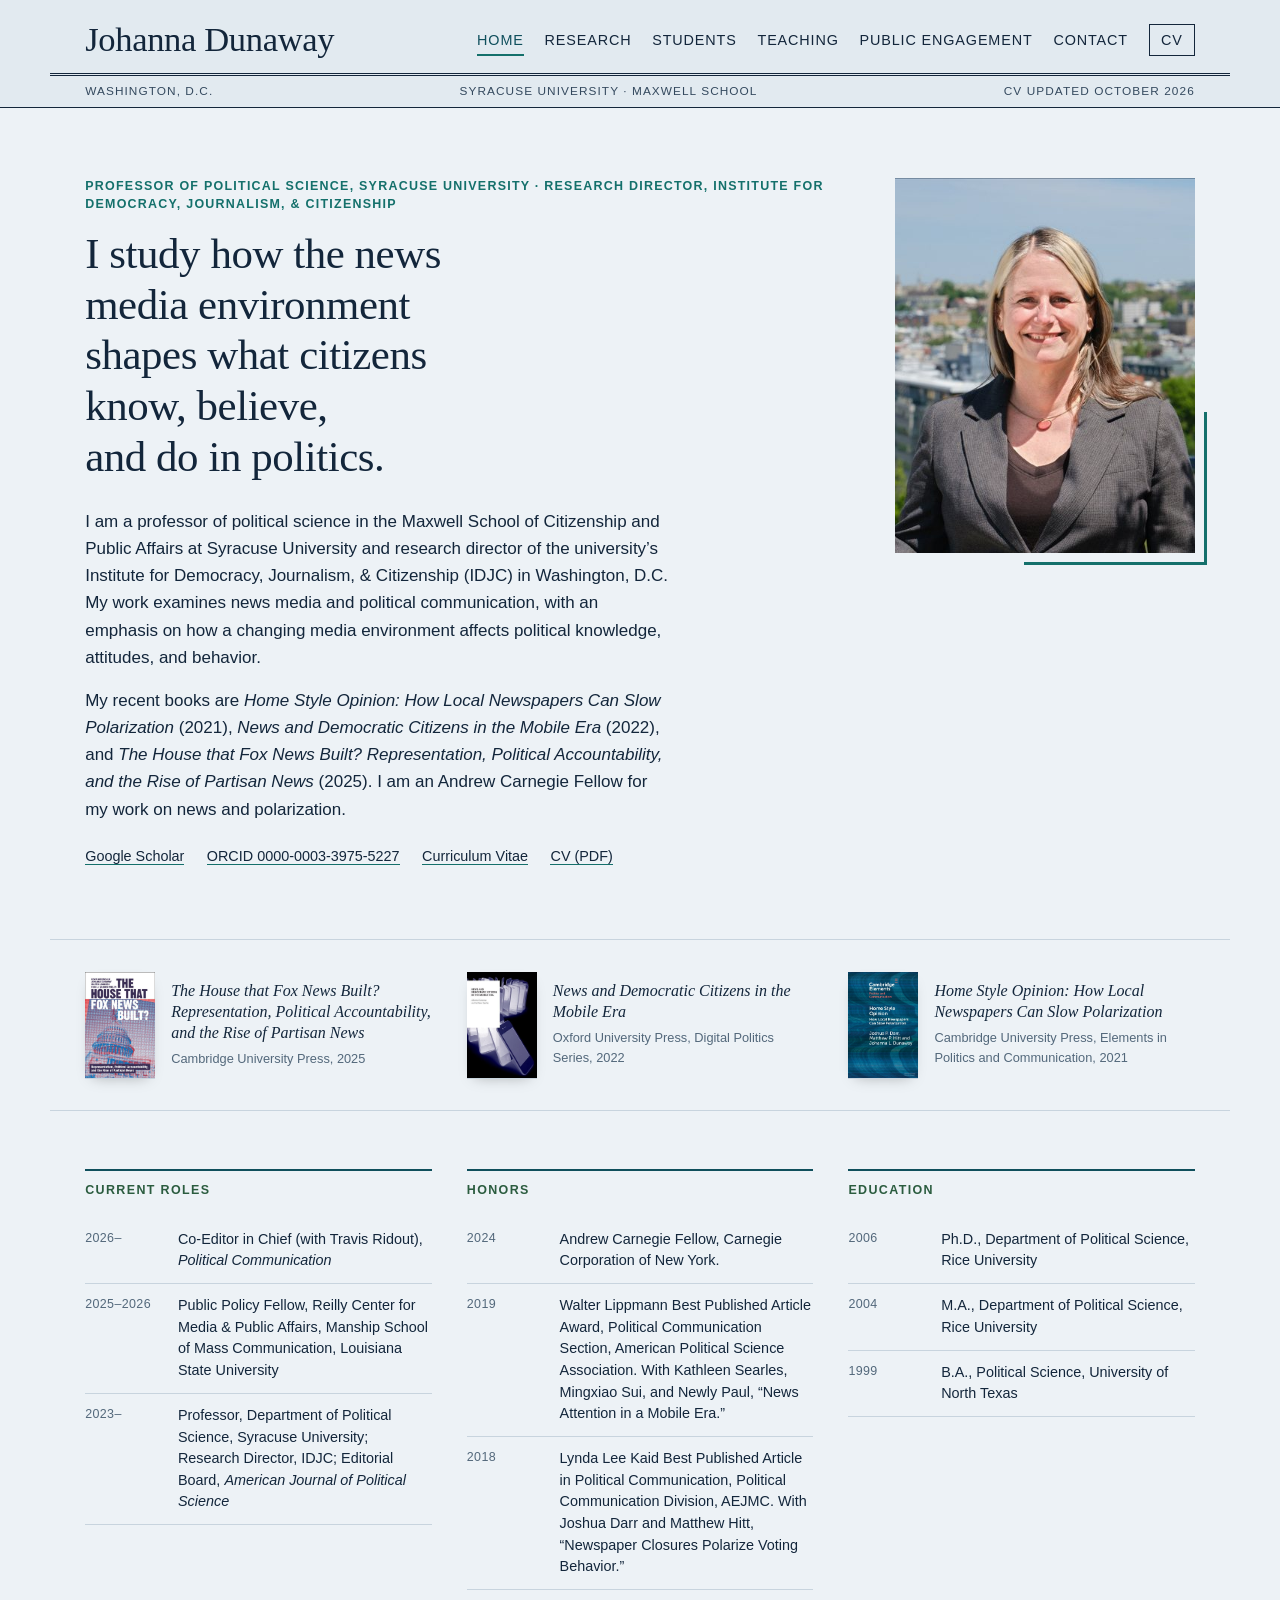
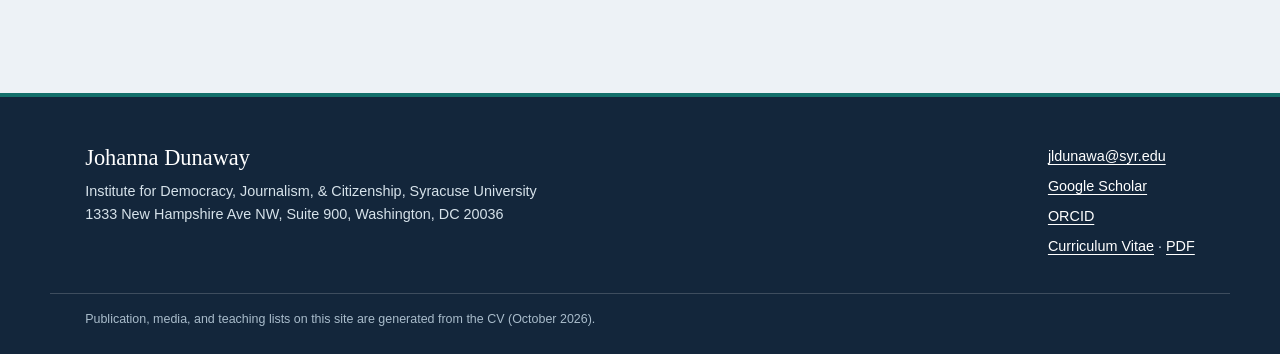
<file: index.html>
<!doctype html>
<html lang="en">
<head>
<meta charset="utf-8">
<meta name="viewport" content="width=device-width, initial-scale=1">
<title>Johanna Dunaway</title>
<meta name="description" content="Johanna Dunaway studies how the news media environment shapes what citizens know, believe, and do in politics. Professor of political science at Syracuse University and research director of IDJC.">
<meta property="og:title" content="Johanna Dunaway">
<meta property="og:description" content="Johanna Dunaway studies how the news media environment shapes what citizens know, believe, and do in politics. Professor of political science at Syracuse University and research director of IDJC.">
<meta property="og:image" content="img/portrait-480.jpg">
<link rel="icon" href="data:image/svg+xml,<svg xmlns='http://www.w3.org/2000/svg' viewBox='0 0 32 32'><rect width='32' height='32' rx='4' fill='%231d2a3a'/><text x='16' y='23' font-family='Georgia,serif' font-size='19' text-anchor='middle' fill='%23f5f1e8'>JD</text></svg>">
<link rel="preconnect" href="https://api.fontshare.com" crossorigin>
<link href="https://api.fontshare.com/v2/css?f[]=zodiak@400,500,700&f[]=switzer@400,500,600&display=swap" rel="stylesheet">
<link rel="stylesheet" href="css/site.css">
</head>
<body>
<a class="skip" href="#main">Skip to content</a>
<header class="masthead">
  <div class="wrap masthead-row">
    <a class="wordmark" href="index.html">Johanna Dunaway</a>
    <button class="nav-toggle" aria-expanded="false" aria-controls="nav">Menu</button>
    <nav id="nav" aria-label="Main">
      <ul>
      <li><a href="index.html" aria-current="page">Home</a></li><li><a href="research.html">Research</a></li><li><a href="students.html">Students</a></li><li><a href="teaching.html">Teaching</a></li><li><a href="media.html">Public Engagement</a></li><li><a href="contact.html">Contact</a></li><li><a href="cv.html" class="cv-link">CV</a></li>
      </ul>
    </nav>
  </div>
  <div class="wrap dateline"><span>Washington, D.C.</span><span>Syracuse University · Maxwell School</span><span>CV updated October 2026</span></div>
</header>
<main id="main">

<section class="hero wrap">
  <div class="hero-text">
    <p class="kicker">Professor of Political Science, Syracuse University · Research Director, Institute for Democracy, Journalism, &amp; Citizenship</p>
    <h1>I study how the news media environment shapes what citizens know, believe, and do in politics.</h1>
    <p class="bio">I am a professor of political science in the Maxwell School of Citizenship and Public Affairs at Syracuse University and research director of the university’s Institute for Democracy, Journalism, &amp; Citizenship (IDJC) in Washington, D.C. My work examines news media and political communication, with an emphasis on how a changing media environment affects political knowledge, attitudes, and behavior.</p><p class="bio">My recent books are <em>Home Style Opinion: How Local Newspapers Can Slow Polarization</em> (2021), <em>News and Democratic Citizens in the Mobile Era</em> (2022), and <em>The House that Fox News Built? Representation, Political Accountability, and the Rise of Partisan News</em> (2025). I am an Andrew Carnegie Fellow for my work on news and polarization.</p>
    <p class="linkrow"><a href="https://scholar.google.com/citations?user=AzPHmwYAAAAJ&amp;hl=en">Google Scholar</a><a href="https://orcid.org/0000-0003-3975-5227">ORCID 0000-0003-3975-5227</a><a href="cv.html">Curriculum Vitae</a><a href="Dunaway_CV.pdf">CV (PDF)</a></p>
  </div>
  <figure class="hero-photo">
    <img src="img/portrait.jpg" srcset="img/portrait-480.jpg 400w, img/portrait.jpg 800w" sizes="(max-width: 760px) 220px, 300px" width="800" height="1000" alt="Johanna Dunaway on a rooftop with Washington, D.C. behind her">
  </figure>
</section>
<section class="wrap books-strip" aria-label="Books">
  <a class="book-mini" href="research.html#books"><img src="img/cover-fox.jpg" alt="Cover of The House that Fox News Built? Representation, Political Accountability, and the Rise of Partisan News" loading="lazy" width="140" height="212"><span><em>The House that Fox News Built? Representation, Political Accountability, and the Rise of Partisan News</em><small>Cambridge University Press, 2025</small></span></a><a class="book-mini" href="research.html#books"><img src="img/cover-mobile.jpg" alt="Cover of News and Democratic Citizens in the Mobile Era" loading="lazy" width="140" height="212"><span><em>News and Democratic Citizens in the Mobile Era</em><small>Oxford University Press, Digital Politics Series, 2022</small></span></a><a class="book-mini" href="research.html#books"><img src="img/cover-homestyle.jpg" alt="Cover of Home Style Opinion: How Local Newspapers Can Slow Polarization" loading="lazy" width="140" height="212"><span><em>Home Style Opinion: How Local Newspapers Can Slow Polarization</em><small>Cambridge University Press, Elements in Politics and Communication, 2021</small></span></a>
</section>
<div class="wrap grid-3">
  <section><h2 class="label">Current roles</h2>
    <ul class="dated"><li><span class="d">2026–</span><span class="t">Co-Editor in Chief (with Travis Ridout), <em>Political Communication</em></span></li><li><span class="d">2025–2026</span><span class="t">Public Policy Fellow, Reilly Center for Media &amp; Public Affairs, Manship School of Mass Communication, Louisiana State University</span></li><li><span class="d">2023–</span><span class="t">Professor, Department of Political Science, Syracuse University; Research Director, IDJC; Editorial Board, <em>American Journal of Political Science</em></span></li></ul></section>
  <section><h2 class="label">Honors</h2><ul class="dated"><li><span class="d">2024</span><span class="t">Andrew Carnegie Fellow, Carnegie Corporation of New York.</span></li><li><span class="d">2019</span><span class="t">Walter Lippmann Best Published Article Award, Political Communication Section, American Political Science Association. With Kathleen Searles, Mingxiao Sui, and Newly Paul, “News Attention in a Mobile Era.”</span></li><li><span class="d">2018</span><span class="t">Lynda Lee Kaid Best Published Article in Political Communication, Political Communication Division, AEJMC. With Joshua Darr and Matthew Hitt, “Newspaper Closures Polarize Voting Behavior.”</span></li></ul></section>
  <section><h2 class="label">Education</h2>
    <ul class="dated"><li><span class="d">2006</span><span class="t">Ph.D., Department of Political Science, Rice University</span></li><li><span class="d">2004</span><span class="t">M.A., Department of Political Science, Rice University</span></li><li><span class="d">1999</span><span class="t">B.A., Political Science, University of North Texas</span></li></ul></section>
</div>

</main>
<footer class="footer">
  <div class="wrap footer-row">
    <div>
      <p class="footer-name">Johanna Dunaway</p>
      <p>Institute for Democracy, Journalism, &amp; Citizenship, Syracuse University<br>1333 New Hampshire Ave NW, Suite 900, Washington, DC 20036</p>
    </div>
    <ul class="footer-links">
      <li><a href="mailto:jldunawa@syr.edu">jldunawa@syr.edu</a></li>
      <li><a href="https://scholar.google.com/citations?user=AzPHmwYAAAAJ&amp;hl=en">Google Scholar</a></li>
      <li><a href="https://orcid.org/0000-0003-3975-5227">ORCID</a></li>
      <li><a href="cv.html">Curriculum Vitae</a> · <a href="Dunaway_CV.pdf">PDF</a></li>
    </ul>
  </div>
  <div class="wrap footer-fine">Publication, media, and teaching lists on this site are generated from the CV (October 2026).</div>
</footer>
<script>
const b=document.querySelector('.nav-toggle'),n=document.getElementById('nav');
b.addEventListener('click',()=>{const o=n.classList.toggle('open');b.setAttribute('aria-expanded',o)});
</script>
</body>
</html>
</file>
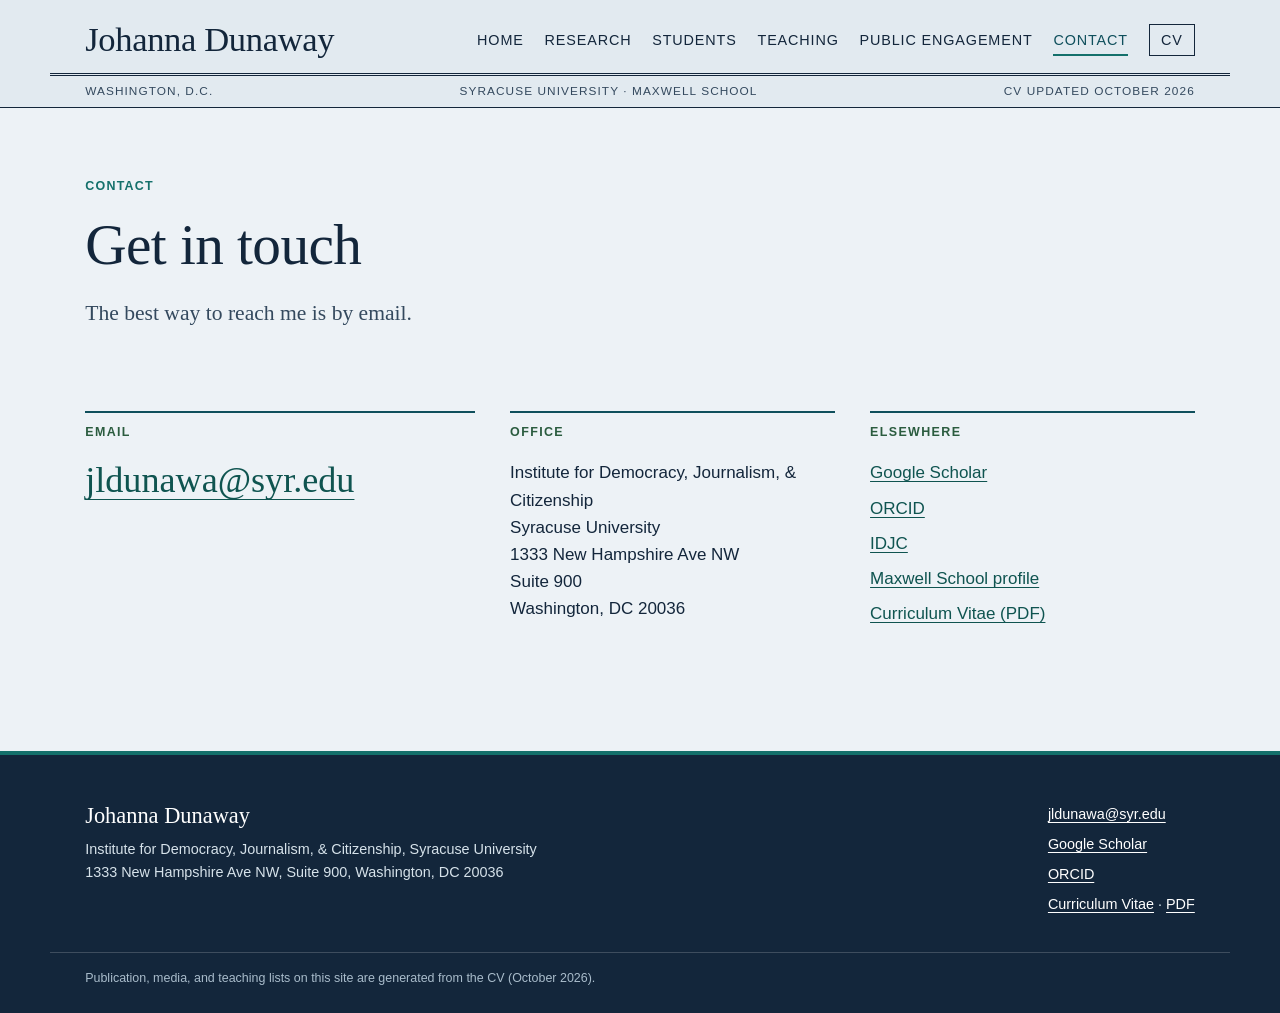
<file: contact.html>
<!doctype html>
<html lang="en">
<head>
<meta charset="utf-8">
<meta name="viewport" content="width=device-width, initial-scale=1">
<title>Contact · Johanna Dunaway</title>
<meta name="description" content="Johanna Dunaway studies how the news media environment shapes what citizens know, believe, and do in politics. Professor of political science at Syracuse University and research director of IDJC.">
<meta property="og:title" content="Johanna Dunaway">
<meta property="og:description" content="Johanna Dunaway studies how the news media environment shapes what citizens know, believe, and do in politics. Professor of political science at Syracuse University and research director of IDJC.">
<meta property="og:image" content="img/portrait-480.jpg">
<link rel="icon" href="data:image/svg+xml,<svg xmlns='http://www.w3.org/2000/svg' viewBox='0 0 32 32'><rect width='32' height='32' rx='4' fill='%231d2a3a'/><text x='16' y='23' font-family='Georgia,serif' font-size='19' text-anchor='middle' fill='%23f5f1e8'>JD</text></svg>">
<link rel="preconnect" href="https://api.fontshare.com" crossorigin>
<link href="https://api.fontshare.com/v2/css?f[]=zodiak@400,500,700&f[]=switzer@400,500,600&display=swap" rel="stylesheet">
<link rel="stylesheet" href="css/site.css">
</head>
<body>
<a class="skip" href="#main">Skip to content</a>
<header class="masthead">
  <div class="wrap masthead-row">
    <a class="wordmark" href="index.html">Johanna Dunaway</a>
    <button class="nav-toggle" aria-expanded="false" aria-controls="nav">Menu</button>
    <nav id="nav" aria-label="Main">
      <ul>
      <li><a href="index.html">Home</a></li><li><a href="research.html">Research</a></li><li><a href="students.html">Students</a></li><li><a href="teaching.html">Teaching</a></li><li><a href="media.html">Public Engagement</a></li><li><a href="contact.html" aria-current="page">Contact</a></li><li><a href="cv.html" class="cv-link">CV</a></li>
      </ul>
    </nav>
  </div>
  <div class="wrap dateline"><span>Washington, D.C.</span><span>Syracuse University · Maxwell School</span><span>CV updated October 2026</span></div>
</header>
<main id="main">

<header class="page-head wrap"><p class="kicker">Contact</p><h1>Get in touch</h1><p class="lede">The best way to reach me is by email.</p></header>
<section class="wrap section contact">
  <div><h2 class="label">Email</h2><p class="big"><a href="mailto:jldunawa@syr.edu">jldunawa@syr.edu</a></p></div>
  <div><h2 class="label">Office</h2><p>Institute for Democracy, Journalism, &amp; Citizenship<br>Syracuse University<br>1333 New Hampshire Ave NW<br>Suite 900<br>Washington, DC 20036</p></div>
  <div><h2 class="label">Elsewhere</h2><ul class="plain">
    <li><a href="https://scholar.google.com/citations?user=AzPHmwYAAAAJ&amp;hl=en">Google Scholar</a></li><li><a href="https://orcid.org/0000-0003-3975-5227">ORCID</a></li>
    <li><a href="https://idjc.syracuse.edu">IDJC</a></li><li><a href="https://www.maxwell.syr.edu/directory/johanna-dunaway">Maxwell School profile</a></li>
    <li><a href="Dunaway_CV.pdf">Curriculum Vitae (PDF)</a></li></ul></div>
</section>

</main>
<footer class="footer">
  <div class="wrap footer-row">
    <div>
      <p class="footer-name">Johanna Dunaway</p>
      <p>Institute for Democracy, Journalism, &amp; Citizenship, Syracuse University<br>1333 New Hampshire Ave NW, Suite 900, Washington, DC 20036</p>
    </div>
    <ul class="footer-links">
      <li><a href="mailto:jldunawa@syr.edu">jldunawa@syr.edu</a></li>
      <li><a href="https://scholar.google.com/citations?user=AzPHmwYAAAAJ&amp;hl=en">Google Scholar</a></li>
      <li><a href="https://orcid.org/0000-0003-3975-5227">ORCID</a></li>
      <li><a href="cv.html">Curriculum Vitae</a> · <a href="Dunaway_CV.pdf">PDF</a></li>
    </ul>
  </div>
  <div class="wrap footer-fine">Publication, media, and teaching lists on this site are generated from the CV (October 2026).</div>
</footer>
<script>
const b=document.querySelector('.nav-toggle'),n=document.getElementById('nav');
b.addEventListener('click',()=>{const o=n.classList.toggle('open');b.setAttribute('aria-expanded',o)});
</script>
</body>
</html>
</file>
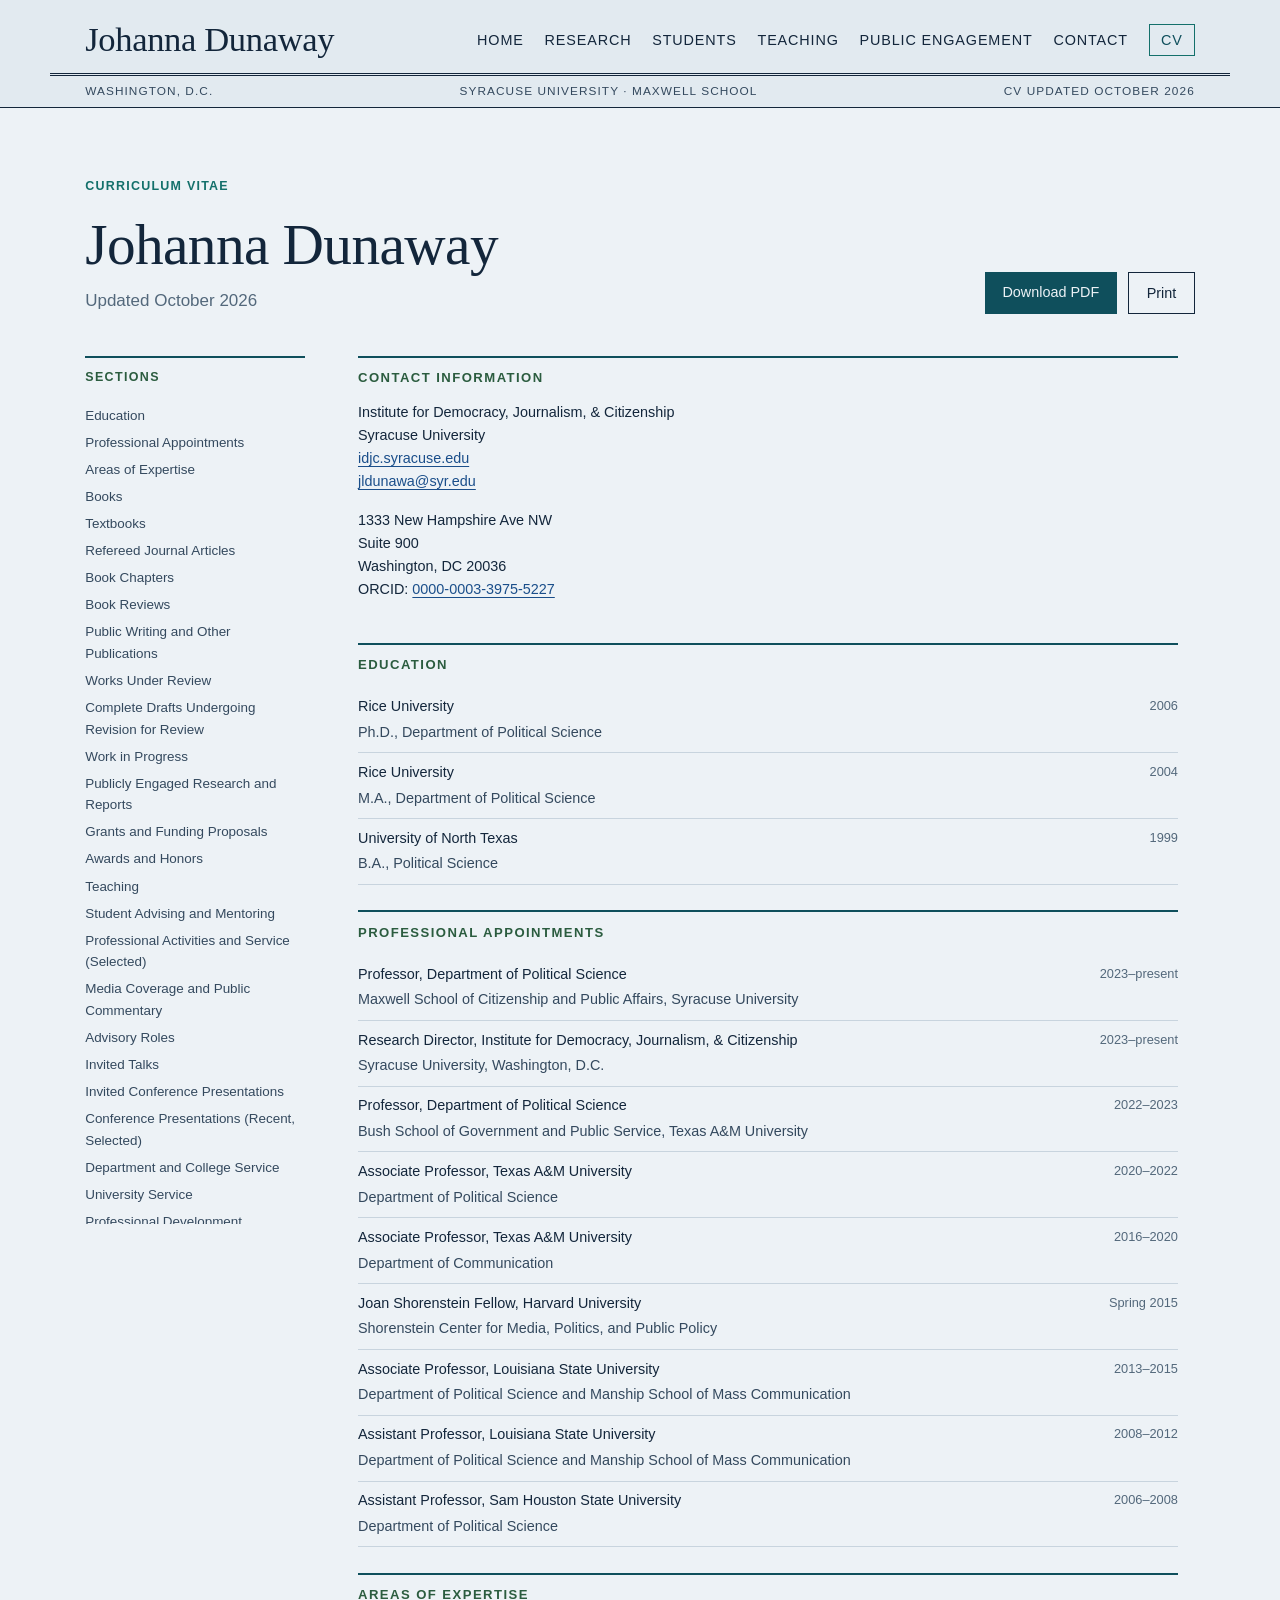
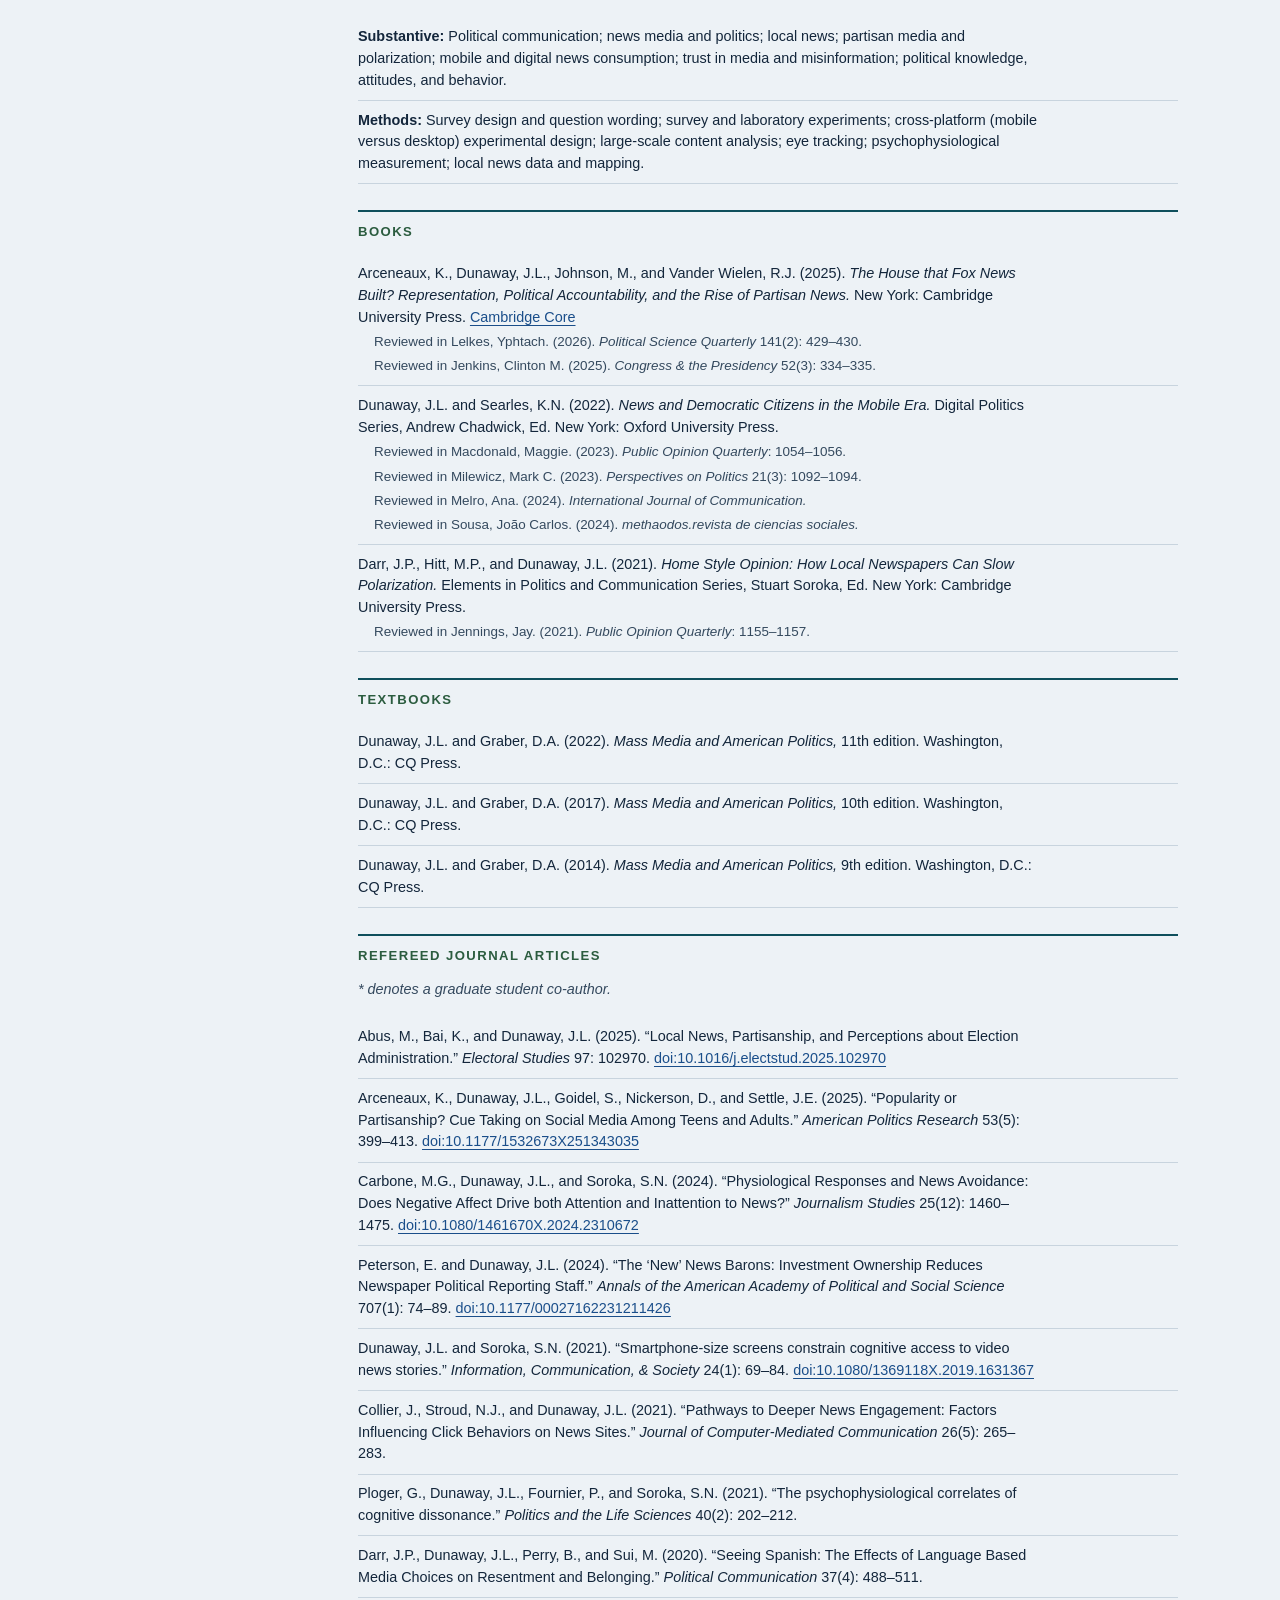
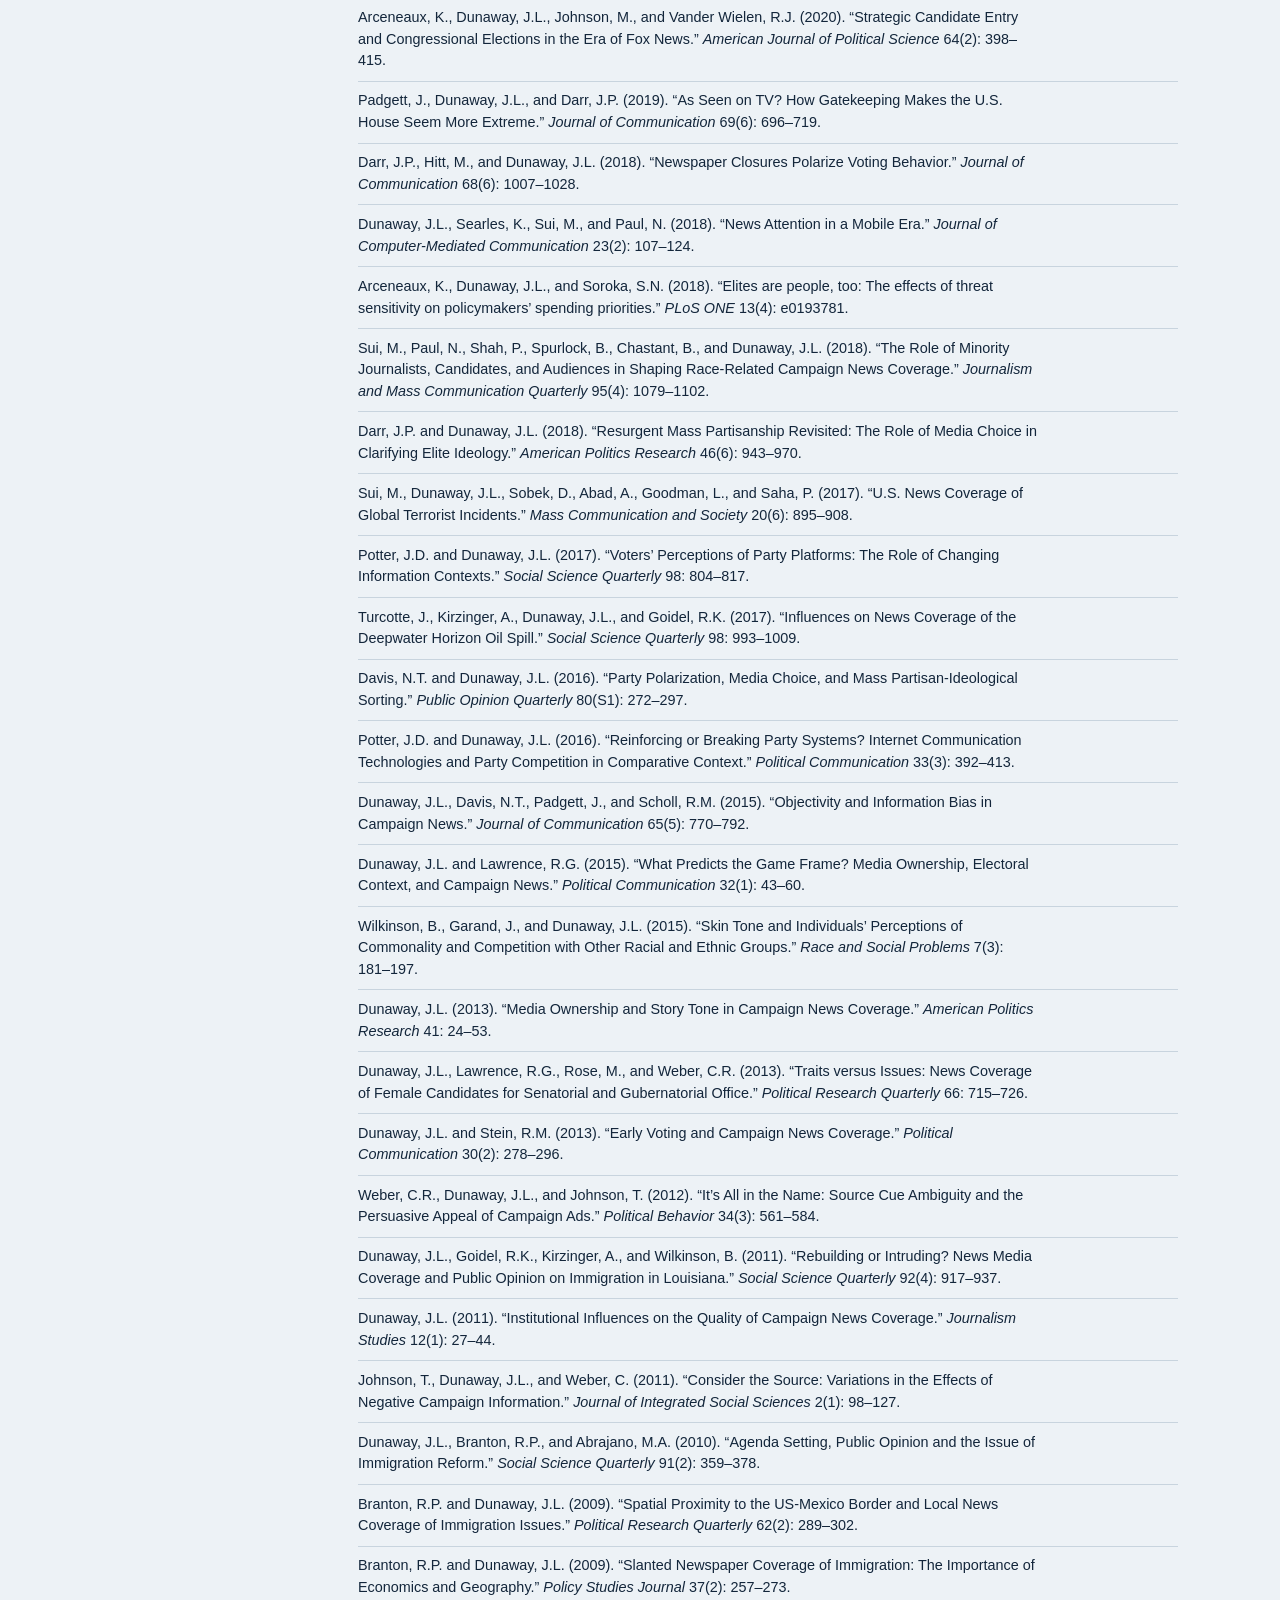
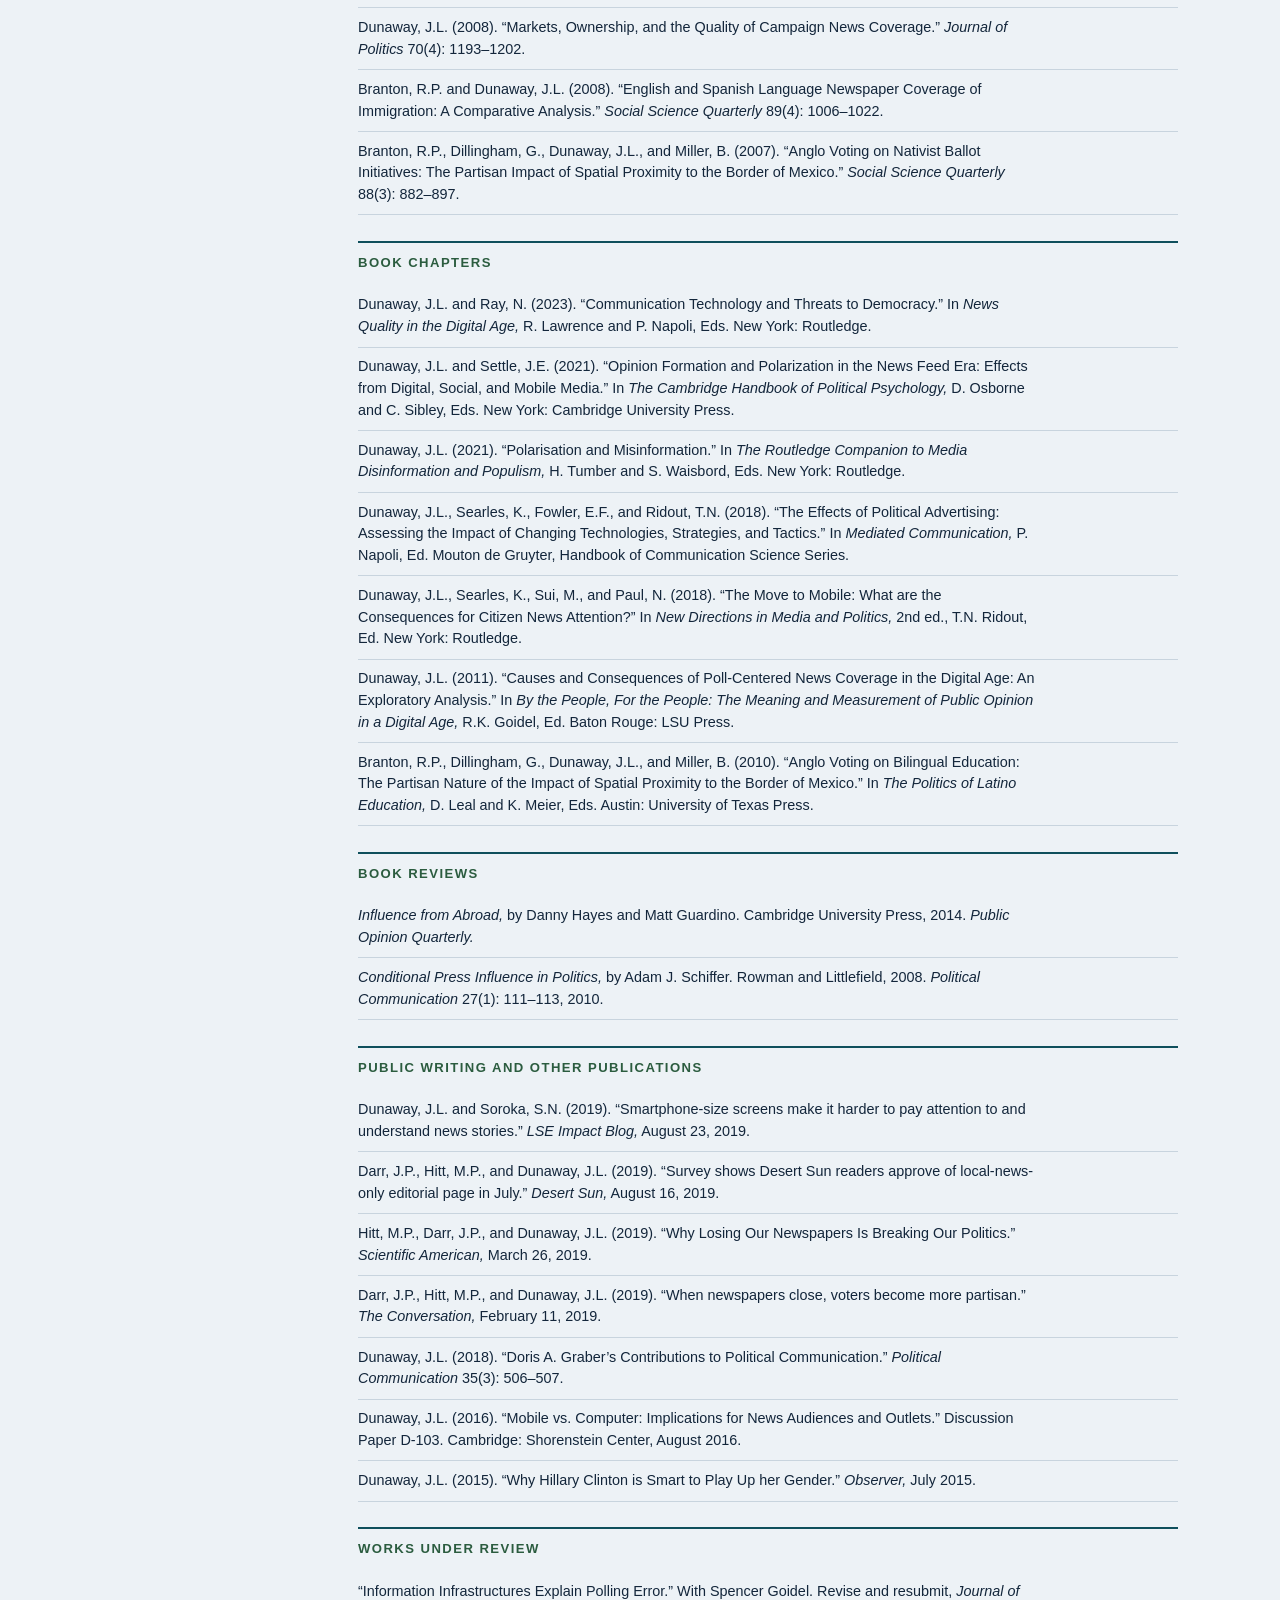
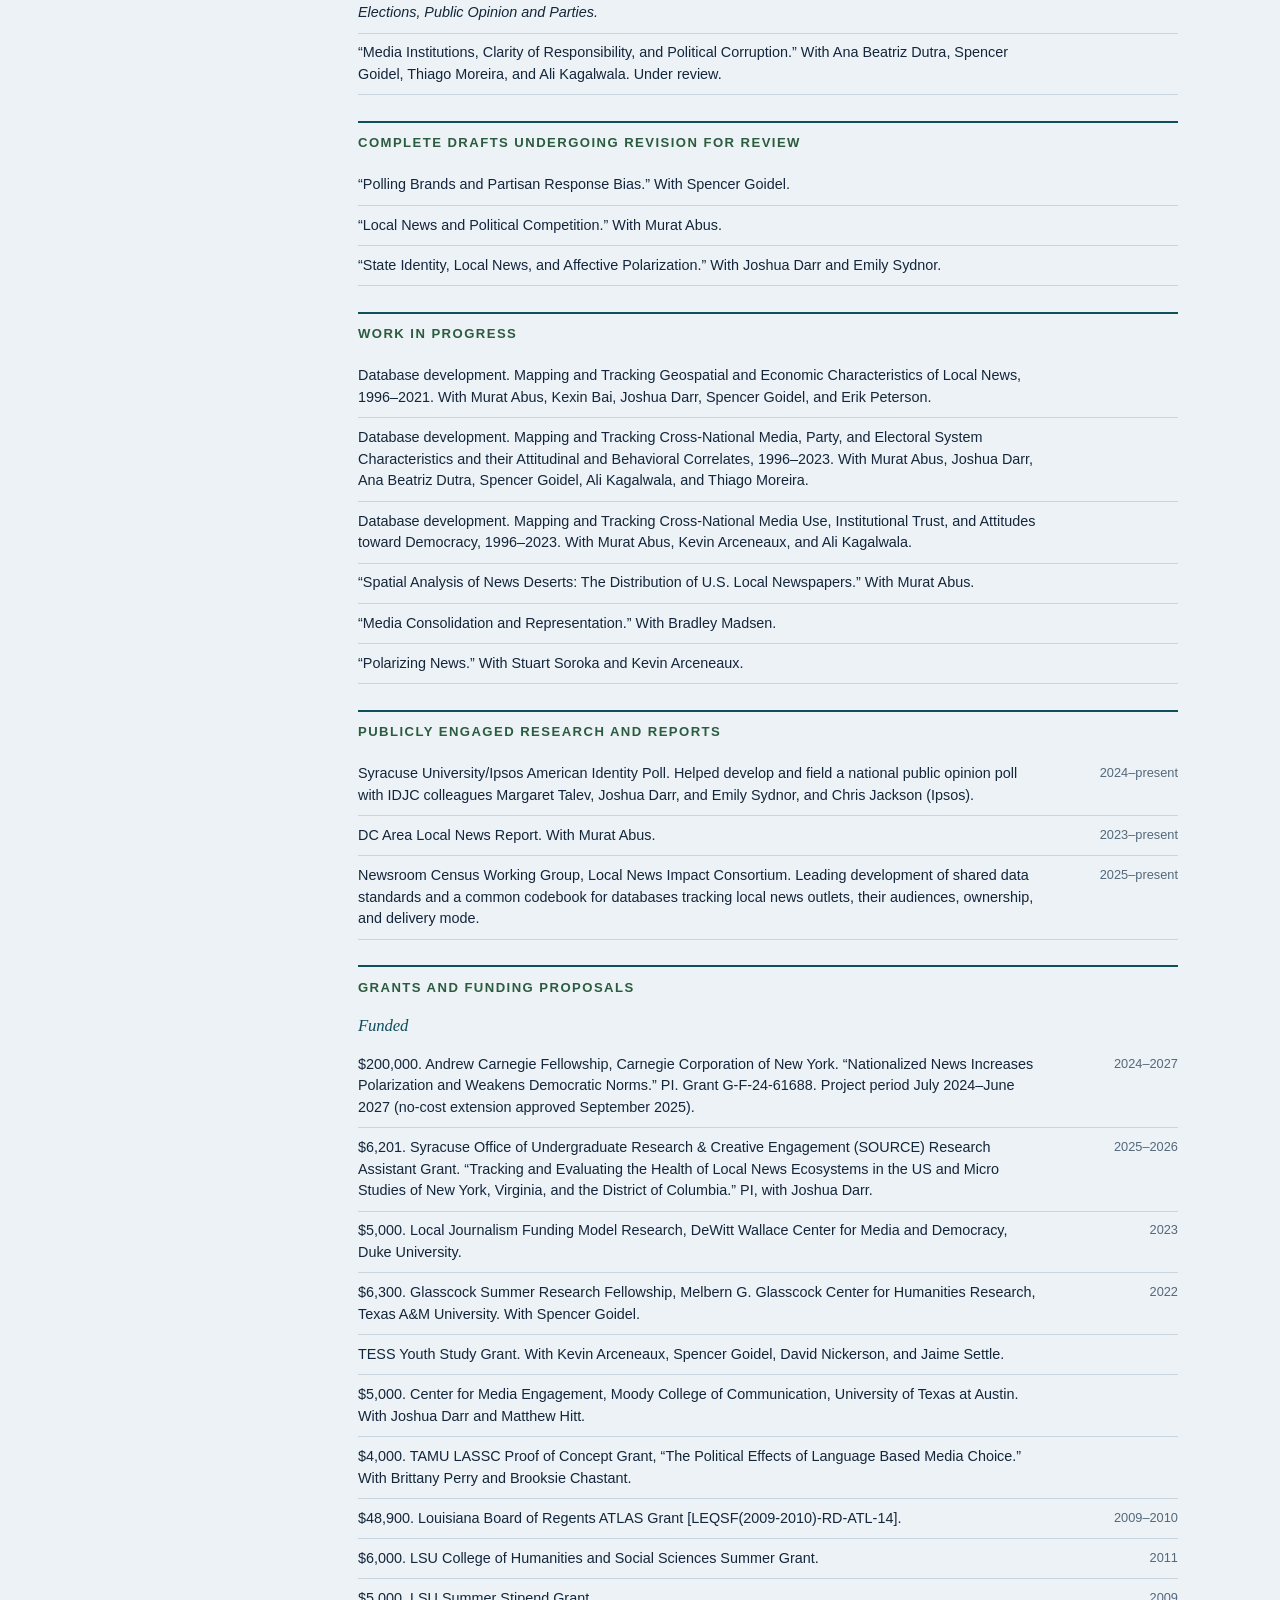
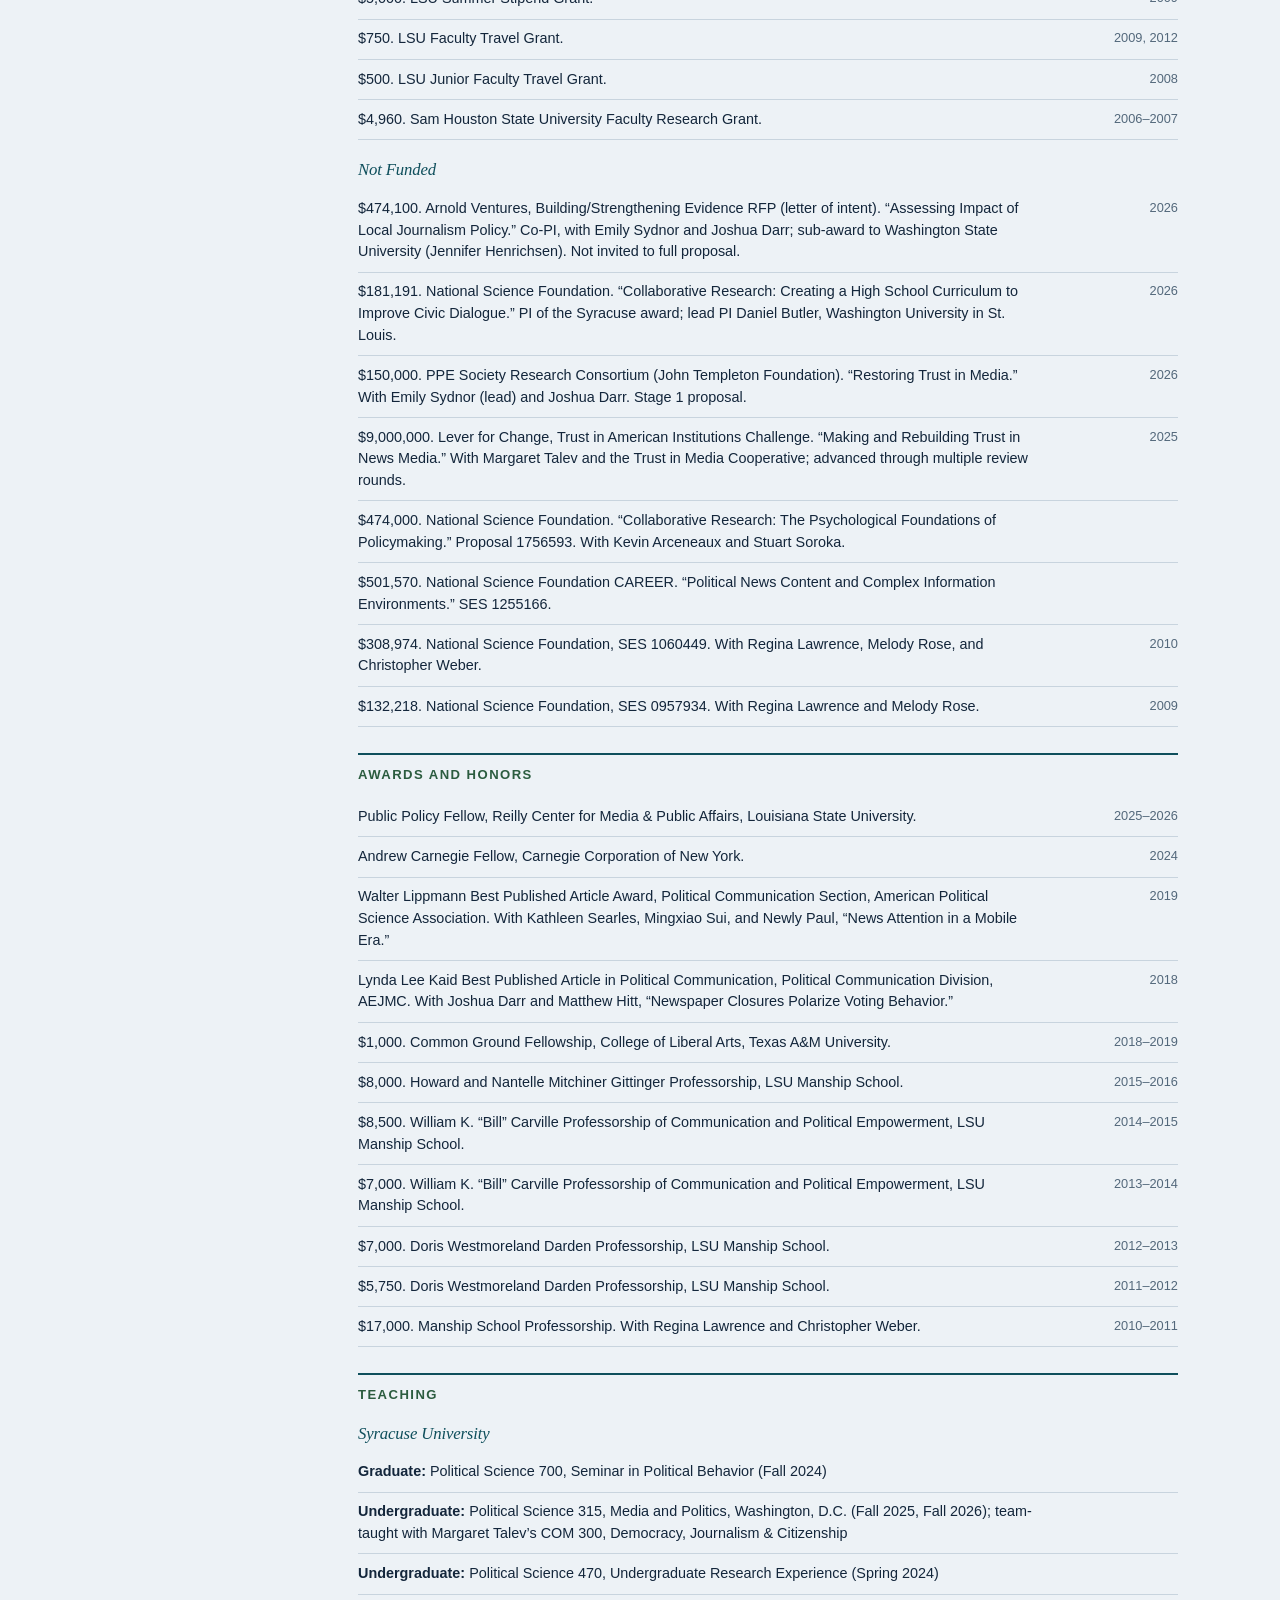
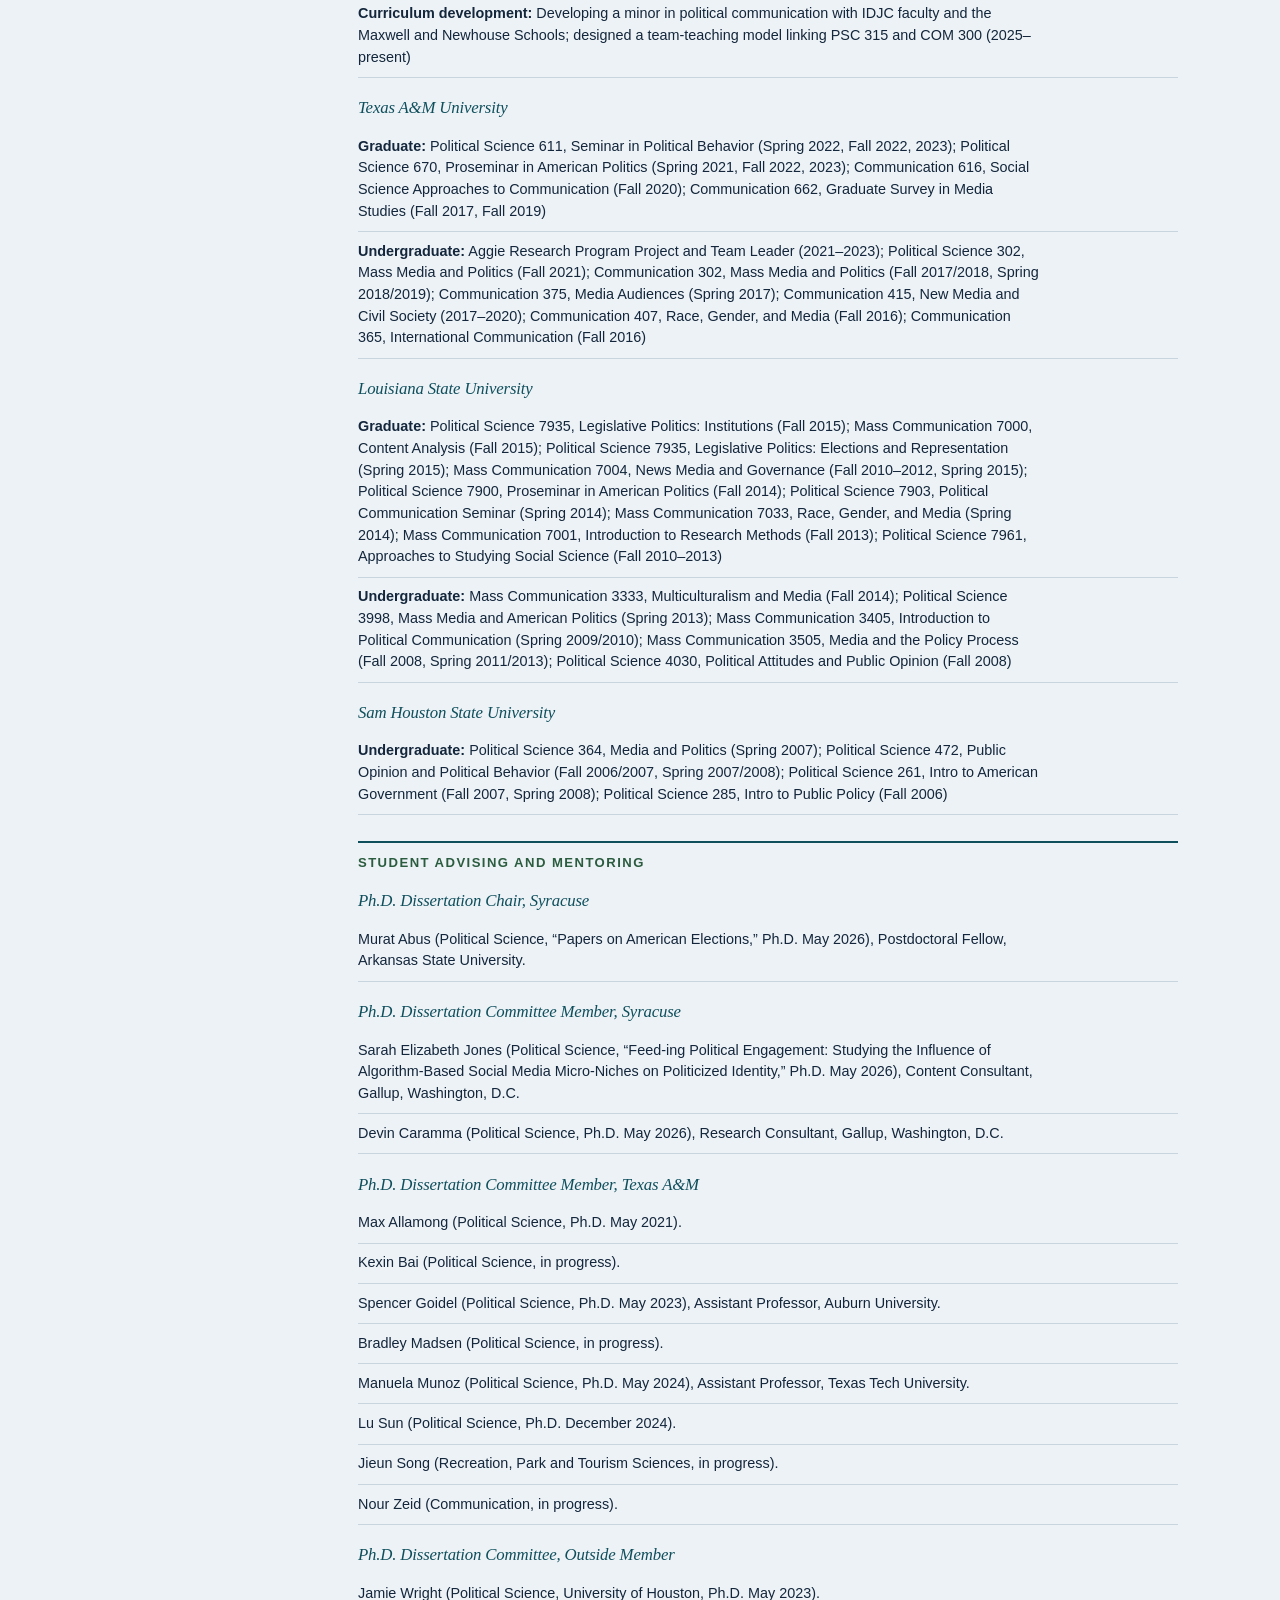
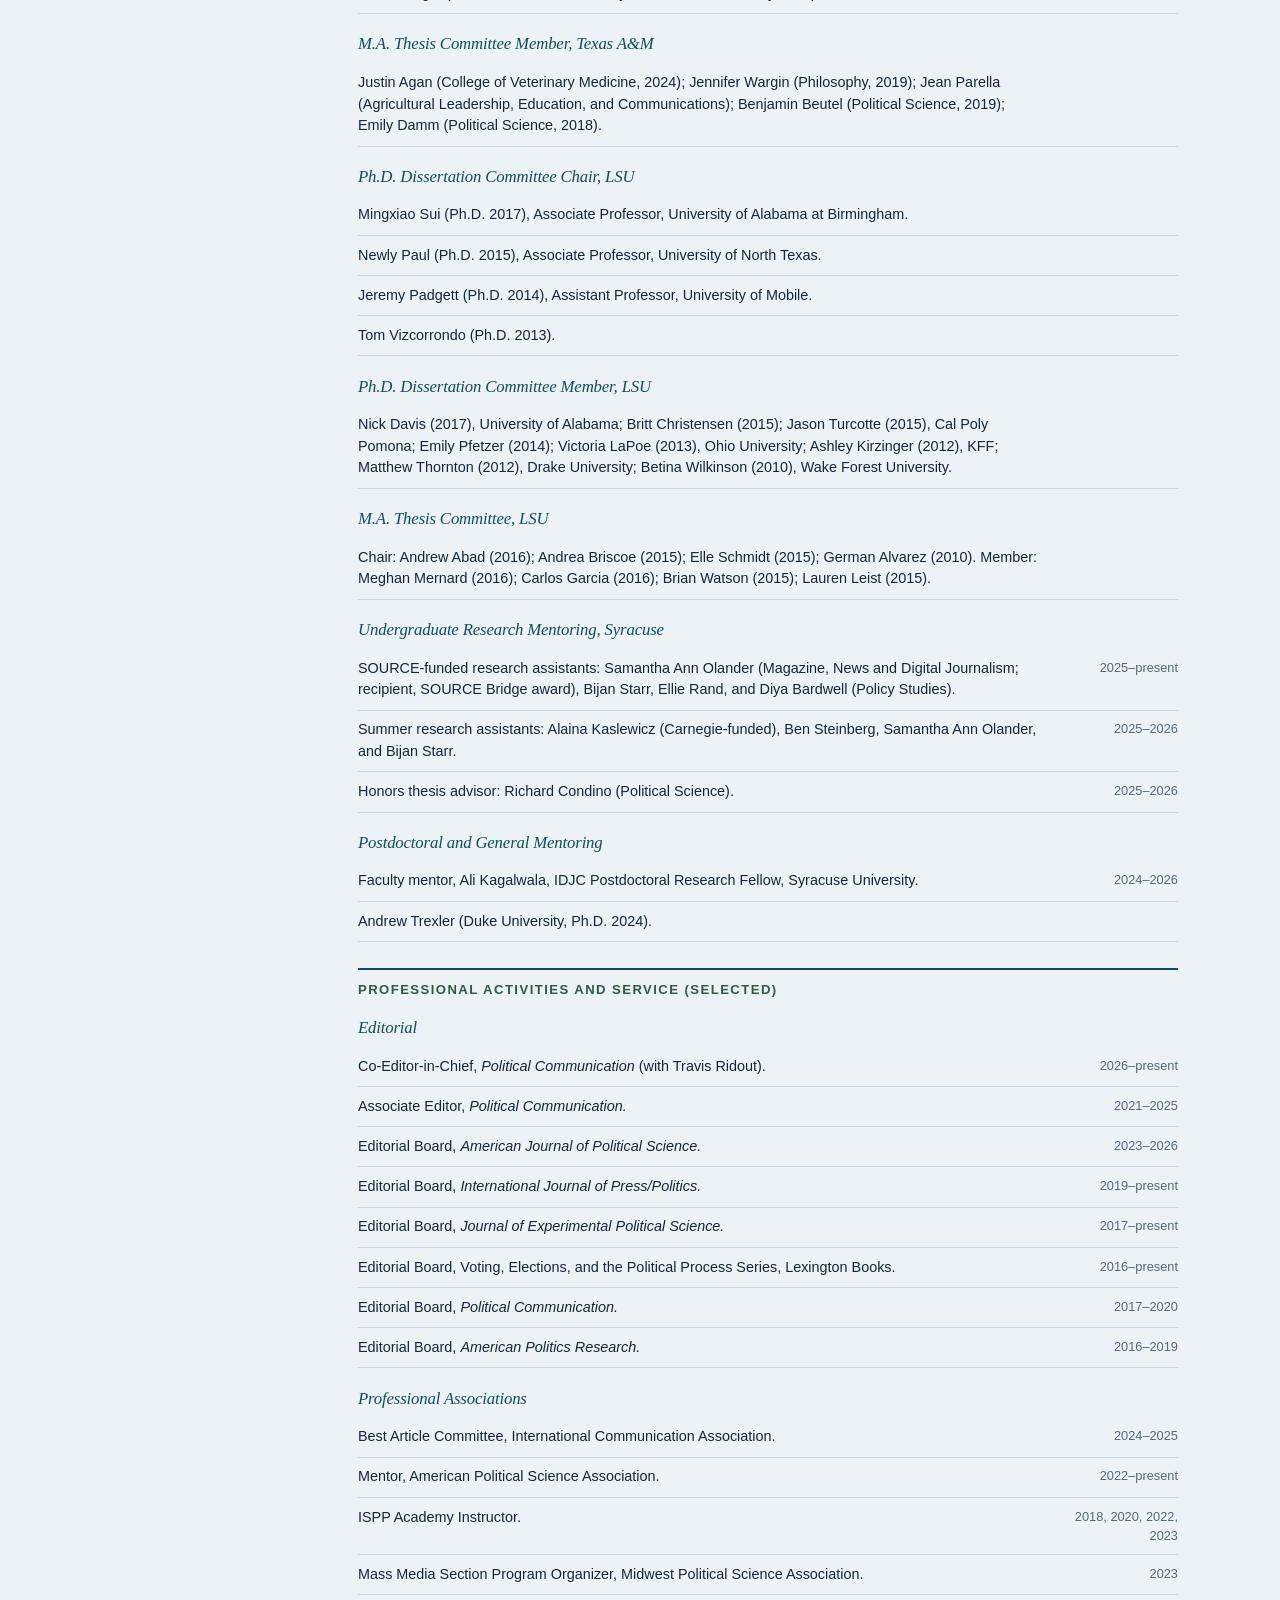
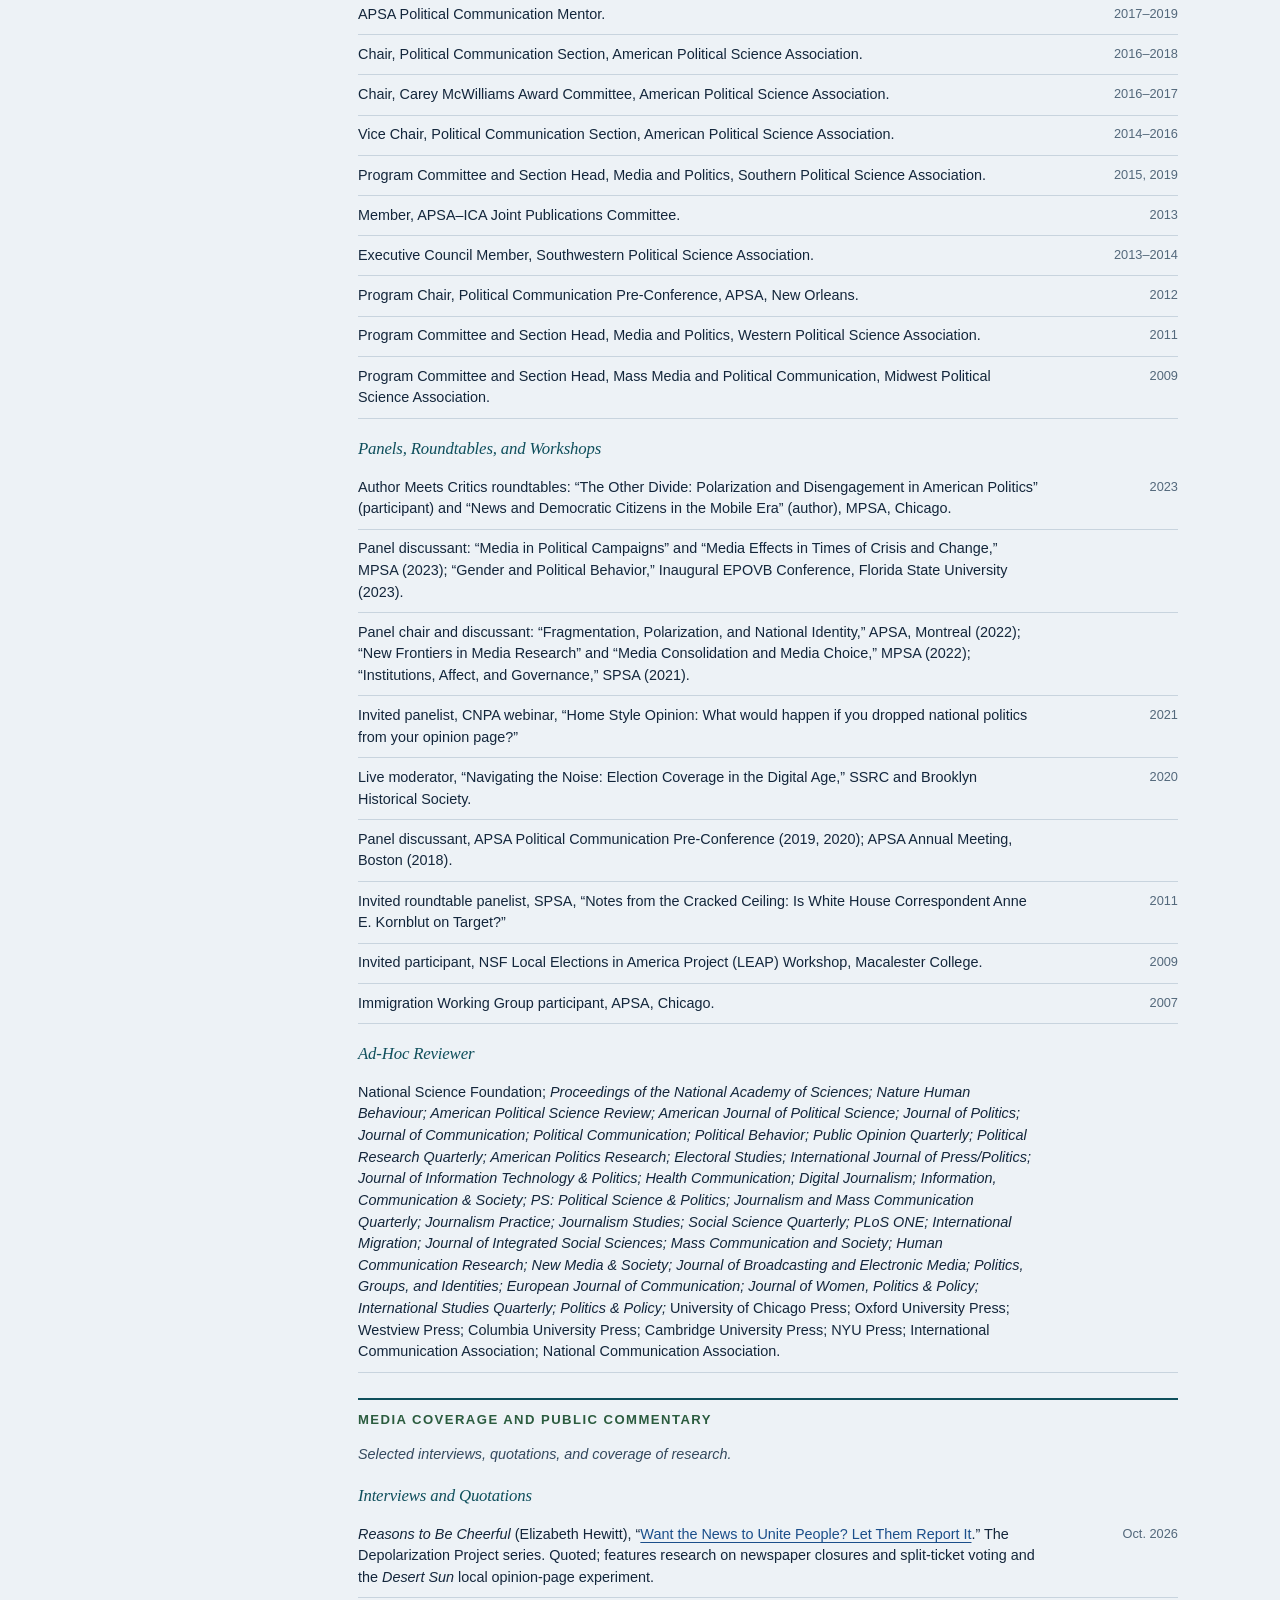
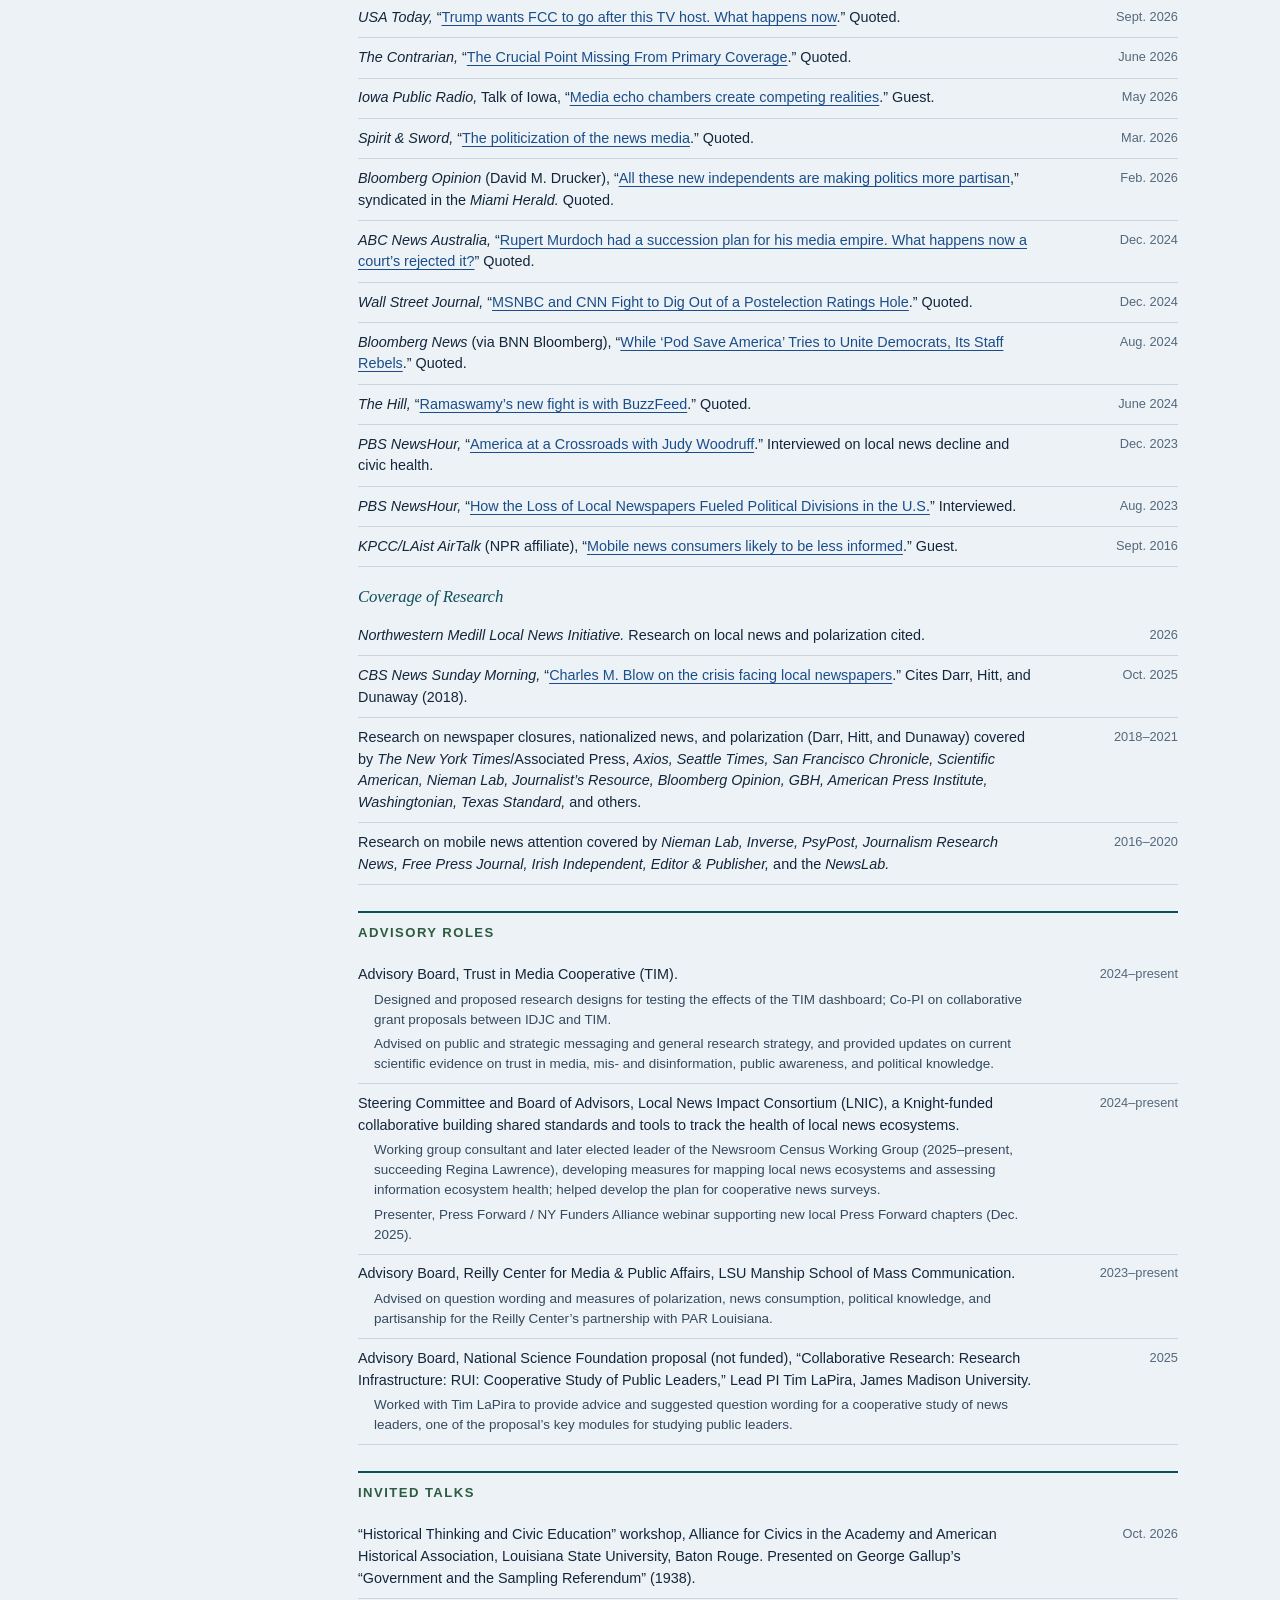
<file: cv.html>
<!doctype html>
<html lang="en">
<head>
<meta charset="utf-8">
<meta name="viewport" content="width=device-width, initial-scale=1">
<title>CV · Johanna Dunaway</title>
<meta name="description" content="Johanna Dunaway studies how the news media environment shapes what citizens know, believe, and do in politics. Professor of political science at Syracuse University and research director of IDJC.">
<meta property="og:title" content="Johanna Dunaway">
<meta property="og:description" content="Johanna Dunaway studies how the news media environment shapes what citizens know, believe, and do in politics. Professor of political science at Syracuse University and research director of IDJC.">
<meta property="og:image" content="img/portrait-480.jpg">
<link rel="icon" href="data:image/svg+xml,<svg xmlns='http://www.w3.org/2000/svg' viewBox='0 0 32 32'><rect width='32' height='32' rx='4' fill='%231d2a3a'/><text x='16' y='23' font-family='Georgia,serif' font-size='19' text-anchor='middle' fill='%23f5f1e8'>JD</text></svg>">
<link rel="preconnect" href="https://api.fontshare.com" crossorigin>
<link href="https://api.fontshare.com/v2/css?f[]=zodiak@400,500,700&f[]=switzer@400,500,600&display=swap" rel="stylesheet">
<link rel="stylesheet" href="css/site.css">
</head>
<body>
<a class="skip" href="#main">Skip to content</a>
<header class="masthead">
  <div class="wrap masthead-row">
    <a class="wordmark" href="index.html">Johanna Dunaway</a>
    <button class="nav-toggle" aria-expanded="false" aria-controls="nav">Menu</button>
    <nav id="nav" aria-label="Main">
      <ul>
      <li><a href="index.html">Home</a></li><li><a href="research.html">Research</a></li><li><a href="students.html">Students</a></li><li><a href="teaching.html">Teaching</a></li><li><a href="media.html">Public Engagement</a></li><li><a href="contact.html">Contact</a></li><li><a href="cv.html" class="cv-link" aria-current="page">CV</a></li>
      </ul>
    </nav>
  </div>
  <div class="wrap dateline"><span>Washington, D.C.</span><span>Syracuse University · Maxwell School</span><span>CV updated October 2026</span></div>
</header>
<main id="main">

<header class="page-head wrap cv-head">
  <div>
    <p class="kicker">Curriculum Vitae</p>
    <h1>Johanna Dunaway</h1>
    <p class="cv-updated">Updated October 2026</p>
  </div>
  <p class="cv-actions"><a class="button" href="Dunaway_CV.pdf" download>Download PDF</a><button class="button ghost" type="button" onclick="window.print()">Print</button></p>
</header>
<div class="wrap cv-layout">
  <aside class="cv-toc" aria-label="CV sections">
    <h2 class="label">Sections</h2>
    <ol><li><a href="#education">Education</a></li><li><a href="#appointments">Professional Appointments</a></li><li><a href="#expertise">Areas of Expertise</a></li><li><a href="#books">Books</a></li><li><a href="#textbooks">Textbooks</a></li><li><a href="#articles">Refereed Journal Articles</a></li><li><a href="#chapters">Book Chapters</a></li><li><a href="#reviews">Book Reviews</a></li><li><a href="#public_writing">Public Writing and Other Publications</a></li><li><a href="#under_review">Works Under Review</a></li><li><a href="#drafts">Complete Drafts Undergoing Revision for Review</a></li><li><a href="#wip">Work in Progress</a></li><li><a href="#public_scholarship">Publicly Engaged Research and Reports</a></li><li><a href="#grants">Grants and Funding Proposals</a></li><li><a href="#awards">Awards and Honors</a></li><li><a href="#teaching">Teaching</a></li><li><a href="#advising">Student Advising and Mentoring</a></li><li><a href="#service_prof">Professional Activities and Service (Selected)</a></li><li><a href="#media">Media Coverage and Public Commentary</a></li><li><a href="#advisory">Advisory Roles</a></li><li><a href="#talks">Invited Talks</a></li><li><a href="#invited_conf">Invited Conference Presentations</a></li><li><a href="#conf">Conference Presentations (Recent, Selected)</a></li><li><a href="#dept_service">Department and College Service</a></li><li><a href="#univ_service">University Service</a></li><li><a href="#prof_dev">Professional Development</a></li></ol>
  </aside>
  <article class="cv-body">
    <section class="cv-sec" aria-labelledby="h-contact">
      <h2 id="h-contact">Contact Information</h2>
      <p>Institute for Democracy, Journalism, &amp; Citizenship<br>Syracuse University<br><a href="https://idjc.syracuse.edu">idjc.syracuse.edu</a><br><a href="mailto:jldunawa@syr.edu">jldunawa@syr.edu</a></p>
      <p>1333 New Hampshire Ave NW<br>Suite 900<br>Washington, DC 20036<br>ORCID: <a href="https://orcid.org/0000-0003-3975-5227">0000-0003-3975-5227</a></p>
    </section>
    
    <section class="cv-sec" id="education" aria-labelledby="h-education">
      <h2 id="h-education">Education</h2>
      
      <ul class="cv-list"><li><span class="cv-date">2006</span><div class="cv-text">Rice University<span class="cv-sub">Ph.D., Department of Political Science</span></div></li><li><span class="cv-date">2004</span><div class="cv-text">Rice University<span class="cv-sub">M.A., Department of Political Science</span></div></li><li><span class="cv-date">1999</span><div class="cv-text">University of North Texas<span class="cv-sub">B.A., Political Science</span></div></li></ul>
      
    </section>
    
    <section class="cv-sec" id="appointments" aria-labelledby="h-appointments">
      <h2 id="h-appointments">Professional Appointments</h2>
      
      <ul class="cv-list"><li><span class="cv-date">2023–present</span><div class="cv-text">Professor, Department of Political Science<span class="cv-sub">Maxwell School of Citizenship and Public Affairs, Syracuse University</span></div></li><li><span class="cv-date">2023–present</span><div class="cv-text">Research Director, Institute for Democracy, Journalism, &amp; Citizenship<span class="cv-sub">Syracuse University, Washington, D.C.</span></div></li><li><span class="cv-date">2022–2023</span><div class="cv-text">Professor, Department of Political Science<span class="cv-sub">Bush School of Government and Public Service, Texas A&amp;M University</span></div></li><li><span class="cv-date">2020–2022</span><div class="cv-text">Associate Professor, Texas A&amp;M University<span class="cv-sub">Department of Political Science</span></div></li><li><span class="cv-date">2016–2020</span><div class="cv-text">Associate Professor, Texas A&amp;M University<span class="cv-sub">Department of Communication</span></div></li><li><span class="cv-date">Spring 2015</span><div class="cv-text">Joan Shorenstein Fellow, Harvard University<span class="cv-sub">Shorenstein Center for Media, Politics, and Public Policy</span></div></li><li><span class="cv-date">2013–2015</span><div class="cv-text">Associate Professor, Louisiana State University<span class="cv-sub">Department of Political Science and Manship School of Mass Communication</span></div></li><li><span class="cv-date">2008–2012</span><div class="cv-text">Assistant Professor, Louisiana State University<span class="cv-sub">Department of Political Science and Manship School of Mass Communication</span></div></li><li><span class="cv-date">2006–2008</span><div class="cv-text">Assistant Professor, Sam Houston State University<span class="cv-sub">Department of Political Science</span></div></li></ul>
      
    </section>
    
    <section class="cv-sec" id="expertise" aria-labelledby="h-expertise">
      <h2 id="h-expertise">Areas of Expertise</h2>
      
      <ul class="cv-list"><li><div class="cv-text"><strong>Substantive:</strong> Political communication; news media and politics; local news; partisan media and polarization; mobile and digital news consumption; trust in media and misinformation; political knowledge, attitudes, and behavior.</div></li><li><div class="cv-text"><strong>Methods:</strong> Survey design and question wording; survey and laboratory experiments; cross-platform (mobile versus desktop) experimental design; large-scale content analysis; eye tracking; psychophysiological measurement; local news data and mapping.</div></li></ul>
      
    </section>
    
    <section class="cv-sec" id="books" aria-labelledby="h-books">
      <h2 id="h-books">Books</h2>
      
      <ul class="cv-list"><li><div class="cv-text">Arceneaux, K., Dunaway, J.L., Johnson, M., and Vander Wielen, R.J. (2025). <em>The House that Fox News Built? Representation, Political Accountability, and the Rise of Partisan News.</em> New York: Cambridge University Press. <a href="https://www.cambridge.org/core/books/house-that-fox-news-built/55900576251DE81E0BC9B7753EC72B14">Cambridge Core</a><span class="cv-note">Reviewed in Lelkes, Yphtach. (2026). <em>Political Science Quarterly</em> 141(2): 429–430.</span><span class="cv-note">Reviewed in Jenkins, Clinton M. (2025). <em>Congress &amp; the Presidency</em> 52(3): 334–335.</span></div></li><li><div class="cv-text">Dunaway, J.L. and Searles, K.N. (2022). <em>News and Democratic Citizens in the Mobile Era.</em> Digital Politics Series, Andrew Chadwick, Ed. New York: Oxford University Press.<span class="cv-note">Reviewed in Macdonald, Maggie. (2023). <em>Public Opinion Quarterly</em>: 1054–1056.</span><span class="cv-note">Reviewed in Milewicz, Mark C. (2023). <em>Perspectives on Politics</em> 21(3): 1092–1094.</span><span class="cv-note">Reviewed in Melro, Ana. (2024). <em>International Journal of Communication.</em></span><span class="cv-note">Reviewed in Sousa, João Carlos. (2024). <em>methaodos.revista de ciencias sociales.</em></span></div></li><li><div class="cv-text">Darr, J.P., Hitt, M.P., and Dunaway, J.L. (2021). <em>Home Style Opinion: How Local Newspapers Can Slow Polarization.</em> Elements in Politics and Communication Series, Stuart Soroka, Ed. New York: Cambridge University Press.<span class="cv-note">Reviewed in Jennings, Jay. (2021). <em>Public Opinion Quarterly</em>: 1155–1157.</span></div></li></ul>
      
    </section>
    
    <section class="cv-sec" id="textbooks" aria-labelledby="h-textbooks">
      <h2 id="h-textbooks">Textbooks</h2>
      
      <ul class="cv-list"><li><div class="cv-text">Dunaway, J.L. and Graber, D.A. (2022). <em>Mass Media and American Politics,</em> 11th edition. Washington, D.C.: CQ Press.</div></li><li><div class="cv-text">Dunaway, J.L. and Graber, D.A. (2017). <em>Mass Media and American Politics,</em> 10th edition. Washington, D.C.: CQ Press.</div></li><li><div class="cv-text">Dunaway, J.L. and Graber, D.A. (2014). <em>Mass Media and American Politics,</em> 9th edition. Washington, D.C.: CQ Press.</div></li></ul>
      
    </section>
    
    <section class="cv-sec" id="articles" aria-labelledby="h-articles">
      <h2 id="h-articles">Refereed Journal Articles</h2>
      <p class="cv-intro">* denotes a graduate student co-author.</p>
      <ul class="cv-list"><li><div class="cv-text">Abus, M., Bai, K., and Dunaway, J.L. (2025). “Local News, Partisanship, and Perceptions about Election Administration.” <em>Electoral Studies</em> 97: 102970. <a href="https://doi.org/10.1016/j.electstud.2025.102970">doi:10.1016/j.electstud.2025.102970</a></div></li><li><div class="cv-text">Arceneaux, K., Dunaway, J.L., Goidel, S., Nickerson, D., and Settle, J.E. (2025). “Popularity or Partisanship? Cue Taking on Social Media Among Teens and Adults.” <em>American Politics Research</em> 53(5): 399–413. <a href="https://doi.org/10.1177/1532673X251343035">doi:10.1177/1532673X251343035</a></div></li><li><div class="cv-text">Carbone, M.G., Dunaway, J.L., and Soroka, S.N. (2024). “Physiological Responses and News Avoidance: Does Negative Affect Drive both Attention and Inattention to News?” <em>Journalism Studies</em> 25(12): 1460–1475. <a href="https://doi.org/10.1080/1461670X.2024.2310672">doi:10.1080/1461670X.2024.2310672</a></div></li><li><div class="cv-text">Peterson, E. and Dunaway, J.L. (2024). “The ‘New’ News Barons: Investment Ownership Reduces Newspaper Political Reporting Staff.” <em>Annals of the American Academy of Political and Social Science</em> 707(1): 74–89. <a href="https://doi.org/10.1177/00027162231211426">doi:10.1177/00027162231211426</a></div></li><li><div class="cv-text">Dunaway, J.L. and Soroka, S.N. (2021). “Smartphone-size screens constrain cognitive access to video news stories.” <em>Information, Communication, &amp; Society</em> 24(1): 69–84. <a href="https://doi.org/10.1080/1369118X.2019.1631367">doi:10.1080/1369118X.2019.1631367</a></div></li><li><div class="cv-text">Collier, J., Stroud, N.J., and Dunaway, J.L. (2021). “Pathways to Deeper News Engagement: Factors Influencing Click Behaviors on News Sites.” <em>Journal of Computer-Mediated Communication</em> 26(5): 265–283.</div></li><li><div class="cv-text">Ploger, G., Dunaway, J.L., Fournier, P., and Soroka, S.N. (2021). “The psychophysiological correlates of cognitive dissonance.” <em>Politics and the Life Sciences</em> 40(2): 202–212.</div></li><li><div class="cv-text">Darr, J.P., Dunaway, J.L., Perry, B., and Sui, M. (2020). “Seeing Spanish: The Effects of Language Based Media Choices on Resentment and Belonging.” <em>Political Communication</em> 37(4): 488–511.</div></li><li><div class="cv-text">Arceneaux, K., Dunaway, J.L., Johnson, M., and Vander Wielen, R.J. (2020). “Strategic Candidate Entry and Congressional Elections in the Era of Fox News.” <em>American Journal of Political Science</em> 64(2): 398–415.</div></li><li><div class="cv-text">Padgett, J., Dunaway, J.L., and Darr, J.P. (2019). “As Seen on TV? How Gatekeeping Makes the U.S. House Seem More Extreme.” <em>Journal of Communication</em> 69(6): 696–719.</div></li><li><div class="cv-text">Darr, J.P., Hitt, M., and Dunaway, J.L. (2018). “Newspaper Closures Polarize Voting Behavior.” <em>Journal of Communication</em> 68(6): 1007–1028.</div></li><li><div class="cv-text">Dunaway, J.L., Searles, K., Sui, M., and Paul, N. (2018). “News Attention in a Mobile Era.” <em>Journal of Computer-Mediated Communication</em> 23(2): 107–124.</div></li><li><div class="cv-text">Arceneaux, K., Dunaway, J.L., and Soroka, S.N. (2018). “Elites are people, too: The effects of threat sensitivity on policymakers’ spending priorities.” <em>PLoS ONE</em> 13(4): e0193781.</div></li><li><div class="cv-text">Sui, M., Paul, N., Shah, P., Spurlock, B., Chastant, B., and Dunaway, J.L. (2018). “The Role of Minority Journalists, Candidates, and Audiences in Shaping Race-Related Campaign News Coverage.” <em>Journalism and Mass Communication Quarterly</em> 95(4): 1079–1102.</div></li><li><div class="cv-text">Darr, J.P. and Dunaway, J.L. (2018). “Resurgent Mass Partisanship Revisited: The Role of Media Choice in Clarifying Elite Ideology.” <em>American Politics Research</em> 46(6): 943–970.</div></li><li><div class="cv-text">Sui, M., Dunaway, J.L., Sobek, D., Abad, A., Goodman, L., and Saha, P. (2017). “U.S. News Coverage of Global Terrorist Incidents.” <em>Mass Communication and Society</em> 20(6): 895–908.</div></li><li><div class="cv-text">Potter, J.D. and Dunaway, J.L. (2017). “Voters’ Perceptions of Party Platforms: The Role of Changing Information Contexts.” <em>Social Science Quarterly</em> 98: 804–817.</div></li><li><div class="cv-text">Turcotte, J., Kirzinger, A., Dunaway, J.L., and Goidel, R.K. (2017). “Influences on News Coverage of the Deepwater Horizon Oil Spill.” <em>Social Science Quarterly</em> 98: 993–1009.</div></li><li><div class="cv-text">Davis, N.T. and Dunaway, J.L. (2016). “Party Polarization, Media Choice, and Mass Partisan-Ideological Sorting.” <em>Public Opinion Quarterly</em> 80(S1): 272–297.</div></li><li><div class="cv-text">Potter, J.D. and Dunaway, J.L. (2016). “Reinforcing or Breaking Party Systems? Internet Communication Technologies and Party Competition in Comparative Context.” <em>Political Communication</em> 33(3): 392–413.</div></li><li><div class="cv-text">Dunaway, J.L., Davis, N.T., Padgett, J., and Scholl, R.M. (2015). “Objectivity and Information Bias in Campaign News.” <em>Journal of Communication</em> 65(5): 770–792.</div></li><li><div class="cv-text">Dunaway, J.L. and Lawrence, R.G. (2015). “What Predicts the Game Frame? Media Ownership, Electoral Context, and Campaign News.” <em>Political Communication</em> 32(1): 43–60.</div></li><li><div class="cv-text">Wilkinson, B., Garand, J., and Dunaway, J.L. (2015). “Skin Tone and Individuals’ Perceptions of Commonality and Competition with Other Racial and Ethnic Groups.” <em>Race and Social Problems</em> 7(3): 181–197.</div></li><li><div class="cv-text">Dunaway, J.L. (2013). “Media Ownership and Story Tone in Campaign News Coverage.” <em>American Politics Research</em> 41: 24–53.</div></li><li><div class="cv-text">Dunaway, J.L., Lawrence, R.G., Rose, M., and Weber, C.R. (2013). “Traits versus Issues: News Coverage of Female Candidates for Senatorial and Gubernatorial Office.” <em>Political Research Quarterly</em> 66: 715–726.</div></li><li><div class="cv-text">Dunaway, J.L. and Stein, R.M. (2013). “Early Voting and Campaign News Coverage.” <em>Political Communication</em> 30(2): 278–296.</div></li><li><div class="cv-text">Weber, C.R., Dunaway, J.L., and Johnson, T. (2012). “It’s All in the Name: Source Cue Ambiguity and the Persuasive Appeal of Campaign Ads.” <em>Political Behavior</em> 34(3): 561–584.</div></li><li><div class="cv-text">Dunaway, J.L., Goidel, R.K., Kirzinger, A., and Wilkinson, B. (2011). “Rebuilding or Intruding? News Media Coverage and Public Opinion on Immigration in Louisiana.” <em>Social Science Quarterly</em> 92(4): 917–937.</div></li><li><div class="cv-text">Dunaway, J.L. (2011). “Institutional Influences on the Quality of Campaign News Coverage.” <em>Journalism Studies</em> 12(1): 27–44.</div></li><li><div class="cv-text">Johnson, T., Dunaway, J.L., and Weber, C. (2011). “Consider the Source: Variations in the Effects of Negative Campaign Information.” <em>Journal of Integrated Social Sciences</em> 2(1): 98–127.</div></li><li><div class="cv-text">Dunaway, J.L., Branton, R.P., and Abrajano, M.A. (2010). “Agenda Setting, Public Opinion and the Issue of Immigration Reform.” <em>Social Science Quarterly</em> 91(2): 359–378.</div></li><li><div class="cv-text">Branton, R.P. and Dunaway, J.L. (2009). “Spatial Proximity to the US-Mexico Border and Local News Coverage of Immigration Issues.” <em>Political Research Quarterly</em> 62(2): 289–302.</div></li><li><div class="cv-text">Branton, R.P. and Dunaway, J.L. (2009). “Slanted Newspaper Coverage of Immigration: The Importance of Economics and Geography.” <em>Policy Studies Journal</em> 37(2): 257–273.</div></li><li><div class="cv-text">Dunaway, J.L. (2008). “Markets, Ownership, and the Quality of Campaign News Coverage.” <em>Journal of Politics</em> 70(4): 1193–1202.</div></li><li><div class="cv-text">Branton, R.P. and Dunaway, J.L. (2008). “English and Spanish Language Newspaper Coverage of Immigration: A Comparative Analysis.” <em>Social Science Quarterly</em> 89(4): 1006–1022.</div></li><li><div class="cv-text">Branton, R.P., Dillingham, G., Dunaway, J.L., and Miller, B. (2007). “Anglo Voting on Nativist Ballot Initiatives: The Partisan Impact of Spatial Proximity to the Border of Mexico.” <em>Social Science Quarterly</em> 88(3): 882–897.</div></li></ul>
      
    </section>
    
    <section class="cv-sec" id="chapters" aria-labelledby="h-chapters">
      <h2 id="h-chapters">Book Chapters</h2>
      
      <ul class="cv-list"><li><div class="cv-text">Dunaway, J.L. and Ray, N. (2023). “Communication Technology and Threats to Democracy.” In <em>News Quality in the Digital Age,</em> R. Lawrence and P. Napoli, Eds. New York: Routledge.</div></li><li><div class="cv-text">Dunaway, J.L. and Settle, J.E. (2021). “Opinion Formation and Polarization in the News Feed Era: Effects from Digital, Social, and Mobile Media.” In <em>The Cambridge Handbook of Political Psychology,</em> D. Osborne and C. Sibley, Eds. New York: Cambridge University Press.</div></li><li><div class="cv-text">Dunaway, J.L. (2021). “Polarisation and Misinformation.” In <em>The Routledge Companion to Media Disinformation and Populism,</em> H. Tumber and S. Waisbord, Eds. New York: Routledge.</div></li><li><div class="cv-text">Dunaway, J.L., Searles, K., Fowler, E.F., and Ridout, T.N. (2018). “The Effects of Political Advertising: Assessing the Impact of Changing Technologies, Strategies, and Tactics.” In <em>Mediated Communication,</em> P. Napoli, Ed. Mouton de Gruyter, Handbook of Communication Science Series.</div></li><li><div class="cv-text">Dunaway, J.L., Searles, K., Sui, M., and Paul, N. (2018). “The Move to Mobile: What are the Consequences for Citizen News Attention?” In <em>New Directions in Media and Politics,</em> 2nd ed., T.N. Ridout, Ed. New York: Routledge.</div></li><li><div class="cv-text">Dunaway, J.L. (2011). “Causes and Consequences of Poll-Centered News Coverage in the Digital Age: An Exploratory Analysis.” In <em>By the People, For the People: The Meaning and Measurement of Public Opinion in a Digital Age,</em> R.K. Goidel, Ed. Baton Rouge: LSU Press.</div></li><li><div class="cv-text">Branton, R.P., Dillingham, G., Dunaway, J.L., and Miller, B. (2010). “Anglo Voting on Bilingual Education: The Partisan Nature of the Impact of Spatial Proximity to the Border of Mexico.” In <em>The Politics of Latino Education,</em> D. Leal and K. Meier, Eds. Austin: University of Texas Press.</div></li></ul>
      
    </section>
    
    <section class="cv-sec" id="reviews" aria-labelledby="h-reviews">
      <h2 id="h-reviews">Book Reviews</h2>
      
      <ul class="cv-list"><li><div class="cv-text"><em>Influence from Abroad,</em> by Danny Hayes and Matt Guardino. Cambridge University Press, 2014. <em>Public Opinion Quarterly.</em></div></li><li><div class="cv-text"><em>Conditional Press Influence in Politics,</em> by Adam J. Schiffer. Rowman and Littlefield, 2008. <em>Political Communication</em> 27(1): 111–113, 2010.</div></li></ul>
      
    </section>
    
    <section class="cv-sec" id="public_writing" aria-labelledby="h-public_writing">
      <h2 id="h-public_writing">Public Writing and Other Publications</h2>
      
      <ul class="cv-list"><li><div class="cv-text">Dunaway, J.L. and Soroka, S.N. (2019). “Smartphone-size screens make it harder to pay attention to and understand news stories.” <em>LSE Impact Blog,</em> August 23, 2019.</div></li><li><div class="cv-text">Darr, J.P., Hitt, M.P., and Dunaway, J.L. (2019). “Survey shows Desert Sun readers approve of local-news-only editorial page in July.” <em>Desert Sun,</em> August 16, 2019.</div></li><li><div class="cv-text">Hitt, M.P., Darr, J.P., and Dunaway, J.L. (2019). “Why Losing Our Newspapers Is Breaking Our Politics.” <em>Scientific American,</em> March 26, 2019.</div></li><li><div class="cv-text">Darr, J.P., Hitt, M.P., and Dunaway, J.L. (2019). “When newspapers close, voters become more partisan.” <em>The Conversation,</em> February 11, 2019.</div></li><li><div class="cv-text">Dunaway, J.L. (2018). “Doris A. Graber’s Contributions to Political Communication.” <em>Political Communication</em> 35(3): 506–507.</div></li><li><div class="cv-text">Dunaway, J.L. (2016). “Mobile vs. Computer: Implications for News Audiences and Outlets.” Discussion Paper D-103. Cambridge: Shorenstein Center, August 2016.</div></li><li><div class="cv-text">Dunaway, J.L. (2015). “Why Hillary Clinton is Smart to Play Up her Gender.” <em>Observer,</em> July 2015.</div></li></ul>
      
    </section>
    
    <section class="cv-sec" id="under_review" aria-labelledby="h-under_review">
      <h2 id="h-under_review">Works Under Review</h2>
      
      <ul class="cv-list"><li><div class="cv-text">“Information Infrastructures Explain Polling Error.” With Spencer Goidel. Revise and resubmit, <em>Journal of Elections, Public Opinion and Parties.</em></div></li><li><div class="cv-text">“Media Institutions, Clarity of Responsibility, and Political Corruption.” With Ana Beatriz Dutra, Spencer Goidel, Thiago Moreira, and Ali Kagalwala. Under review.</div></li></ul>
      
    </section>
    
    <section class="cv-sec" id="drafts" aria-labelledby="h-drafts">
      <h2 id="h-drafts">Complete Drafts Undergoing Revision for Review</h2>
      
      <ul class="cv-list"><li><div class="cv-text">“Polling Brands and Partisan Response Bias.” With Spencer Goidel.</div></li><li><div class="cv-text">“Local News and Political Competition.” With Murat Abus.</div></li><li><div class="cv-text">“State Identity, Local News, and Affective Polarization.” With Joshua Darr and Emily Sydnor.</div></li></ul>
      
    </section>
    
    <section class="cv-sec" id="wip" aria-labelledby="h-wip">
      <h2 id="h-wip">Work in Progress</h2>
      
      <ul class="cv-list"><li><div class="cv-text">Database development. Mapping and Tracking Geospatial and Economic Characteristics of Local News, 1996–2021. With Murat Abus, Kexin Bai, Joshua Darr, Spencer Goidel, and Erik Peterson.</div></li><li><div class="cv-text">Database development. Mapping and Tracking Cross-National Media, Party, and Electoral System Characteristics and their Attitudinal and Behavioral Correlates, 1996–2023. With Murat Abus, Joshua Darr, Ana Beatriz Dutra, Spencer Goidel, Ali Kagalwala, and Thiago Moreira.</div></li><li><div class="cv-text">Database development. Mapping and Tracking Cross-National Media Use, Institutional Trust, and Attitudes toward Democracy, 1996–2023. With Murat Abus, Kevin Arceneaux, and Ali Kagalwala.</div></li><li><div class="cv-text">“Spatial Analysis of News Deserts: The Distribution of U.S. Local Newspapers.” With Murat Abus.</div></li><li><div class="cv-text">“Media Consolidation and Representation.” With Bradley Madsen.</div></li><li><div class="cv-text">“Polarizing News.” With Stuart Soroka and Kevin Arceneaux.</div></li></ul>
      
    </section>
    
    <section class="cv-sec" id="public_scholarship" aria-labelledby="h-public_scholarship">
      <h2 id="h-public_scholarship">Publicly Engaged Research and Reports</h2>
      
      <ul class="cv-list"><li><span class="cv-date">2024–present</span><div class="cv-text">Syracuse University/Ipsos American Identity Poll. Helped develop and field a national public opinion poll with IDJC colleagues Margaret Talev, Joshua Darr, and Emily Sydnor, and Chris Jackson (Ipsos).</div></li><li><span class="cv-date">2023–present</span><div class="cv-text">DC Area Local News Report. With Murat Abus.</div></li><li><span class="cv-date">2025–present</span><div class="cv-text">Newsroom Census Working Group, Local News Impact Consortium. Leading development of shared data standards and a common codebook for databases tracking local news outlets, their audiences, ownership, and delivery mode.</div></li></ul>
      
    </section>
    
    <section class="cv-sec" id="grants" aria-labelledby="h-grants">
      <h2 id="h-grants">Grants and Funding Proposals</h2>
      
      
      <h3>Funded</h3><ul class="cv-list"><li><span class="cv-date">2024–2027</span><div class="cv-text">$200,000. Andrew Carnegie Fellowship, Carnegie Corporation of New York. “Nationalized News Increases Polarization and Weakens Democratic Norms.” PI. Grant G-F-24-61688. Project period July 2024–June 2027 (no-cost extension approved September 2025).</div></li><li><span class="cv-date">2025–2026</span><div class="cv-text">$6,201. Syracuse Office of Undergraduate Research &amp; Creative Engagement (SOURCE) Research Assistant Grant. “Tracking and Evaluating the Health of Local News Ecosystems in the US and Micro Studies of New York, Virginia, and the District of Columbia.” PI, with Joshua Darr.</div></li><li><span class="cv-date">2023</span><div class="cv-text">$5,000. Local Journalism Funding Model Research, DeWitt Wallace Center for Media and Democracy, Duke University.</div></li><li><span class="cv-date">2022</span><div class="cv-text">$6,300. Glasscock Summer Research Fellowship, Melbern G. Glasscock Center for Humanities Research, Texas A&amp;M University. With Spencer Goidel.</div></li><li><div class="cv-text">TESS Youth Study Grant. With Kevin Arceneaux, Spencer Goidel, David Nickerson, and Jaime Settle.</div></li><li><div class="cv-text">$5,000. Center for Media Engagement, Moody College of Communication, University of Texas at Austin. With Joshua Darr and Matthew Hitt.</div></li><li><div class="cv-text">$4,000. TAMU LASSC Proof of Concept Grant, “The Political Effects of Language Based Media Choice.” With Brittany Perry and Brooksie Chastant.</div></li><li><span class="cv-date">2009–2010</span><div class="cv-text">$48,900. Louisiana Board of Regents ATLAS Grant [LEQSF(2009-2010)-RD-ATL-14].</div></li><li><span class="cv-date">2011</span><div class="cv-text">$6,000. LSU College of Humanities and Social Sciences Summer Grant.</div></li><li><span class="cv-date">2009</span><div class="cv-text">$5,000. LSU Summer Stipend Grant.</div></li><li><span class="cv-date">2009, 2012</span><div class="cv-text">$750. LSU Faculty Travel Grant.</div></li><li><span class="cv-date">2008</span><div class="cv-text">$500. LSU Junior Faculty Travel Grant.</div></li><li><span class="cv-date">2006–2007</span><div class="cv-text">$4,960. Sam Houston State University Faculty Research Grant.</div></li></ul><h3>Not Funded</h3><ul class="cv-list"><li><span class="cv-date">2026</span><div class="cv-text">$474,100. Arnold Ventures, Building/Strengthening Evidence RFP (letter of intent). “Assessing Impact of Local Journalism Policy.” Co-PI, with Emily Sydnor and Joshua Darr; sub-award to Washington State University (Jennifer Henrichsen). Not invited to full proposal.</div></li><li><span class="cv-date">2026</span><div class="cv-text">$181,191. National Science Foundation. “Collaborative Research: Creating a High School Curriculum to Improve Civic Dialogue.” PI of the Syracuse award; lead PI Daniel Butler, Washington University in St. Louis.</div></li><li><span class="cv-date">2026</span><div class="cv-text">$150,000. PPE Society Research Consortium (John Templeton Foundation). “Restoring Trust in Media.” With Emily Sydnor (lead) and Joshua Darr. Stage 1 proposal.</div></li><li><span class="cv-date">2025</span><div class="cv-text">$9,000,000. Lever for Change, Trust in American Institutions Challenge. “Making and Rebuilding Trust in News Media.” With Margaret Talev and the Trust in Media Cooperative; advanced through multiple review rounds.</div></li><li><div class="cv-text">$474,000. National Science Foundation. “Collaborative Research: The Psychological Foundations of Policymaking.” Proposal 1756593. With Kevin Arceneaux and Stuart Soroka.</div></li><li><div class="cv-text">$501,570. National Science Foundation CAREER. “Political News Content and Complex Information Environments.” SES 1255166.</div></li><li><span class="cv-date">2010</span><div class="cv-text">$308,974. National Science Foundation, SES 1060449. With Regina Lawrence, Melody Rose, and Christopher Weber.</div></li><li><span class="cv-date">2009</span><div class="cv-text">$132,218. National Science Foundation, SES 0957934. With Regina Lawrence and Melody Rose.</div></li></ul>
    </section>
    
    <section class="cv-sec" id="awards" aria-labelledby="h-awards">
      <h2 id="h-awards">Awards and Honors</h2>
      
      <ul class="cv-list"><li><span class="cv-date">2025–2026</span><div class="cv-text">Public Policy Fellow, Reilly Center for Media &amp; Public Affairs, Louisiana State University.</div></li><li><span class="cv-date">2024</span><div class="cv-text">Andrew Carnegie Fellow, Carnegie Corporation of New York.</div></li><li><span class="cv-date">2019</span><div class="cv-text">Walter Lippmann Best Published Article Award, Political Communication Section, American Political Science Association. With Kathleen Searles, Mingxiao Sui, and Newly Paul, “News Attention in a Mobile Era.”</div></li><li><span class="cv-date">2018</span><div class="cv-text">Lynda Lee Kaid Best Published Article in Political Communication, Political Communication Division, AEJMC. With Joshua Darr and Matthew Hitt, “Newspaper Closures Polarize Voting Behavior.”</div></li><li><span class="cv-date">2018–2019</span><div class="cv-text">$1,000. Common Ground Fellowship, College of Liberal Arts, Texas A&amp;M University.</div></li><li><span class="cv-date">2015–2016</span><div class="cv-text">$8,000. Howard and Nantelle Mitchiner Gittinger Professorship, LSU Manship School.</div></li><li><span class="cv-date">2014–2015</span><div class="cv-text">$8,500. William K. “Bill” Carville Professorship of Communication and Political Empowerment, LSU Manship School.</div></li><li><span class="cv-date">2013–2014</span><div class="cv-text">$7,000. William K. “Bill” Carville Professorship of Communication and Political Empowerment, LSU Manship School.</div></li><li><span class="cv-date">2012–2013</span><div class="cv-text">$7,000. Doris Westmoreland Darden Professorship, LSU Manship School.</div></li><li><span class="cv-date">2011–2012</span><div class="cv-text">$5,750. Doris Westmoreland Darden Professorship, LSU Manship School.</div></li><li><span class="cv-date">2010–2011</span><div class="cv-text">$17,000. Manship School Professorship. With Regina Lawrence and Christopher Weber.</div></li></ul>
      
    </section>
    
    <section class="cv-sec" id="teaching" aria-labelledby="h-teaching">
      <h2 id="h-teaching">Teaching</h2>
      
      
      <h3>Syracuse University</h3><ul class="cv-list"><li><div class="cv-text"><strong>Graduate:</strong> Political Science 700, Seminar in Political Behavior (Fall 2024)</div></li><li><div class="cv-text"><strong>Undergraduate:</strong> Political Science 315, Media and Politics, Washington, D.C. (Fall 2025, Fall 2026); team-taught with Margaret Talev’s COM 300, Democracy, Journalism &amp; Citizenship</div></li><li><div class="cv-text"><strong>Undergraduate:</strong> Political Science 470, Undergraduate Research Experience (Spring 2024)</div></li><li><div class="cv-text"><strong>Curriculum development:</strong> Developing a minor in political communication with IDJC faculty and the Maxwell and Newhouse Schools; designed a team-teaching model linking PSC 315 and COM 300 (2025–present)</div></li></ul><h3>Texas A&amp;M University</h3><ul class="cv-list"><li><div class="cv-text"><strong>Graduate:</strong> Political Science 611, Seminar in Political Behavior (Spring 2022, Fall 2022, 2023); Political Science 670, Proseminar in American Politics (Spring 2021, Fall 2022, 2023); Communication 616, Social Science Approaches to Communication (Fall 2020); Communication 662, Graduate Survey in Media Studies (Fall 2017, Fall 2019)</div></li><li><div class="cv-text"><strong>Undergraduate:</strong> Aggie Research Program Project and Team Leader (2021–2023); Political Science 302, Mass Media and Politics (Fall 2021); Communication 302, Mass Media and Politics (Fall 2017/2018, Spring 2018/2019); Communication 375, Media Audiences (Spring 2017); Communication 415, New Media and Civil Society (2017–2020); Communication 407, Race, Gender, and Media (Fall 2016); Communication 365, International Communication (Fall 2016)</div></li></ul><h3>Louisiana State University</h3><ul class="cv-list"><li><div class="cv-text"><strong>Graduate:</strong> Political Science 7935, Legislative Politics: Institutions (Fall 2015); Mass Communication 7000, Content Analysis (Fall 2015); Political Science 7935, Legislative Politics: Elections and Representation (Spring 2015); Mass Communication 7004, News Media and Governance (Fall 2010–2012, Spring 2015); Political Science 7900, Proseminar in American Politics (Fall 2014); Political Science 7903, Political Communication Seminar (Spring 2014); Mass Communication 7033, Race, Gender, and Media (Spring 2014); Mass Communication 7001, Introduction to Research Methods (Fall 2013); Political Science 7961, Approaches to Studying Social Science (Fall 2010–2013)</div></li><li><div class="cv-text"><strong>Undergraduate:</strong> Mass Communication 3333, Multiculturalism and Media (Fall 2014); Political Science 3998, Mass Media and American Politics (Spring 2013); Mass Communication 3405, Introduction to Political Communication (Spring 2009/2010); Mass Communication 3505, Media and the Policy Process (Fall 2008, Spring 2011/2013); Political Science 4030, Political Attitudes and Public Opinion (Fall 2008)</div></li></ul><h3>Sam Houston State University</h3><ul class="cv-list"><li><div class="cv-text"><strong>Undergraduate:</strong> Political Science 364, Media and Politics (Spring 2007); Political Science 472, Public Opinion and Political Behavior (Fall 2006/2007, Spring 2007/2008); Political Science 261, Intro to American Government (Fall 2007, Spring 2008); Political Science 285, Intro to Public Policy (Fall 2006)</div></li></ul>
    </section>
    
    <section class="cv-sec" id="advising" aria-labelledby="h-advising">
      <h2 id="h-advising">Student Advising and Mentoring</h2>
      
      
      <h3>Ph.D. Dissertation Chair, Syracuse</h3><ul class="cv-list"><li><div class="cv-text">Murat Abus (Political Science, “Papers on American Elections,” Ph.D. May 2026), Postdoctoral Fellow, Arkansas State University.</div></li></ul><h3>Ph.D. Dissertation Committee Member, Syracuse</h3><ul class="cv-list"><li><div class="cv-text">Sarah Elizabeth Jones (Political Science, “Feed-ing Political Engagement: Studying the Influence of Algorithm-Based Social Media Micro-Niches on Politicized Identity,” Ph.D. May 2026), Content Consultant, Gallup, Washington, D.C.</div></li><li><div class="cv-text">Devin Caramma (Political Science, Ph.D. May 2026), Research Consultant, Gallup, Washington, D.C.</div></li></ul><h3>Ph.D. Dissertation Committee Member, Texas A&amp;M</h3><ul class="cv-list"><li><div class="cv-text">Max Allamong (Political Science, Ph.D. May 2021).</div></li><li><div class="cv-text">Kexin Bai (Political Science, in progress).</div></li><li><div class="cv-text">Spencer Goidel (Political Science, Ph.D. May 2023), Assistant Professor, Auburn University.</div></li><li><div class="cv-text">Bradley Madsen (Political Science, in progress).</div></li><li><div class="cv-text">Manuela Munoz (Political Science, Ph.D. May 2024), Assistant Professor, Texas Tech University.</div></li><li><div class="cv-text">Lu Sun (Political Science, Ph.D. December 2024).</div></li><li><div class="cv-text">Jieun Song (Recreation, Park and Tourism Sciences, in progress).</div></li><li><div class="cv-text">Nour Zeid (Communication, in progress).</div></li></ul><h3>Ph.D. Dissertation Committee, Outside Member</h3><ul class="cv-list"><li><div class="cv-text">Jamie Wright (Political Science, University of Houston, Ph.D. May 2023).</div></li></ul><h3>M.A. Thesis Committee Member, Texas A&amp;M</h3><ul class="cv-list"><li><div class="cv-text">Justin Agan (College of Veterinary Medicine, 2024); Jennifer Wargin (Philosophy, 2019); Jean Parella (Agricultural Leadership, Education, and Communications); Benjamin Beutel (Political Science, 2019); Emily Damm (Political Science, 2018).</div></li></ul><h3>Ph.D. Dissertation Committee Chair, LSU</h3><ul class="cv-list"><li><div class="cv-text">Mingxiao Sui (Ph.D. 2017), Associate Professor, University of Alabama at Birmingham.</div></li><li><div class="cv-text">Newly Paul (Ph.D. 2015), Associate Professor, University of North Texas.</div></li><li><div class="cv-text">Jeremy Padgett (Ph.D. 2014), Assistant Professor, University of Mobile.</div></li><li><div class="cv-text">Tom Vizcorrondo (Ph.D. 2013).</div></li></ul><h3>Ph.D. Dissertation Committee Member, LSU</h3><ul class="cv-list"><li><div class="cv-text">Nick Davis (2017), University of Alabama; Britt Christensen (2015); Jason Turcotte (2015), Cal Poly Pomona; Emily Pfetzer (2014); Victoria LaPoe (2013), Ohio University; Ashley Kirzinger (2012), KFF; Matthew Thornton (2012), Drake University; Betina Wilkinson (2010), Wake Forest University.</div></li></ul><h3>M.A. Thesis Committee, LSU</h3><ul class="cv-list"><li><div class="cv-text">Chair: Andrew Abad (2016); Andrea Briscoe (2015); Elle Schmidt (2015); German Alvarez (2010). Member: Meghan Mernard (2016); Carlos Garcia (2016); Brian Watson (2015); Lauren Leist (2015).</div></li></ul><h3>Undergraduate Research Mentoring, Syracuse</h3><ul class="cv-list"><li><span class="cv-date">2025–present</span><div class="cv-text">SOURCE-funded research assistants: Samantha Ann Olander (Magazine, News and Digital Journalism; recipient, SOURCE Bridge award), Bijan Starr, Ellie Rand, and Diya Bardwell (Policy Studies).</div></li><li><span class="cv-date">2025–2026</span><div class="cv-text">Summer research assistants: Alaina Kaslewicz (Carnegie-funded), Ben Steinberg, Samantha Ann Olander, and Bijan Starr.</div></li><li><span class="cv-date">2025–2026</span><div class="cv-text">Honors thesis advisor: Richard Condino (Political Science).</div></li></ul><h3>Postdoctoral and General Mentoring</h3><ul class="cv-list"><li><span class="cv-date">2024–2026</span><div class="cv-text">Faculty mentor, Ali Kagalwala, IDJC Postdoctoral Research Fellow, Syracuse University.</div></li><li><div class="cv-text">Andrew Trexler (Duke University, Ph.D. 2024).</div></li></ul>
    </section>
    
    <section class="cv-sec" id="service_prof" aria-labelledby="h-service_prof">
      <h2 id="h-service_prof">Professional Activities and Service (Selected)</h2>
      
      
      <h3>Editorial</h3><ul class="cv-list"><li><span class="cv-date">2026–present</span><div class="cv-text">Co-Editor-in-Chief, <em>Political Communication</em> (with Travis Ridout).</div></li><li><span class="cv-date">2021–2025</span><div class="cv-text">Associate Editor, <em>Political Communication.</em></div></li><li><span class="cv-date">2023–2026</span><div class="cv-text">Editorial Board, <em>American Journal of Political Science.</em></div></li><li><span class="cv-date">2019–present</span><div class="cv-text">Editorial Board, <em>International Journal of Press/Politics.</em></div></li><li><span class="cv-date">2017–present</span><div class="cv-text">Editorial Board, <em>Journal of Experimental Political Science.</em></div></li><li><span class="cv-date">2016–present</span><div class="cv-text">Editorial Board, Voting, Elections, and the Political Process Series, Lexington Books.</div></li><li><span class="cv-date">2017–2020</span><div class="cv-text">Editorial Board, <em>Political Communication.</em></div></li><li><span class="cv-date">2016–2019</span><div class="cv-text">Editorial Board, <em>American Politics Research.</em></div></li></ul><h3>Professional Associations</h3><ul class="cv-list"><li><span class="cv-date">2024–2025</span><div class="cv-text">Best Article Committee, International Communication Association.</div></li><li><span class="cv-date">2022–present</span><div class="cv-text">Mentor, American Political Science Association.</div></li><li><span class="cv-date">2018, 2020, 2022, 2023</span><div class="cv-text">ISPP Academy Instructor.</div></li><li><span class="cv-date">2023</span><div class="cv-text">Mass Media Section Program Organizer, Midwest Political Science Association.</div></li><li><span class="cv-date">2017–2019</span><div class="cv-text">APSA Political Communication Mentor.</div></li><li><span class="cv-date">2016–2018</span><div class="cv-text">Chair, Political Communication Section, American Political Science Association.</div></li><li><span class="cv-date">2016–2017</span><div class="cv-text">Chair, Carey McWilliams Award Committee, American Political Science Association.</div></li><li><span class="cv-date">2014–2016</span><div class="cv-text">Vice Chair, Political Communication Section, American Political Science Association.</div></li><li><span class="cv-date">2015, 2019</span><div class="cv-text">Program Committee and Section Head, Media and Politics, Southern Political Science Association.</div></li><li><span class="cv-date">2013</span><div class="cv-text">Member, APSA–ICA Joint Publications Committee.</div></li><li><span class="cv-date">2013–2014</span><div class="cv-text">Executive Council Member, Southwestern Political Science Association.</div></li><li><span class="cv-date">2012</span><div class="cv-text">Program Chair, Political Communication Pre-Conference, APSA, New Orleans.</div></li><li><span class="cv-date">2011</span><div class="cv-text">Program Committee and Section Head, Media and Politics, Western Political Science Association.</div></li><li><span class="cv-date">2009</span><div class="cv-text">Program Committee and Section Head, Mass Media and Political Communication, Midwest Political Science Association.</div></li></ul><h3>Panels, Roundtables, and Workshops</h3><ul class="cv-list"><li><span class="cv-date">2023</span><div class="cv-text">Author Meets Critics roundtables: “The Other Divide: Polarization and Disengagement in American Politics” (participant) and “News and Democratic Citizens in the Mobile Era” (author), MPSA, Chicago.</div></li><li><div class="cv-text">Panel discussant: “Media in Political Campaigns” and “Media Effects in Times of Crisis and Change,” MPSA (2023); “Gender and Political Behavior,” Inaugural EPOVB Conference, Florida State University (2023).</div></li><li><div class="cv-text">Panel chair and discussant: “Fragmentation, Polarization, and National Identity,” APSA, Montreal (2022); “New Frontiers in Media Research” and “Media Consolidation and Media Choice,” MPSA (2022); “Institutions, Affect, and Governance,” SPSA (2021).</div></li><li><span class="cv-date">2021</span><div class="cv-text">Invited panelist, CNPA webinar, “Home Style Opinion: What would happen if you dropped national politics from your opinion page?”</div></li><li><span class="cv-date">2020</span><div class="cv-text">Live moderator, “Navigating the Noise: Election Coverage in the Digital Age,” SSRC and Brooklyn Historical Society.</div></li><li><div class="cv-text">Panel discussant, APSA Political Communication Pre-Conference (2019, 2020); APSA Annual Meeting, Boston (2018).</div></li><li><span class="cv-date">2011</span><div class="cv-text">Invited roundtable panelist, SPSA, “Notes from the Cracked Ceiling: Is White House Correspondent Anne E. Kornblut on Target?”</div></li><li><span class="cv-date">2009</span><div class="cv-text">Invited participant, NSF Local Elections in America Project (LEAP) Workshop, Macalester College.</div></li><li><span class="cv-date">2007</span><div class="cv-text">Immigration Working Group participant, APSA, Chicago.</div></li></ul><h3>Ad-Hoc Reviewer</h3><ul class="cv-list"><li><div class="cv-text">National Science Foundation; <em>Proceedings of the National Academy of Sciences; Nature Human Behaviour; American Political Science Review; American Journal of Political Science; Journal of Politics; Journal of Communication; Political Communication; Political Behavior; Public Opinion Quarterly; Political Research Quarterly; American Politics Research; Electoral Studies; International Journal of Press/Politics; Journal of Information Technology &amp; Politics; Health Communication; Digital Journalism; Information, Communication &amp; Society; PS: Political Science &amp; Politics; Journalism and Mass Communication Quarterly; Journalism Practice; Journalism Studies; Social Science Quarterly; PLoS ONE; International Migration; Journal of Integrated Social Sciences; Mass Communication and Society; Human Communication Research; New Media &amp; Society; Journal of Broadcasting and Electronic Media; Politics, Groups, and Identities; European Journal of Communication; Journal of Women, Politics &amp; Policy; International Studies Quarterly; Politics &amp; Policy;</em> University of Chicago Press; Oxford University Press; Westview Press; Columbia University Press; Cambridge University Press; NYU Press; International Communication Association; National Communication Association.</div></li></ul>
    </section>
    
    <section class="cv-sec" id="media" aria-labelledby="h-media">
      <h2 id="h-media">Media Coverage and Public Commentary</h2>
      <p class="cv-intro">Selected interviews, quotations, and coverage of research.</p>
      
      <h3>Interviews and Quotations</h3><ul class="cv-list"><li><span class="cv-date">Oct. 2026</span><div class="cv-text"><em>Reasons to Be Cheerful</em> (Elizabeth Hewitt), “<a href="https://reasonstobecheerful.world/want-the-news-to-unite-people-let-them-report-it/">Want the News to Unite People? Let Them Report It</a>.” The Depolarization Project series. Quoted; features research on newspaper closures and split-ticket voting and the <em>Desert Sun</em> local opinion-page experiment.</div></li><li><span class="cv-date">Sept. 2026</span><div class="cv-text"><em>USA Today,</em> “<a href="https://www.usatoday.com/story/news/politics/2026/09/01/donald-trump-kristen-welker-nbc-fcc-complaint/91549470007/">Trump wants FCC to go after this TV host. What happens now</a>.” Quoted.</div></li><li><span class="cv-date">June 2026</span><div class="cv-text"><em>The Contrarian,</em> “<a href="https://www.contrariannews.org/p/the-crucial-point-missing-from-primary">The Crucial Point Missing From Primary Coverage</a>.” Quoted.</div></li><li><span class="cv-date">May 2026</span><div class="cv-text"><em>Iowa Public Radio,</em> Talk of Iowa, “<a href="https://www.iowapublicradio.org/2026-05-13/media-echo-chambers-create-competing-realities">Media echo chambers create competing realities</a>.” Guest.</div></li><li><span class="cv-date">Mar. 2026</span><div class="cv-text"><em>Spirit &amp; Sword,</em> “<a href="https://www.spiritandsword.com/p/the-politicization-of-the-news-media">The politicization of the news media</a>.” Quoted.</div></li><li><span class="cv-date">Feb. 2026</span><div class="cv-text"><em>Bloomberg Opinion</em> (David M. Drucker), “<a href="https://www.miamiherald.com/opinion/us-viewpoints/article314771055.html">All these new independents are making politics more partisan</a>,” syndicated in the <em>Miami Herald.</em> Quoted.</div></li><li><span class="cv-date">Dec. 2024</span><div class="cv-text"><em>ABC News Australia,</em> “<a href="https://www.abc.net.au/news/2024-12-15/rupert-murdoch-news-fox-succession-court/104720570">Rupert Murdoch had a succession plan for his media empire. What happens now a court’s rejected it?</a>” Quoted.</div></li><li><span class="cv-date">Dec. 2024</span><div class="cv-text"><em>Wall Street Journal,</em> “<a href="https://www.msn.com/en-us/entertainment/news/msnbc-and-cnn-fight-to-dig-out-of-a-postelection-ratings-hole/ar-AA1vT5Is">MSNBC and CNN Fight to Dig Out of a Postelection Ratings Hole</a>.” Quoted.</div></li><li><span class="cv-date">Aug. 2024</span><div class="cv-text"><em>Bloomberg News</em> (via BNN Bloomberg), “<a href="https://www.bnnbloomberg.ca/business/company-news/2024/08/01/while-pod-save-america-tries-to-unite-democrats-its-staff-rebels/">While ‘Pod Save America’ Tries to Unite Democrats, Its Staff Rebels</a>.” Quoted.</div></li><li><span class="cv-date">June 2024</span><div class="cv-text"><em>The Hill,</em> “<a href="https://thehill.com/media/4696420-vivek-ramaswamy-buzzfeed-fight/">Ramaswamy’s new fight is with BuzzFeed</a>.” Quoted.</div></li><li><span class="cv-date">Dec. 2023</span><div class="cv-text"><em>PBS NewsHour,</em> “<a href="https://www.pbs.org/newshour/nation/watch-live-america-at-a-crossroads-with-judy-woodruff">America at a Crossroads with Judy Woodruff</a>.” Interviewed on local news decline and civic health.</div></li><li><span class="cv-date">Aug. 2023</span><div class="cv-text"><em>PBS NewsHour,</em> “<a href="https://www.pbs.org/newshour/show/how-the-loss-of-local-newspapers-fueled-political-divisions-in-the-u-s">How the Loss of Local Newspapers Fueled Political Divisions in the U.S.</a>” Interviewed.</div></li><li><span class="cv-date">Sept. 2016</span><div class="cv-text"><em>KPCC/LAist AirTalk</em> (NPR affiliate), “<a href="https://www.scpr.org/programs/airtalk/2016/09/13/52048/mobile-news-consumers-likely-to-be-less-informed-c/">Mobile news consumers likely to be less informed</a>.” Guest.</div></li></ul><h3>Coverage of Research</h3><ul class="cv-list"><li><span class="cv-date">2026</span><div class="cv-text"><em>Northwestern Medill Local News Initiative.</em> Research on local news and polarization cited.</div></li><li><span class="cv-date">Oct. 2025</span><div class="cv-text"><em>CBS News Sunday Morning,</em> “<a href="https://www.cbsnews.com/news/charles-m-blow-on-the-crisis-facing-local-newspapers/">Charles M. Blow on the crisis facing local newspapers</a>.” Cites Darr, Hitt, and Dunaway (2018).</div></li><li><span class="cv-date">2018–2021</span><div class="cv-text">Research on newspaper closures, nationalized news, and polarization (Darr, Hitt, and Dunaway) covered by <em>The New York Times</em>/Associated Press, <em>Axios, Seattle Times, San Francisco Chronicle, Scientific American, Nieman Lab, Journalist’s Resource, Bloomberg Opinion, GBH, American Press Institute, Washingtonian, Texas Standard,</em> and others.</div></li><li><span class="cv-date">2016–2020</span><div class="cv-text">Research on mobile news attention covered by <em>Nieman Lab, Inverse, PsyPost, Journalism Research News, Free Press Journal, Irish Independent, Editor &amp; Publisher,</em> and the <em>NewsLab.</em></div></li></ul>
    </section>
    
    <section class="cv-sec" id="advisory" aria-labelledby="h-advisory">
      <h2 id="h-advisory">Advisory Roles</h2>
      
      <ul class="cv-list"><li><span class="cv-date">2024–present</span><div class="cv-text">Advisory Board, Trust in Media Cooperative (TIM).<span class="cv-note">Designed and proposed research designs for testing the effects of the TIM dashboard; Co-PI on collaborative grant proposals between IDJC and TIM.</span><span class="cv-note">Advised on public and strategic messaging and general research strategy, and provided updates on current scientific evidence on trust in media, mis- and disinformation, public awareness, and political knowledge.</span></div></li><li><span class="cv-date">2024–present</span><div class="cv-text">Steering Committee and Board of Advisors, Local News Impact Consortium (LNIC), a Knight-funded collaborative building shared standards and tools to track the health of local news ecosystems.<span class="cv-note">Working group consultant and later elected leader of the Newsroom Census Working Group (2025–present, succeeding Regina Lawrence), developing measures for mapping local news ecosystems and assessing information ecosystem health; helped develop the plan for cooperative news surveys.</span><span class="cv-note">Presenter, Press Forward / NY Funders Alliance webinar supporting new local Press Forward chapters (Dec. 2025).</span></div></li><li><span class="cv-date">2023–present</span><div class="cv-text">Advisory Board, Reilly Center for Media &amp; Public Affairs, LSU Manship School of Mass Communication.<span class="cv-note">Advised on question wording and measures of polarization, news consumption, political knowledge, and partisanship for the Reilly Center’s partnership with PAR Louisiana.</span></div></li><li><span class="cv-date">2025</span><div class="cv-text">Advisory Board, National Science Foundation proposal (not funded), “Collaborative Research: Research Infrastructure: RUI: Cooperative Study of Public Leaders,” Lead PI Tim LaPira, James Madison University.<span class="cv-note">Worked with Tim LaPira to provide advice and suggested question wording for a cooperative study of news leaders, one of the proposal’s key modules for studying public leaders.</span></div></li></ul>
      
    </section>
    
    <section class="cv-sec" id="talks" aria-labelledby="h-talks">
      <h2 id="h-talks">Invited Talks</h2>
      
      <ul class="cv-list"><li><span class="cv-date">Oct. 2026</span><div class="cv-text">“Historical Thinking and Civic Education” workshop, Alliance for Civics in the Academy and American Historical Association, Louisiana State University, Baton Rouge. Presented on George Gallup’s “Government and the Sampling Referendum” (1938).</div></li><li><span class="cv-date">June 2026</span><div class="cv-text">Keynote, “Citizen Perceptions, Public Opinion, and Democratic Discontent,” Conference on the Crisis of Democracy and the Future of Democratic Governance, Basque Country Democracy Week, Bilbao, Spain.</div></li><li><span class="cv-date">May 2026</span><div class="cv-text">“Local Newspapers and Down-Ballot Political Competition,” Political Behavior Workshop, CEVIPOF, Sciences Po, Paris.</div></li><li><span class="cv-date">May 2026</span><div class="cv-text">John Breaux Symposium, “America at 250,” Reilly Center, LSU Manship School of Mass Communication, Baton Rouge.</div></li><li><span class="cv-date">May 2026</span><div class="cv-text">“Local News and Political Competition,” Conference on American Political Institutions in a Changing Media Environment, Hoover Institution, Stanford University.</div></li><li><span class="cv-date">Mar. 2026</span><div class="cv-text">Pizza &amp; Public Affairs series, Reilly Center for Media &amp; Public Affairs and PAR Louisiana, Manship School of Mass Communication, Louisiana State University, Baton Rouge.</div></li><li><span class="cv-date">June 2025</span><div class="cv-text">“Media and Democracy,” Institute for Humane Studies Symposium on the Future of Liberalism, Arlington, VA.</div></li><li><span class="cv-date">May 2025</span><div class="cv-text">“Losing Local News and Trustworthy Information,” SNF Ithaca x iMEdD Media &amp; Democracy Summit, University of Delaware.</div></li><li><span class="cv-date">Oct. 2024</span><div class="cv-text">“News Access and Political Accountability,” Democracy Speaker Series, University of New Mexico.</div></li><li><span class="cv-date">Oct. 2024</span><div class="cv-text">“News Access and Political Accountability,” Local News and the Future of Democracy, Center for Communication and Civic Renewal, University of Wisconsin–Madison.</div></li><li><span class="cv-date">Sept. 2024</span><div class="cv-text">“Nationalized News Increases Polarization and Weakens Democratic Norms,” Andrew Carnegie Fellows Convening, Carnegie Corporation of New York.</div></li><li><span class="cv-date">May 2024</span><div class="cv-text">“Causes and Consequences of Declining Local News,” American Politics Workshop, University of Maryland.</div></li><li><span class="cv-date">Apr. 2024</span><div class="cv-text">“Changing News Environments: Effects on Engagement and Democratic Health,” International Meeting of the Political Communication Research Group (GRCP), Université de Sherbrooke, Longueuil, QC.</div></li><li><span class="cv-date">Apr. 2023</span><div class="cv-text">“Mis/disinformation, trust, and the problem of miscommunication,” Symposium, Canadian Institute for Advanced Research (CIFAR), Toronto.</div></li><li><span class="cv-date">Mar. 2023</span><div class="cv-text">Plenary panel, “The Future of Conspiracy Theory Research,” International Conspiracy Theory Symposium, University of Miami.</div></li><li><span class="cv-date">Feb. 2023</span><div class="cv-text">“Declining Local News and Nationalizing News Environment” (with Joshua Darr and Matthew Hitt), Civic Dialogues Program, Marquette University.</div></li><li><span class="cv-date">Oct. 2022</span><div class="cv-text">“Nationalizing News Environment: Causes and Consequences,” Institute for Advanced Study Lecture Series, University of Minnesota (virtual).</div></li><li><span class="cv-date">May 2022</span><div class="cv-text">“Internet Speed and Election Polling Error,” Department of Government, University of Texas at Austin.</div></li><li><span class="cv-date">Apr. 2022</span><div class="cv-text">Roundtable on Hayes and Lawless, <em>News Hole: The Demise of Local Journalism and Political Engagement,</em> George Washington University.</div></li><li><span class="cv-date">Oct. 2021</span><div class="cv-text">“Challenges for News and Democracy in the Platform Era,” Strengthening American Democracy Series, Institute of Politics, Florida State University.</div></li><li><span class="cv-date">2018, 2020</span><div class="cv-text">Short-course instructor, “Media Effects in the Changing Information Environment,” ISPP Summer Academy, Berlin (virtual 2020) and San Antonio (2018).</div></li><li><span class="cv-date">Apr. 2019</span><div class="cv-text">“No local news is not good news,” Tyler Junior College, Tyler, TX.</div></li><li><span class="cv-date">Apr. 2019</span><div class="cv-text">“Gaining Access and Losing Information? Mobile Effects on News Attention and Recall,” Departments of Political Science and Communication, Temple University.</div></li><li><span class="cv-date">Nov. 2017</span><div class="cv-text">Keynote, “Challenging Biases and Eliminating the Echo,” Student Affairs Conference, Binghamton University.</div></li><li><span class="cv-date">Oct. 2017</span><div class="cv-text">Panelist, “Truth, Twitter, and Fake News: Trump and the Media,” Public Media and Politics Symposium, Foley Institute and Murrow College, Washington State University.</div></li><li><span class="cv-date">Aug. 2017</span><div class="cv-text">“Clear Eyes, Full Hearts Can’t Lose! What we can learn about the politics of race, ethnicity, and gender from eyes, hearts, and skin,” ICPSR Summer Program Blalock Lecture Series, Ann Arbor.</div></li><li><div class="cv-text">“Mobile News Consumption: Constraints on Attention and Engagement,” Political Behavior and Political Institutions Research Group, Texas A&amp;M University (May 2017); “The Challenges of Attention and Engagement for Mobile News Consumption,” Social Psychology Colloquia, Texas A&amp;M University (Mar. 2017).</div></li><li><span class="cv-date">Nov. 2016</span><div class="cv-text">“The Limits of Digital Citizenship: News Attention and Engagement in the Mobile Setting,” Political Communication Lecture Series, University of Texas at Austin.</div></li><li><span class="cv-date">Nov. 2016</span><div class="cv-text">Moderator, “Instavote: Boosting Poll Numbers through Social Media,” Wiley Lecture Series, Texas A&amp;M University.</div></li><li><div class="cv-text">“Does (Screen) Size Matter? News Engagement on Computers, Tablets, and Smartphones,” keynote, Pi Sigma Alpha Induction, UMass Lowell (Mar. 2016); University of Alabama (Jan. 2016).</div></li><li><span class="cv-date">Apr. 2015</span><div class="cv-text">“Divided by Media? Examining the Links between Media Choice, Elite Polarization, and Sorting,” Department of Communication, Texas A&amp;M University.</div></li><li><span class="cv-date">Apr. 2014</span><div class="cv-text">“Institutional Explanations for Partisan-Ideological Sorting,” Department of Political Science, University of Houston.</div></li><li><span class="cv-date">2014</span><div class="cv-text">LSU campus talks: “Essential Social Media Tips for College Students,” “Who Owns the News? Does Foreign Ownership of U.S. Media Matter?” and “The Issues of Immigration.”</div></li></ul>
      
    </section>
    
    <section class="cv-sec" id="invited_conf" aria-labelledby="h-invited_conf">
      <h2 id="h-invited_conf">Invited Conference Presentations</h2>
      
      <ul class="cv-list"><li><span class="cv-date">May 2025</span><div class="cv-text">Abus, M., Dunaway, J.L., and Shah, P. “Local News Declines Depress the Emergence of Women and Minority Candidates.” NCAPSA Gender, Race, and Ethnicity Politics Workshop, Georgetown University.</div></li><li><span class="cv-date">May 2025</span><div class="cv-text">Abus, M. and Dunaway, J.L. “Local News Effects on Down-Ballot Electoral Competition.” Mini-conference on Information and Messages in Sociopolitical Life, University of Houston.</div></li><li><span class="cv-date">Jan. 2024</span><div class="cv-text">Madsen, B. and Dunaway, J.L. “Legislative Responsiveness and Local Media Declines.” NCAPSA American Politics Workshop, Washington, DC.</div></li><li><span class="cv-date">Feb. 2023</span><div class="cv-text">Participant, Local News Researchers’ Workshop, UNC Hussman School of Journalism.</div></li><li><span class="cv-date">Mar. 2023</span><div class="cv-text">Dutra, A.B., Dunaway, J.L., Goidel, S., and Moreira, T. “Media Systems, Clarity of Responsibility, Corruption, and Political Accountability.” Inaugural EPOVB Conference, Florida State University.</div></li><li><span class="cv-date">Jan. 2023</span><div class="cv-text">Peterson, E. and Dunaway, J.L. “The New News Barons: Investment Ownership Reduces Newspaper Reporting Capacity.” SSRC Workshop on Local News, San Diego.</div></li><li><span class="cv-date">Nov. 2020</span><div class="cv-text">“Challenges for News and Democracy in the Platform Era: Technological Effects on Access, Exposure, Attention and Processing.” News Quality in the Platform Era: A Media and Democracy Workshop.</div></li><li><span class="cv-date">May 2017</span><div class="cv-text">“Information Loss in a Mobile Era.” Visions in Methodology, Stony Brook University.</div></li><li><span class="cv-date">Apr. 2017</span><div class="cv-text">“Threat Sensitivity and the Spending Priorities of State Legislators and their Staffs.” Experimental Approaches Mini-Conference: Experiments with Institutions and Elites, Chicago.</div></li><li><span class="cv-date">Dec. 2016</span><div class="cv-text">“Constant Access with Less Information: Voter Learning from Mobile Election News.” Wesleyan Media Project Post-Election Conference.</div></li><li><span class="cv-date">May 2016</span><div class="cv-text">“Does (Screen) Size Matter? News Engagement on Computers, Tablets, and Smartphones.” Experimental Approaches to Studying Democratic Politics, Princeton University.</div></li></ul>
      
    </section>
    
    <section class="cv-sec" id="conf" aria-labelledby="h-conf">
      <h2 id="h-conf">Conference Presentations (Recent, Selected)</h2>
      
      <ul class="cv-list"><li><span class="cv-date">May 2025</span><div class="cv-text">Abus, M. and Dunaway, J.L. “Local News Effects on Down-Ballot Electoral Competition.” 3rd Annual EPOVB Conference, Stony Brook, NY.</div></li><li><span class="cv-date">May 2025</span><div class="cv-text">Darr, J., Dunaway, J.L., and Sydnor, E. “State Identity, Local News, and Affective Polarization.” State Politics and Policy Conference, Boston.</div></li><li><span class="cv-date">Mar. 2025</span><div class="cv-text">Abus, M. and Dunaway, J.L. “Spatial Analysis of News Deserts: The Distribution of U.S. Local Newspapers.” Local Journalism Researchers Workshop, UNC Chapel Hill.</div></li><li><span class="cv-date">Apr. 2025</span><div class="cv-text">Abus, M. and Dunaway, J.L. “Declining Local News and Voter Confidence”; “Local News and the Down-Ballot Incumbency Advantage”; and with Shah, P., “Local News Declines, Incumbency Effects, and Emergence of Women Candidates and Candidates of Color.” MPSA, Chicago.</div></li><li><span class="cv-date">Sept. 2024</span><div class="cv-text">Abus, M. and Dunaway, J.L. “Declining Local Media and Local Officials’ Incumbency Advantage”; Dunaway, J.L. and Goidel, S. “Polling Brands and Partisan Nonresponse.” APSA, Philadelphia.</div></li><li><span class="cv-date">Apr. 2024</span><div class="cv-text">Madsen, B. and Dunaway, J.L. “Has the Watchdog Gone Missing? Broadcast Consolidation and Policy Incongruence”; Abus, M., Bai, K., and Dunaway, J.L. “Inequality, Media, and Voter Confidence” and “Media, Partisanship, and Perceptions about Election Administration.” MPSA, Chicago.</div></li><li><span class="cv-date">Mar. 2024</span><div class="cv-text">Dunaway, J.L., Abus, M., and Bai, K. “Local Media Access and Perceptions of Election Integrity.” Local News Researchers’ Workshop, Duke University.</div></li><li><div class="cv-text">Abus, M., Bai, K., and Dunaway, J.L. “Media, Partisanship, and Election Integrity.” EPOVB Conference, Florida State University (Feb. 2024); “Media Access and Perceptions of Election Integrity,” SPSA, New Orleans (Jan. 2024).</div></li><li><span class="cv-date">Aug. 2023</span><div class="cv-text">Madsen, B. and Dunaway, J.L. “Has the Watchdog Gone Missing? Broadcast Consolidation and Policy Incongruence.” APSA, Los Angeles.</div></li><li><span class="cv-date">Apr. 2023</span><div class="cv-text">Shah, P., Goidel, S., and Dunaway, J.L. “Campaign Strategies of Black and Brown State Legislators”; Dutra, A., Dunaway, J.L., Goidel, S., and Moreira, T. “Clarity of Responsibility, Media, and Corruption.” MPSA, Chicago.</div></li><li><span class="cv-date">Jan. 2023</span><div class="cv-text">Goidel, S., Shah, P., and Dunaway, J.L. “Downplaying the Race Card: How Party Moderates Reference to Race in Strategic Campaign Communication.” SPSA, St. Pete Beach, FL.</div></li><li><span class="cv-date">Oct. 2022</span><div class="cv-text">Shah, P., Goidel, S., and Dunaway, J.L. “Campaign Strategies of Black and Brown Republicans: Evidence from State Legislative Primaries.” Women in Legislative Studies Conference, Rice University.</div></li><li><span class="cv-date">Sept. 2022</span><div class="cv-text">Arceneaux, K., Dunaway, J.L., Goidel, S., Nickerson, D., and Settle, J.E. “Political Cue Taking on Social Media Among Teens.” APSA, Montreal.</div></li><li><span class="cv-date">May 2022</span><div class="cv-text">Goidel, S. and Dunaway, J.L. “Variable Internet Speed Explains Gaps Between Polling Estimates and Election Returns.” ICA, Paris; AAPOR, Chicago.</div></li><li><span class="cv-date">Apr. 2022</span><div class="cv-text">Arceneaux, K., Bakker, B.N., and Dunaway, J.L. “The Effects of Visual Framing on Support and Empathy for Displaced Persons”; Arceneaux, K., Dunaway, J.L., and Vander Wielen, R.J. “Proliferation of Fox News and the Content of Its Messaging.” MPSA, Chicago.</div></li><li><span class="cv-date">Jan. 2021</span><div class="cv-text">Dunaway, J.L. and Settle, J.E. “Opinion Formation and Polarization in the News Feed Era: Effects from Digital, Social, and Mobile Media.” SPSA, New Orleans.</div></li><li><div class="cv-text">With Darr, J. and Hitt, M.: “A Path Through the Desert: Re-Localizing the News in a Nationalized Era,” News Coverage of US Elections Workshop (July 2020); “Effects of Re-localizing a Local Newspaper: Results from a Natural Experiment,” APSA (Sept. 2020). With Peterson, E.: “Changing Media Ownership and New News Barons,” APSA (2020). With Groeling, T.: “Facebook News Exposure and Acceptance in the 2016 Election,” APSA (2020).</div></li><li><div class="cv-text">Earlier presentations (2016–2019) at APSA, MPSA, SPSA, SWPSA, ICA (Prague 2018; Washington 2019), and ISPP (Lisbon 2019) on mobile news, Spanish-language media, partisan media, empathy and legislating, and gatekeeping. Full list available on request.</div></li></ul>
      
    </section>
    
    <section class="cv-sec" id="dept_service" aria-labelledby="h-dept_service">
      <h2 id="h-dept_service">Department and College Service</h2>
      
      
      <h3>Syracuse University</h3><ul class="cv-list"><li><span class="cv-date">2025–2026</span><div class="cv-text">Graduate Committee, Department of Political Science.</div></li><li><span class="cv-date">2024–2025</span><div class="cv-text">Chair, Promotion &amp; Tenure Committee for Emily Thorson, Department of Political Science.</div></li><li><span class="cv-date">2023–2024</span><div class="cv-text">American Politics Search Committee, Department of Political Science.</div></li><li><span class="cv-date">2023–2024</span><div class="cv-text">IDJC/Newhouse Search Committee, Citizenship and Democratic Institutions.</div></li></ul><h3>Texas A&amp;M University</h3><ul class="cv-list"><li><div class="cv-text">Political Science: Diversity and Inclusion Committee (Chair 2022–2023; Member 2021–2022); Head’s Advisory Committee (2021–2023, elected at-large 2022–2023); Awards Committee (2022–2023); Faculty Mentor, Kristy Pathakis (2022–2023); Graduate Student Advisory Committee Chair (2022–2023); Omnibus Search Committee (2021–2022); P&amp;T Committee for Erik Peterson (2020–2021).</div></li><li><div class="cv-text">Communication: Graduate Committee (2018–2020); Co-director, Media Influence Research Internship (MIRI), with Hart Blanton; Health Communication Search Committee Co-Chair (2016–2017); ad hoc committees on area changes, journalism, and graduate assistantships. College of Liberal Arts Planning and Resources Committee (2017–2019).</div></li></ul><h3>Louisiana State University</h3><ul class="cv-list"><li><div class="cv-text">Manship School: Graduate Committee; Political Communication Area Head (2011–2013); Political Communication Search Committee (Chair; member, multiple years); Reilly Chair Search Committee; Ad Hoc Committee on P&amp;T Process Revisions. Political Science: Research Committee (Chair); Executive Committee; P&amp;T Committee. CHSS Summer Stipend Award Committee.</div></li></ul>
    </section>
    
    <section class="cv-sec" id="univ_service" aria-labelledby="h-univ_service">
      <h2 id="h-univ_service">University Service</h2>
      
      
      <h3>Syracuse University</h3><ul class="cv-list"><li><span class="cv-date">2023–present</span><div class="cv-text">Research Director, Institute for Democracy, Journalism &amp; Citizenship, Washington, D.C. Sets the IDJC research agenda with Director Margaret Talev.</div></li><li><span class="cv-date">2023–present</span><div class="cv-text">Developed and administer IDJC Maxwell-in-DC student grants for students on unpaid or low-paid D.C. internships (7 undergraduates, $14,100 in 2025–26), with IDJC staff and Maxwell DC.</div></li><li><span class="cv-date">2025–present</span><div class="cv-text">Launched the IDJC Faculty Research Grants and Graduate Student Research Grants programs (3 awards, $12,000 in the inaugural year).</div></li><li><span class="cv-date">2024–2025</span><div class="cv-text">Appointed Reviewer, Carnegie Fellowship applications, Office of Sponsored Research.</div></li></ul><h3>Texas A&amp;M University</h3><ul class="cv-list"><li><div class="cv-text">Institute for Freedom, Responsibility, and Citizenship (IFRAC) Planning and Development Group; FIRST Faculty Mentor for first-generation students (2018–present); Common Ground Faculty Fellow (Fall 2018); Speaker, Bethancourt Lecture Series.</div></li></ul><h3>Louisiana State University</h3><ul class="cv-list"><li><div class="cv-text">Faculty-in-Residence search committee (2014–2015); Inaugural Faculty-in-Residence, West Campus (2013–2014); Beacon Mentor (2013–2014); Impact Coach (2013–2014); Communicating Across the Curriculum Mentor.</div></li></ul>
    </section>
    
    <section class="cv-sec" id="prof_dev" aria-labelledby="h-prof_dev">
      <h2 id="h-prof_dev">Professional Development</h2>
      
      <ul class="cv-list"><li><span class="cv-date">2025–2026</span><div class="cv-text">NCAPSA workshop on teaching through community-engaged student projects.</div></li><li><span class="cv-date">2024–2025</span><div class="cv-text">Workshop on Using Tableau for Data Visualization, Syracuse University.</div></li><li><span class="cv-date">2024–present</span><div class="cv-text">CITI Human Subjects Research Training.</div></li></ul>
      
    </section>
    
    <p class="muted small">An asterisk in the PDF marks student coauthors.</p>
  </article>
</div>

</main>
<footer class="footer">
  <div class="wrap footer-row">
    <div>
      <p class="footer-name">Johanna Dunaway</p>
      <p>Institute for Democracy, Journalism, &amp; Citizenship, Syracuse University<br>1333 New Hampshire Ave NW, Suite 900, Washington, DC 20036</p>
    </div>
    <ul class="footer-links">
      <li><a href="mailto:jldunawa@syr.edu">jldunawa@syr.edu</a></li>
      <li><a href="https://scholar.google.com/citations?user=AzPHmwYAAAAJ&amp;hl=en">Google Scholar</a></li>
      <li><a href="https://orcid.org/0000-0003-3975-5227">ORCID</a></li>
      <li><a href="cv.html">Curriculum Vitae</a> · <a href="Dunaway_CV.pdf">PDF</a></li>
    </ul>
  </div>
  <div class="wrap footer-fine">Publication, media, and teaching lists on this site are generated from the CV (October 2026).</div>
</footer>
<script>
const b=document.querySelector('.nav-toggle'),n=document.getElementById('nav');
b.addEventListener('click',()=>{const o=n.classList.toggle('open');b.setAttribute('aria-expanded',o)});
</script>
</body>
</html>
</file>
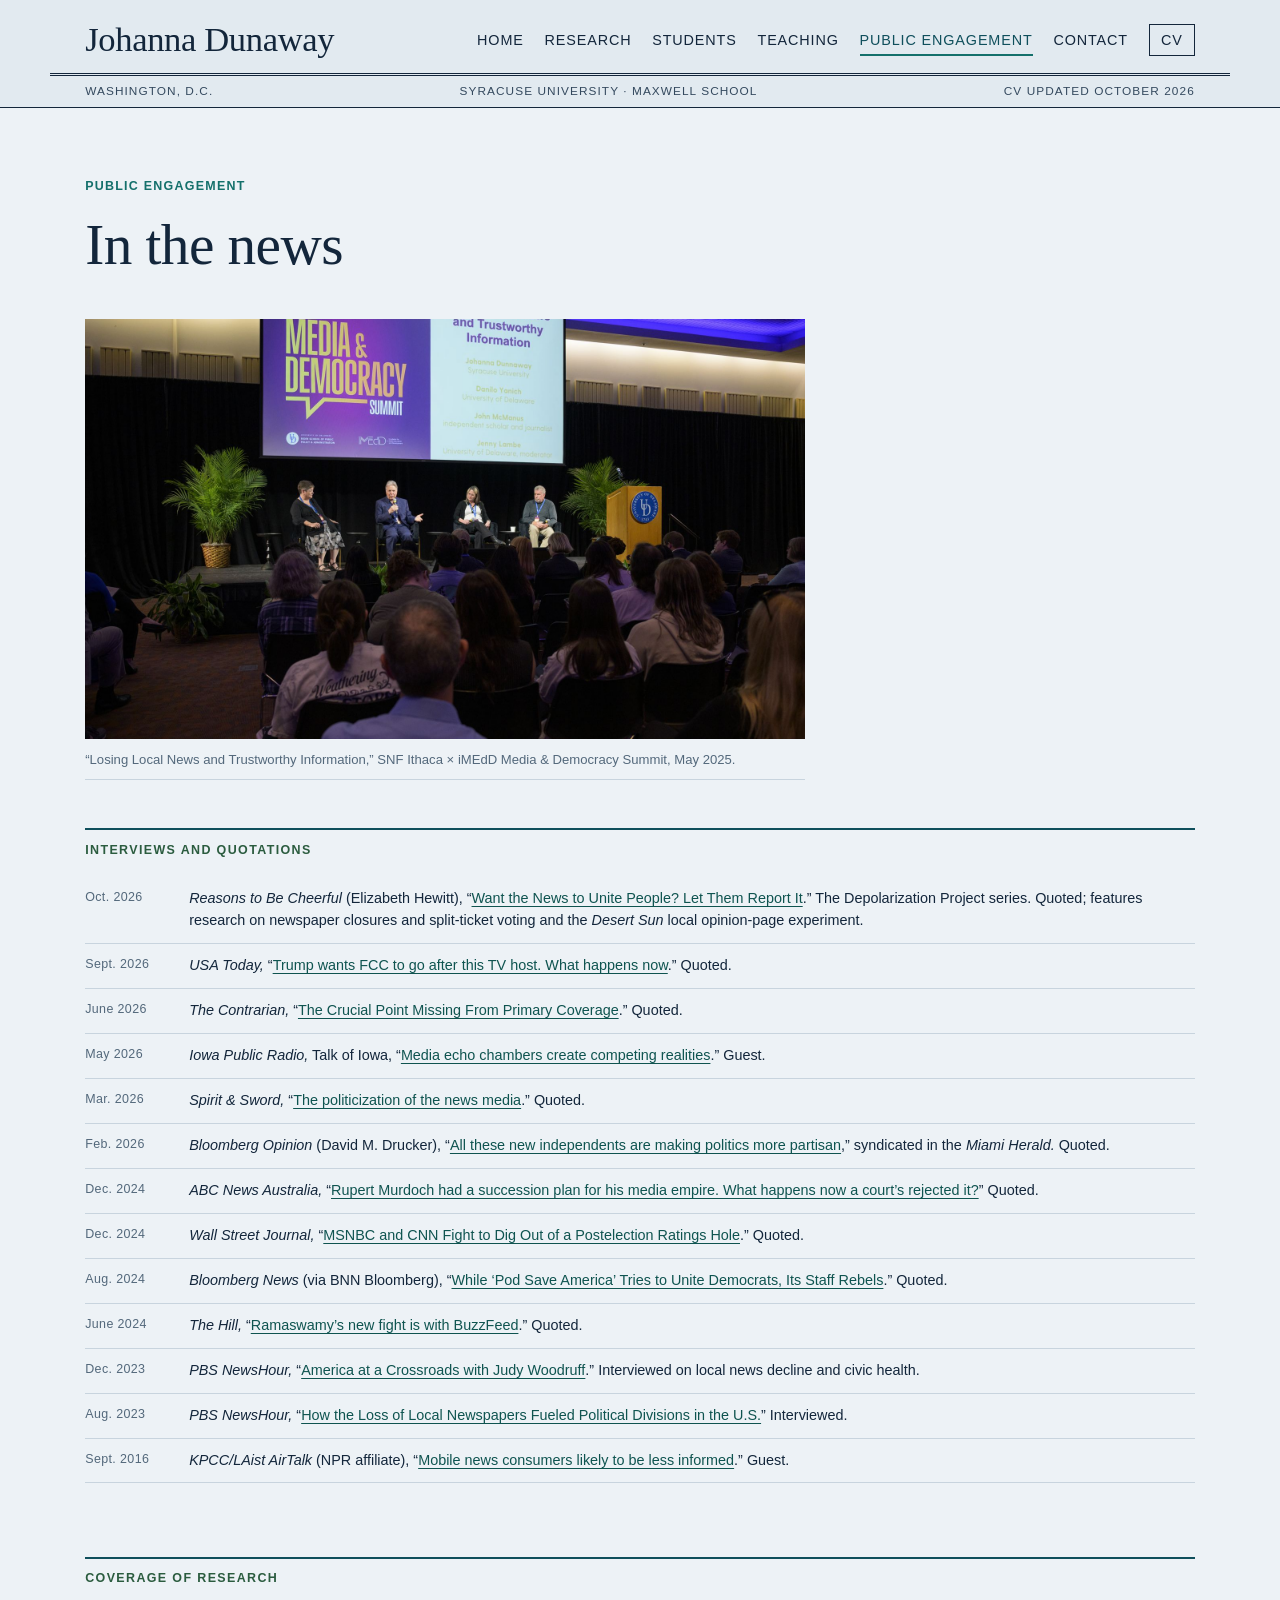
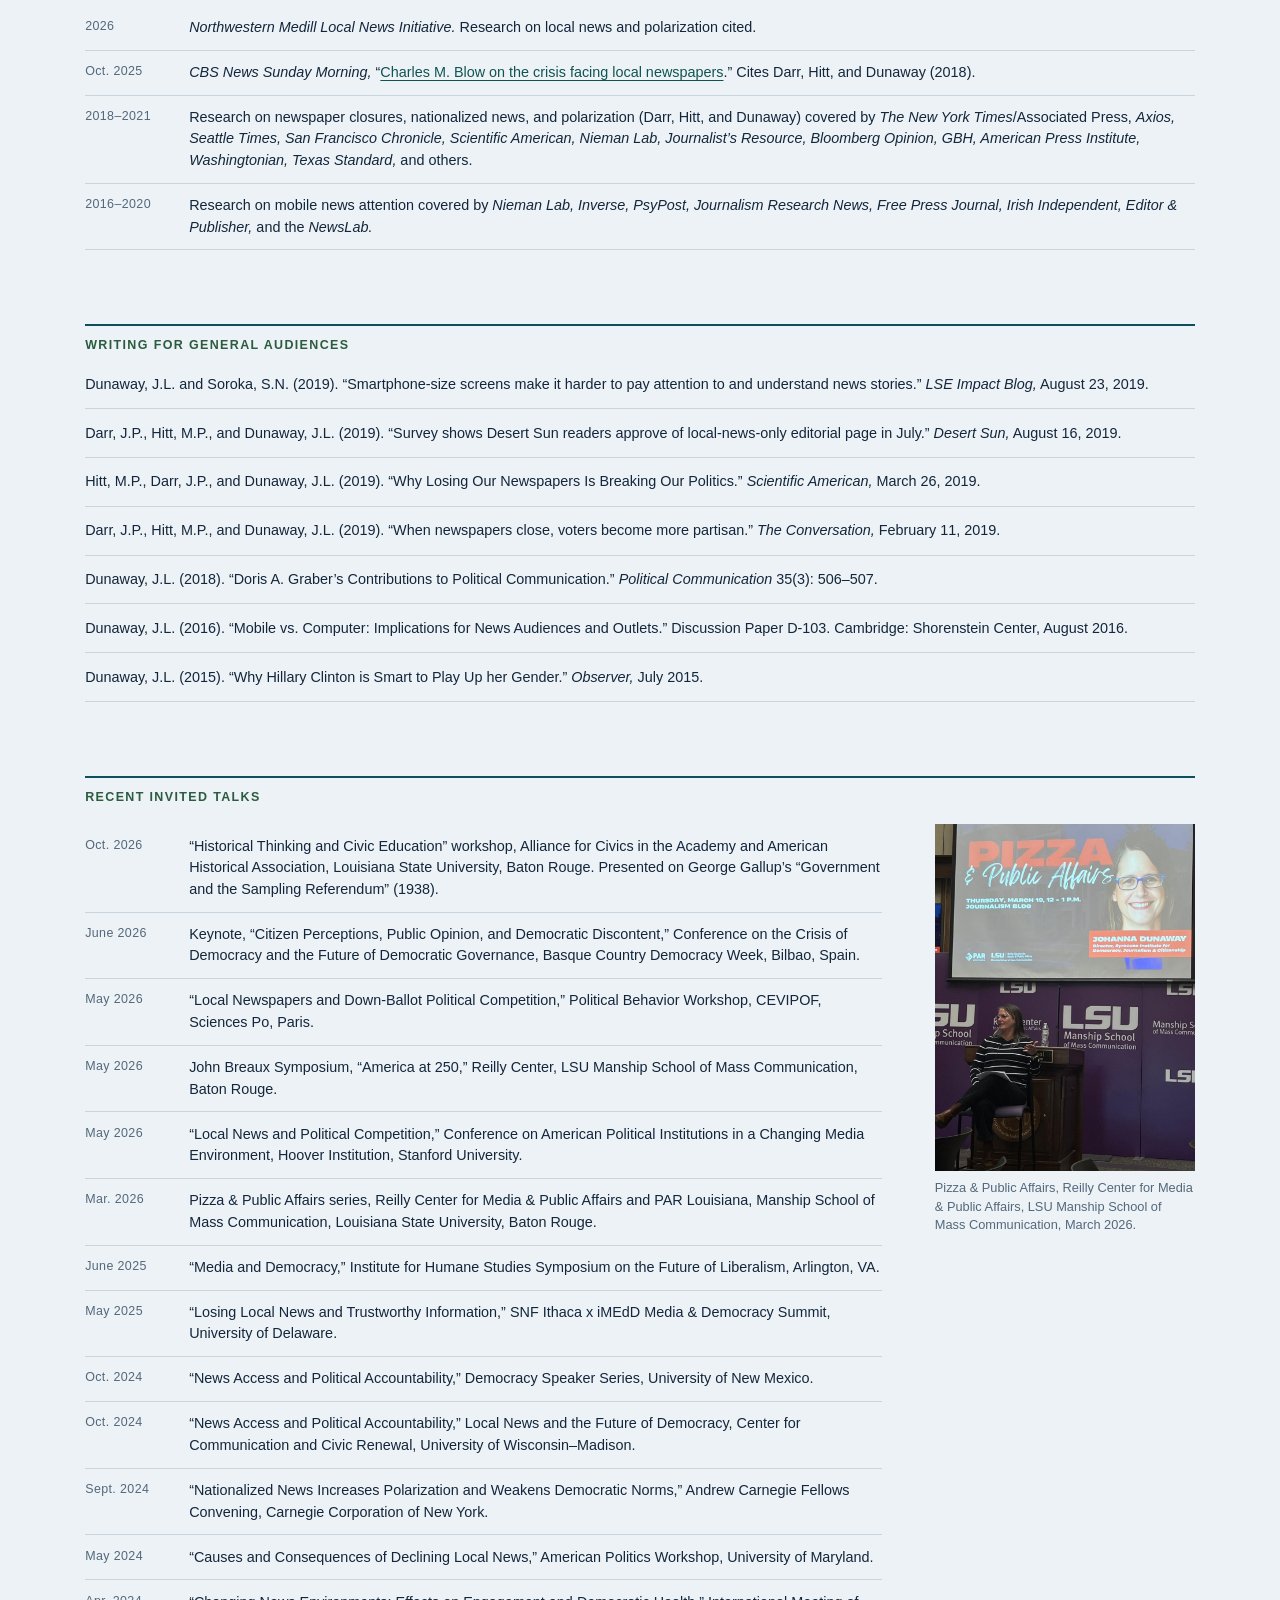
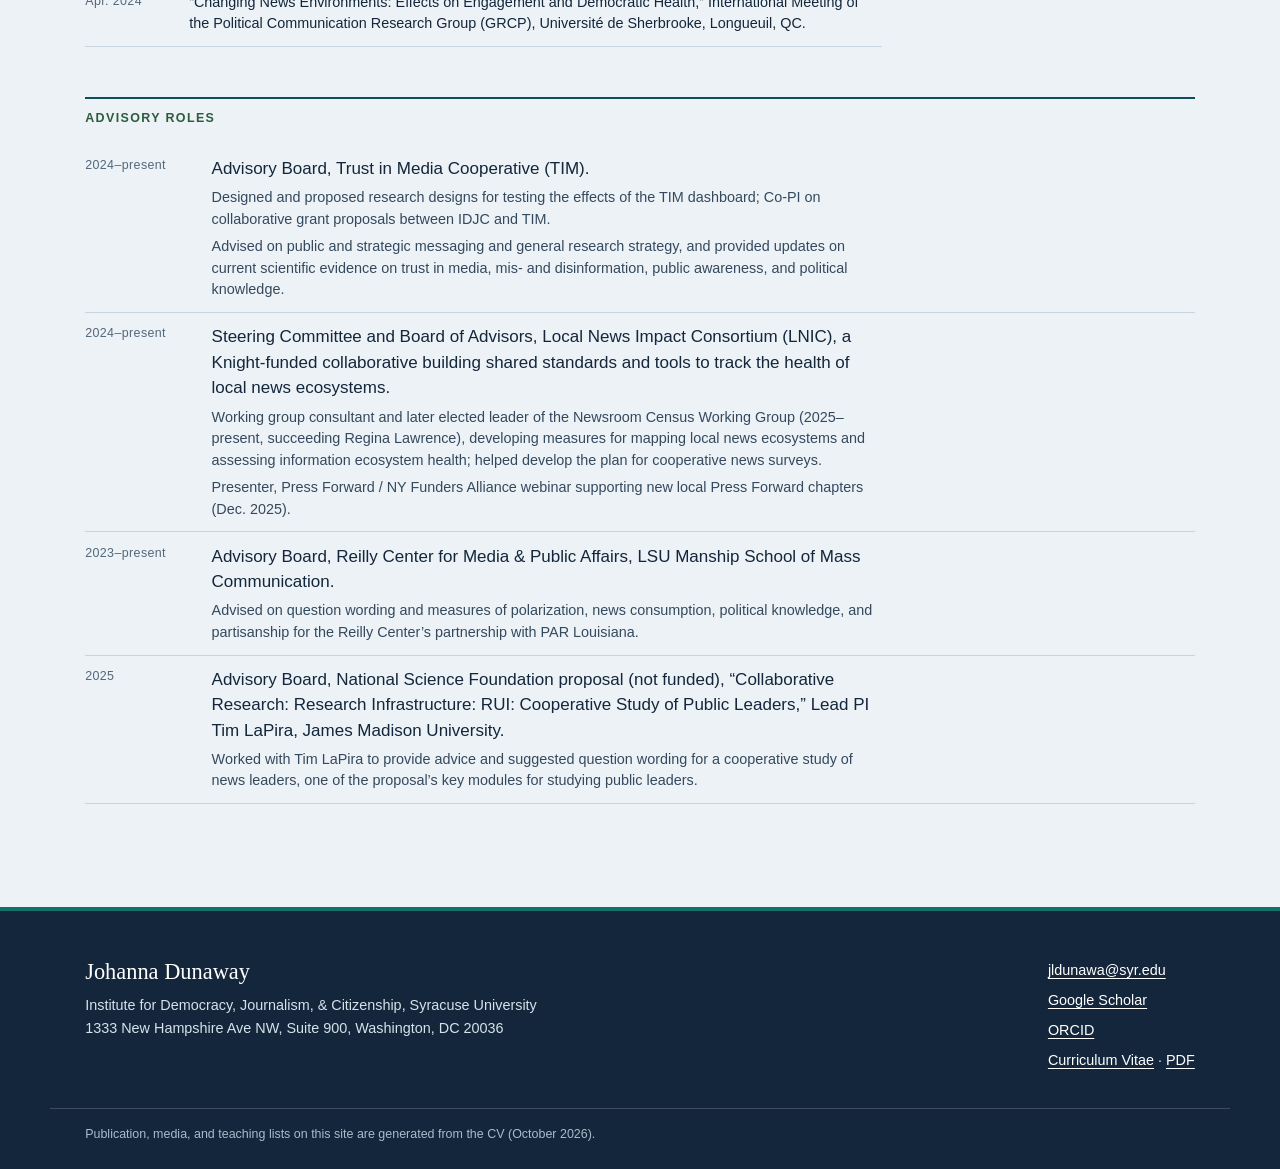
<file: media.html>
<!doctype html>
<html lang="en">
<head>
<meta charset="utf-8">
<meta name="viewport" content="width=device-width, initial-scale=1">
<title>Public Engagement · Johanna Dunaway</title>
<meta name="description" content="Johanna Dunaway studies how the news media environment shapes what citizens know, believe, and do in politics. Professor of political science at Syracuse University and research director of IDJC.">
<meta property="og:title" content="Johanna Dunaway">
<meta property="og:description" content="Johanna Dunaway studies how the news media environment shapes what citizens know, believe, and do in politics. Professor of political science at Syracuse University and research director of IDJC.">
<meta property="og:image" content="img/portrait-480.jpg">
<link rel="icon" href="data:image/svg+xml,<svg xmlns='http://www.w3.org/2000/svg' viewBox='0 0 32 32'><rect width='32' height='32' rx='4' fill='%231d2a3a'/><text x='16' y='23' font-family='Georgia,serif' font-size='19' text-anchor='middle' fill='%23f5f1e8'>JD</text></svg>">
<link rel="preconnect" href="https://api.fontshare.com" crossorigin>
<link href="https://api.fontshare.com/v2/css?f[]=zodiak@400,500,700&f[]=switzer@400,500,600&display=swap" rel="stylesheet">
<link rel="stylesheet" href="css/site.css">
</head>
<body>
<a class="skip" href="#main">Skip to content</a>
<header class="masthead">
  <div class="wrap masthead-row">
    <a class="wordmark" href="index.html">Johanna Dunaway</a>
    <button class="nav-toggle" aria-expanded="false" aria-controls="nav">Menu</button>
    <nav id="nav" aria-label="Main">
      <ul>
      <li><a href="index.html">Home</a></li><li><a href="research.html">Research</a></li><li><a href="students.html">Students</a></li><li><a href="teaching.html">Teaching</a></li><li><a href="media.html" aria-current="page">Public Engagement</a></li><li><a href="contact.html">Contact</a></li><li><a href="cv.html" class="cv-link">CV</a></li>
      </ul>
    </nav>
  </div>
  <div class="wrap dateline"><span>Washington, D.C.</span><span>Syracuse University · Maxwell School</span><span>CV updated October 2026</span></div>
</header>
<main id="main">

<header class="page-head wrap"><p class="kicker">Public engagement</p><h1>In the news</h1></header>
<figure class="wrap wide-photo"><img src="img/summit.jpg" alt="Johanna Dunaway speaking on a panel at the Media and Democracy Summit" loading="lazy" width="1800" height="1200"><figcaption>“Losing Local News and Trustworthy Information,” SNF Ithaca × iMEdD Media &amp; Democracy Summit, May 2025.</figcaption></figure>

<section class="wrap section"><h2 class="label">Interviews and Quotations</h2><ul class="dated"><li><span class="d">Oct. 2026</span><span class="t"><em>Reasons to Be Cheerful</em> (Elizabeth Hewitt), “<a href="https://reasonstobecheerful.world/want-the-news-to-unite-people-let-them-report-it/">Want the News to Unite People? Let Them Report It</a>.” The Depolarization Project series. Quoted; features research on newspaper closures and split-ticket voting and the <em>Desert Sun</em> local opinion-page experiment.</span></li><li><span class="d">Sept. 2026</span><span class="t"><em>USA Today,</em> “<a href="https://www.usatoday.com/story/news/politics/2026/09/01/donald-trump-kristen-welker-nbc-fcc-complaint/91549470007/">Trump wants FCC to go after this TV host. What happens now</a>.” Quoted.</span></li><li><span class="d">June 2026</span><span class="t"><em>The Contrarian,</em> “<a href="https://www.contrariannews.org/p/the-crucial-point-missing-from-primary">The Crucial Point Missing From Primary Coverage</a>.” Quoted.</span></li><li><span class="d">May 2026</span><span class="t"><em>Iowa Public Radio,</em> Talk of Iowa, “<a href="https://www.iowapublicradio.org/2026-05-13/media-echo-chambers-create-competing-realities">Media echo chambers create competing realities</a>.” Guest.</span></li><li><span class="d">Mar. 2026</span><span class="t"><em>Spirit &amp; Sword,</em> “<a href="https://www.spiritandsword.com/p/the-politicization-of-the-news-media">The politicization of the news media</a>.” Quoted.</span></li><li><span class="d">Feb. 2026</span><span class="t"><em>Bloomberg Opinion</em> (David M. Drucker), “<a href="https://www.miamiherald.com/opinion/us-viewpoints/article314771055.html">All these new independents are making politics more partisan</a>,” syndicated in the <em>Miami Herald.</em> Quoted.</span></li><li><span class="d">Dec. 2024</span><span class="t"><em>ABC News Australia,</em> “<a href="https://www.abc.net.au/news/2024-12-15/rupert-murdoch-news-fox-succession-court/104720570">Rupert Murdoch had a succession plan for his media empire. What happens now a court’s rejected it?</a>” Quoted.</span></li><li><span class="d">Dec. 2024</span><span class="t"><em>Wall Street Journal,</em> “<a href="https://www.msn.com/en-us/entertainment/news/msnbc-and-cnn-fight-to-dig-out-of-a-postelection-ratings-hole/ar-AA1vT5Is">MSNBC and CNN Fight to Dig Out of a Postelection Ratings Hole</a>.” Quoted.</span></li><li><span class="d">Aug. 2024</span><span class="t"><em>Bloomberg News</em> (via BNN Bloomberg), “<a href="https://www.bnnbloomberg.ca/business/company-news/2024/08/01/while-pod-save-america-tries-to-unite-democrats-its-staff-rebels/">While ‘Pod Save America’ Tries to Unite Democrats, Its Staff Rebels</a>.” Quoted.</span></li><li><span class="d">June 2024</span><span class="t"><em>The Hill,</em> “<a href="https://thehill.com/media/4696420-vivek-ramaswamy-buzzfeed-fight/">Ramaswamy’s new fight is with BuzzFeed</a>.” Quoted.</span></li><li><span class="d">Dec. 2023</span><span class="t"><em>PBS NewsHour,</em> “<a href="https://www.pbs.org/newshour/nation/watch-live-america-at-a-crossroads-with-judy-woodruff">America at a Crossroads with Judy Woodruff</a>.” Interviewed on local news decline and civic health.</span></li><li><span class="d">Aug. 2023</span><span class="t"><em>PBS NewsHour,</em> “<a href="https://www.pbs.org/newshour/show/how-the-loss-of-local-newspapers-fueled-political-divisions-in-the-u-s">How the Loss of Local Newspapers Fueled Political Divisions in the U.S.</a>” Interviewed.</span></li><li><span class="d">Sept. 2016</span><span class="t"><em>KPCC/LAist AirTalk</em> (NPR affiliate), “<a href="https://www.scpr.org/programs/airtalk/2016/09/13/52048/mobile-news-consumers-likely-to-be-less-informed-c/">Mobile news consumers likely to be less informed</a>.” Guest.</span></li></ul></section>

<section class="wrap section"><h2 class="label">Coverage of Research</h2><ul class="dated"><li><span class="d">2026</span><span class="t"><em>Northwestern Medill Local News Initiative.</em> Research on local news and polarization cited.</span></li><li><span class="d">Oct. 2025</span><span class="t"><em>CBS News Sunday Morning,</em> “<a href="https://www.cbsnews.com/news/charles-m-blow-on-the-crisis-facing-local-newspapers/">Charles M. Blow on the crisis facing local newspapers</a>.” Cites Darr, Hitt, and Dunaway (2018).</span></li><li><span class="d">2018–2021</span><span class="t">Research on newspaper closures, nationalized news, and polarization (Darr, Hitt, and Dunaway) covered by <em>The New York Times</em>/Associated Press, <em>Axios, Seattle Times, San Francisco Chronicle, Scientific American, Nieman Lab, Journalist’s Resource, Bloomberg Opinion, GBH, American Press Institute, Washingtonian, Texas Standard,</em> and others.</span></li><li><span class="d">2016–2020</span><span class="t">Research on mobile news attention covered by <em>Nieman Lab, Inverse, PsyPost, Journalism Research News, Free Press Journal, Irish Independent, Editor &amp; Publisher,</em> and the <em>NewsLab.</em></span></li></ul></section>

<section class="wrap section"><h2 class="label">Writing for general audiences</h2><ol class="pubs"><li>Dunaway, J.L. and Soroka, S.N. (2019). “Smartphone-size screens make it harder to pay attention to and understand news stories.” <em>LSE Impact Blog,</em> August 23, 2019.</li><li>Darr, J.P., Hitt, M.P., and Dunaway, J.L. (2019). “Survey shows Desert Sun readers approve of local-news-only editorial page in July.” <em>Desert Sun,</em> August 16, 2019.</li><li>Hitt, M.P., Darr, J.P., and Dunaway, J.L. (2019). “Why Losing Our Newspapers Is Breaking Our Politics.” <em>Scientific American,</em> March 26, 2019.</li><li>Darr, J.P., Hitt, M.P., and Dunaway, J.L. (2019). “When newspapers close, voters become more partisan.” <em>The Conversation,</em> February 11, 2019.</li><li>Dunaway, J.L. (2018). “Doris A. Graber’s Contributions to Political Communication.” <em>Political Communication</em> 35(3): 506–507.</li><li>Dunaway, J.L. (2016). “Mobile vs. Computer: Implications for News Audiences and Outlets.” Discussion Paper D-103. Cambridge: Shorenstein Center, August 2016.</li><li>Dunaway, J.L. (2015). “Why Hillary Clinton is Smart to Play Up her Gender.” <em>Observer,</em> July 2015.</li></ol></section>
<section class="wrap section"><h2 class="label">Recent invited talks</h2>
  <div class="with-photo"><ul class="dated"><li><span class="d">Oct. 2026</span><span class="t">“Historical Thinking and Civic Education” workshop, Alliance for Civics in the Academy and American Historical Association, Louisiana State University, Baton Rouge. Presented on George Gallup’s “Government and the Sampling Referendum” (1938).</span></li><li><span class="d">June 2026</span><span class="t">Keynote, “Citizen Perceptions, Public Opinion, and Democratic Discontent,” Conference on the Crisis of Democracy and the Future of Democratic Governance, Basque Country Democracy Week, Bilbao, Spain.</span></li><li><span class="d">May 2026</span><span class="t">“Local Newspapers and Down-Ballot Political Competition,” Political Behavior Workshop, CEVIPOF, Sciences Po, Paris.</span></li><li><span class="d">May 2026</span><span class="t">John Breaux Symposium, “America at 250,” Reilly Center, LSU Manship School of Mass Communication, Baton Rouge.</span></li><li><span class="d">May 2026</span><span class="t">“Local News and Political Competition,” Conference on American Political Institutions in a Changing Media Environment, Hoover Institution, Stanford University.</span></li><li><span class="d">Mar. 2026</span><span class="t">Pizza &amp; Public Affairs series, Reilly Center for Media &amp; Public Affairs and PAR Louisiana, Manship School of Mass Communication, Louisiana State University, Baton Rouge.</span></li><li><span class="d">June 2025</span><span class="t">“Media and Democracy,” Institute for Humane Studies Symposium on the Future of Liberalism, Arlington, VA.</span></li><li><span class="d">May 2025</span><span class="t">“Losing Local News and Trustworthy Information,” SNF Ithaca x iMEdD Media &amp; Democracy Summit, University of Delaware.</span></li><li><span class="d">Oct. 2024</span><span class="t">“News Access and Political Accountability,” Democracy Speaker Series, University of New Mexico.</span></li><li><span class="d">Oct. 2024</span><span class="t">“News Access and Political Accountability,” Local News and the Future of Democracy, Center for Communication and Civic Renewal, University of Wisconsin–Madison.</span></li><li><span class="d">Sept. 2024</span><span class="t">“Nationalized News Increases Polarization and Weakens Democratic Norms,” Andrew Carnegie Fellows Convening, Carnegie Corporation of New York.</span></li><li><span class="d">May 2024</span><span class="t">“Causes and Consequences of Declining Local News,” American Politics Workshop, University of Maryland.</span></li><li><span class="d">Apr. 2024</span><span class="t">“Changing News Environments: Effects on Engagement and Democratic Health,” International Meeting of the Political Communication Research Group (GRCP), Université de Sherbrooke, Longueuil, QC.</span></li></ul>
  <figure class="side-photo"><img src="img/lsu-talk.jpg" alt="Johanna Dunaway speaking at LSU&#39;s Pizza &amp; Public Affairs event in front of the Manship School backdrop" loading="lazy" width="900" height="1200"><figcaption>Pizza &amp; Public Affairs, Reilly Center for Media &amp; Public Affairs, LSU Manship School of Mass Communication, March 2026.</figcaption></figure></div>
</section>

<section class="wrap section advisory">
  <h2 class="label">Advisory roles</h2>
  <ul class="dated wide"><li><span class="d">2024–present</span><span class="t"><strong>Advisory Board, Trust in Media Cooperative (TIM).</strong><span class="note">Designed and proposed research designs for testing the effects of the TIM dashboard; Co-PI on collaborative grant proposals between IDJC and TIM.</span><span class="note">Advised on public and strategic messaging and general research strategy, and provided updates on current scientific evidence on trust in media, mis- and disinformation, public awareness, and political knowledge.</span></span></li><li><span class="d">2024–present</span><span class="t"><strong>Steering Committee and Board of Advisors, Local News Impact Consortium (LNIC), a Knight-funded collaborative building shared standards and tools to track the health of local news ecosystems.</strong><span class="note">Working group consultant and later elected leader of the Newsroom Census Working Group (2025–present, succeeding Regina Lawrence), developing measures for mapping local news ecosystems and assessing information ecosystem health; helped develop the plan for cooperative news surveys.</span><span class="note">Presenter, Press Forward / NY Funders Alliance webinar supporting new local Press Forward chapters (Dec. 2025).</span></span></li><li><span class="d">2023–present</span><span class="t"><strong>Advisory Board, Reilly Center for Media &amp; Public Affairs, LSU Manship School of Mass Communication.</strong><span class="note">Advised on question wording and measures of polarization, news consumption, political knowledge, and partisanship for the Reilly Center’s partnership with PAR Louisiana.</span></span></li><li><span class="d">2025</span><span class="t"><strong>Advisory Board, National Science Foundation proposal (not funded), “Collaborative Research: Research Infrastructure: RUI: Cooperative Study of Public Leaders,” Lead PI Tim LaPira, James Madison University.</strong><span class="note">Worked with Tim LaPira to provide advice and suggested question wording for a cooperative study of news leaders, one of the proposal’s key modules for studying public leaders.</span></span></li></ul>
</section>


</main>
<footer class="footer">
  <div class="wrap footer-row">
    <div>
      <p class="footer-name">Johanna Dunaway</p>
      <p>Institute for Democracy, Journalism, &amp; Citizenship, Syracuse University<br>1333 New Hampshire Ave NW, Suite 900, Washington, DC 20036</p>
    </div>
    <ul class="footer-links">
      <li><a href="mailto:jldunawa@syr.edu">jldunawa@syr.edu</a></li>
      <li><a href="https://scholar.google.com/citations?user=AzPHmwYAAAAJ&amp;hl=en">Google Scholar</a></li>
      <li><a href="https://orcid.org/0000-0003-3975-5227">ORCID</a></li>
      <li><a href="cv.html">Curriculum Vitae</a> · <a href="Dunaway_CV.pdf">PDF</a></li>
    </ul>
  </div>
  <div class="wrap footer-fine">Publication, media, and teaching lists on this site are generated from the CV (October 2026).</div>
</footer>
<script>
const b=document.querySelector('.nav-toggle'),n=document.getElementById('nav');
b.addEventListener('click',()=>{const o=n.classList.toggle('open');b.setAttribute('aria-expanded',o)});
</script>
</body>
</html>
</file>
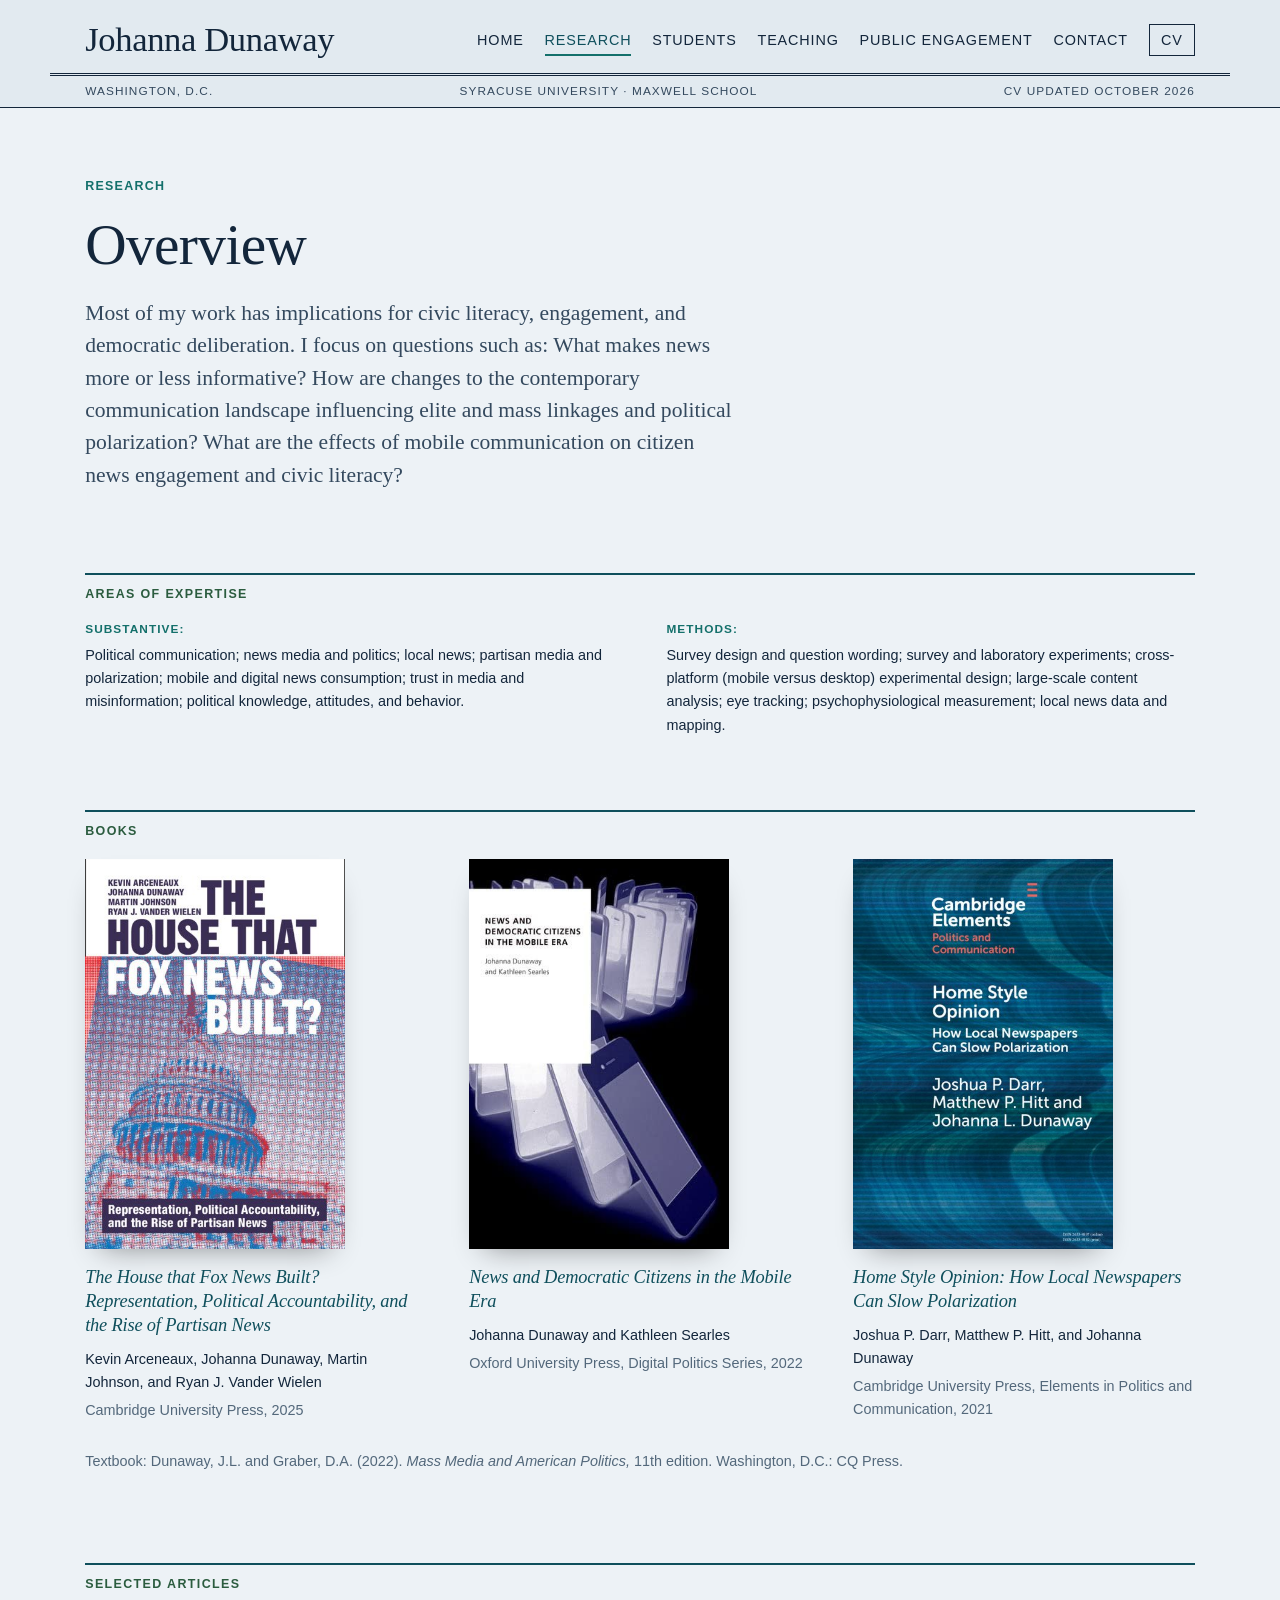
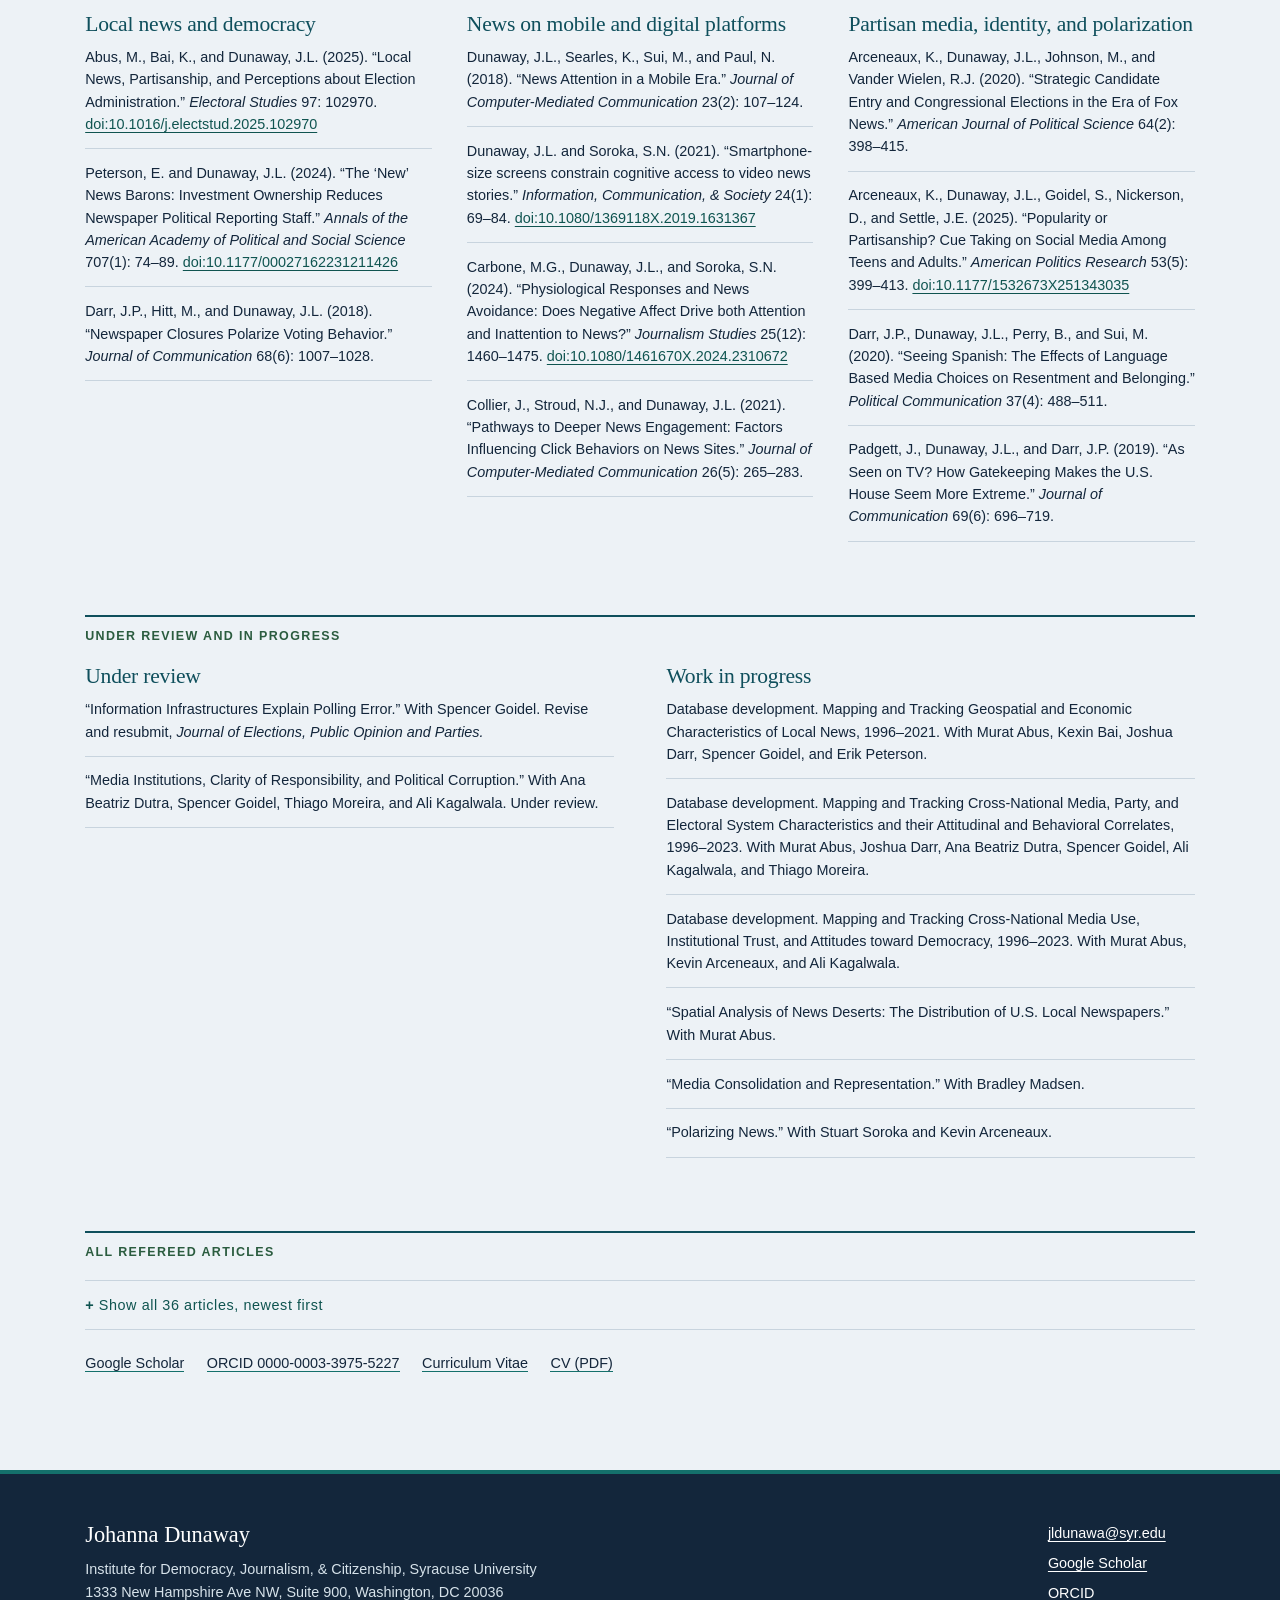
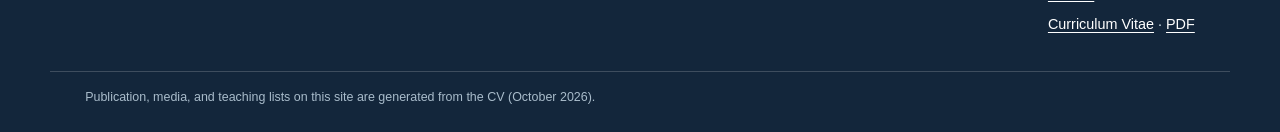
<file: research.html>
<!doctype html>
<html lang="en">
<head>
<meta charset="utf-8">
<meta name="viewport" content="width=device-width, initial-scale=1">
<title>Research · Johanna Dunaway</title>
<meta name="description" content="Johanna Dunaway studies how the news media environment shapes what citizens know, believe, and do in politics. Professor of political science at Syracuse University and research director of IDJC.">
<meta property="og:title" content="Johanna Dunaway">
<meta property="og:description" content="Johanna Dunaway studies how the news media environment shapes what citizens know, believe, and do in politics. Professor of political science at Syracuse University and research director of IDJC.">
<meta property="og:image" content="img/portrait-480.jpg">
<link rel="icon" href="data:image/svg+xml,<svg xmlns='http://www.w3.org/2000/svg' viewBox='0 0 32 32'><rect width='32' height='32' rx='4' fill='%231d2a3a'/><text x='16' y='23' font-family='Georgia,serif' font-size='19' text-anchor='middle' fill='%23f5f1e8'>JD</text></svg>">
<link rel="preconnect" href="https://api.fontshare.com" crossorigin>
<link href="https://api.fontshare.com/v2/css?f[]=zodiak@400,500,700&f[]=switzer@400,500,600&display=swap" rel="stylesheet">
<link rel="stylesheet" href="css/site.css">
</head>
<body>
<a class="skip" href="#main">Skip to content</a>
<header class="masthead">
  <div class="wrap masthead-row">
    <a class="wordmark" href="index.html">Johanna Dunaway</a>
    <button class="nav-toggle" aria-expanded="false" aria-controls="nav">Menu</button>
    <nav id="nav" aria-label="Main">
      <ul>
      <li><a href="index.html">Home</a></li><li><a href="research.html" aria-current="page">Research</a></li><li><a href="students.html">Students</a></li><li><a href="teaching.html">Teaching</a></li><li><a href="media.html">Public Engagement</a></li><li><a href="contact.html">Contact</a></li><li><a href="cv.html" class="cv-link">CV</a></li>
      </ul>
    </nav>
  </div>
  <div class="wrap dateline"><span>Washington, D.C.</span><span>Syracuse University · Maxwell School</span><span>CV updated October 2026</span></div>
</header>
<main id="main">

<header class="page-head wrap"><p class="kicker">Research</p><h1>Overview</h1><p class="lede">Most of my work has implications for civic literacy, engagement, and democratic deliberation. I focus on questions such as: What makes news more or less informative? How are changes to the contemporary communication landscape influencing elite and mass linkages and political polarization? What are the effects of mobile communication on citizen news engagement and civic literacy?</p></header>
<section class="wrap section expertise"><h2 class="label">Areas of expertise</h2>
  <div class="two"><p><strong>Substantive:</strong> Political communication; news media and politics; local news; partisan media and polarization; mobile and digital news consumption; trust in media and misinformation; political knowledge, attitudes, and behavior.</p><p><strong>Methods:</strong> Survey design and question wording; survey and laboratory experiments; cross-platform (mobile versus desktop) experimental design; large-scale content analysis; eye tracking; psychophysiological measurement; local news data and mapping.</p></div></section>
<section id="books" class="wrap section">
  <h2 class="label">Books</h2>
  <div class="books">
  
    <article class="book">
      <a href="https://www.cambridge.org/core/books/house-that-fox-news-built/55900576251DE81E0BC9B7753EC72B14"><img src="img/cover-fox.jpg" alt="Cover of The House that Fox News Built? Representation, Political Accountability, and the Rise of Partisan News" loading="lazy" width="430" height="648"></a>
      <h3><em>The House that Fox News Built? Representation, Political Accountability, and the Rise of Partisan News</em></h3>
      <p>Kevin Arceneaux, Johanna Dunaway, Martin Johnson, and Ryan J. Vander Wielen</p><p class="muted">Cambridge University Press, 2025</p>
    </article>
  
    <article class="book">
      <img src="img/cover-mobile.jpg" alt="Cover of News and Democratic Citizens in the Mobile Era" loading="lazy" width="430" height="648">
      <h3><em>News and Democratic Citizens in the Mobile Era</em></h3>
      <p>Johanna Dunaway and Kathleen Searles</p><p class="muted">Oxford University Press, Digital Politics Series, 2022</p>
    </article>
  
    <article class="book">
      <img src="img/cover-homestyle.jpg" alt="Cover of Home Style Opinion: How Local Newspapers Can Slow Polarization" loading="lazy" width="430" height="648">
      <h3><em>Home Style Opinion: How Local Newspapers Can Slow Polarization</em></h3>
      <p>Joshua P. Darr, Matthew P. Hitt, and Johanna Dunaway</p><p class="muted">Cambridge University Press, Elements in Politics and Communication, 2021</p>
    </article>
  
  </div>
  <p class="muted small">Textbook: Dunaway, J.L. and Graber, D.A. (2022). <em>Mass Media and American Politics,</em> 11th edition. Washington, D.C.: CQ Press.</p>
</section>
<section class="wrap section">
  <h2 class="label">Selected articles</h2>
  <div class="themes">
  <div class="theme"><h3>Local news and democracy</h3><ol class="pubs"><li>Abus, M., Bai, K., and Dunaway, J.L. (2025). “Local News, Partisanship, and Perceptions about Election Administration.” <em>Electoral Studies</em> 97: 102970. <a href="https://doi.org/10.1016/j.electstud.2025.102970">doi:10.1016/j.electstud.2025.102970</a></li><li>Peterson, E. and Dunaway, J.L. (2024). “The ‘New’ News Barons: Investment Ownership Reduces Newspaper Political Reporting Staff.” <em>Annals of the American Academy of Political and Social Science</em> 707(1): 74–89. <a href="https://doi.org/10.1177/00027162231211426">doi:10.1177/00027162231211426</a></li><li>Darr, J.P., Hitt, M., and Dunaway, J.L. (2018). “Newspaper Closures Polarize Voting Behavior.” <em>Journal of Communication</em> 68(6): 1007–1028.</li></ol></div><div class="theme"><h3>News on mobile and digital platforms</h3><ol class="pubs"><li>Dunaway, J.L., Searles, K., Sui, M., and Paul, N. (2018). “News Attention in a Mobile Era.” <em>Journal of Computer-Mediated Communication</em> 23(2): 107–124.</li><li>Dunaway, J.L. and Soroka, S.N. (2021). “Smartphone-size screens constrain cognitive access to video news stories.” <em>Information, Communication, &amp; Society</em> 24(1): 69–84. <a href="https://doi.org/10.1080/1369118X.2019.1631367">doi:10.1080/1369118X.2019.1631367</a></li><li>Carbone, M.G., Dunaway, J.L., and Soroka, S.N. (2024). “Physiological Responses and News Avoidance: Does Negative Affect Drive both Attention and Inattention to News?” <em>Journalism Studies</em> 25(12): 1460–1475. <a href="https://doi.org/10.1080/1461670X.2024.2310672">doi:10.1080/1461670X.2024.2310672</a></li><li>Collier, J., Stroud, N.J., and Dunaway, J.L. (2021). “Pathways to Deeper News Engagement: Factors Influencing Click Behaviors on News Sites.” <em>Journal of Computer-Mediated Communication</em> 26(5): 265–283.</li></ol></div><div class="theme"><h3>Partisan media, identity, and polarization</h3><ol class="pubs"><li>Arceneaux, K., Dunaway, J.L., Johnson, M., and Vander Wielen, R.J. (2020). “Strategic Candidate Entry and Congressional Elections in the Era of Fox News.” <em>American Journal of Political Science</em> 64(2): 398–415.</li><li>Arceneaux, K., Dunaway, J.L., Goidel, S., Nickerson, D., and Settle, J.E. (2025). “Popularity or Partisanship? Cue Taking on Social Media Among Teens and Adults.” <em>American Politics Research</em> 53(5): 399–413. <a href="https://doi.org/10.1177/1532673X251343035">doi:10.1177/1532673X251343035</a></li><li>Darr, J.P., Dunaway, J.L., Perry, B., and Sui, M. (2020). “Seeing Spanish: The Effects of Language Based Media Choices on Resentment and Belonging.” <em>Political Communication</em> 37(4): 488–511.</li><li>Padgett, J., Dunaway, J.L., and Darr, J.P. (2019). “As Seen on TV? How Gatekeeping Makes the U.S. House Seem More Extreme.” <em>Journal of Communication</em> 69(6): 696–719.</li></ol></div>
  </div>
</section>
<section class="wrap section">
  <h2 class="label">Under review and in progress</h2>
  <div class="two">
    <div><h3>Under review</h3><ol class="pubs"><li>“Information Infrastructures Explain Polling Error.” With Spencer Goidel. Revise and resubmit, <em>Journal of Elections, Public Opinion and Parties.</em></li><li>“Media Institutions, Clarity of Responsibility, and Political Corruption.” With Ana Beatriz Dutra, Spencer Goidel, Thiago Moreira, and Ali Kagalwala. Under review.</li></ol></div>
    <div><h3>Work in progress</h3><ol class="pubs"><li>Database development. Mapping and Tracking Geospatial and Economic Characteristics of Local News, 1996–2021. With Murat Abus, Kexin Bai, Joshua Darr, Spencer Goidel, and Erik Peterson.</li><li>Database development. Mapping and Tracking Cross-National Media, Party, and Electoral System Characteristics and their Attitudinal and Behavioral Correlates, 1996–2023. With Murat Abus, Joshua Darr, Ana Beatriz Dutra, Spencer Goidel, Ali Kagalwala, and Thiago Moreira.</li><li>Database development. Mapping and Tracking Cross-National Media Use, Institutional Trust, and Attitudes toward Democracy, 1996–2023. With Murat Abus, Kevin Arceneaux, and Ali Kagalwala.</li><li>“Spatial Analysis of News Deserts: The Distribution of U.S. Local Newspapers.” With Murat Abus.</li><li>“Media Consolidation and Representation.” With Bradley Madsen.</li><li>“Polarizing News.” With Stuart Soroka and Kevin Arceneaux.</li></ol></div>
  </div>
</section>
<section class="wrap section">
  <h2 class="label">All refereed articles</h2>
  <details class="all"><summary>Show all 36 articles, newest first</summary>
  <div class="year"><h3>2025</h3><ol class="pubs"><li>Abus, M., Bai, K., and Dunaway, J.L. (2025). “Local News, Partisanship, and Perceptions about Election Administration.” <em>Electoral Studies</em> 97: 102970. <a href="https://doi.org/10.1016/j.electstud.2025.102970">doi:10.1016/j.electstud.2025.102970</a></li><li>Arceneaux, K., Dunaway, J.L., Goidel, S., Nickerson, D., and Settle, J.E. (2025). “Popularity or Partisanship? Cue Taking on Social Media Among Teens and Adults.” <em>American Politics Research</em> 53(5): 399–413. <a href="https://doi.org/10.1177/1532673X251343035">doi:10.1177/1532673X251343035</a></li></ol></div><div class="year"><h3>2024</h3><ol class="pubs"><li>Carbone, M.G., Dunaway, J.L., and Soroka, S.N. (2024). “Physiological Responses and News Avoidance: Does Negative Affect Drive both Attention and Inattention to News?” <em>Journalism Studies</em> 25(12): 1460–1475. <a href="https://doi.org/10.1080/1461670X.2024.2310672">doi:10.1080/1461670X.2024.2310672</a></li><li>Peterson, E. and Dunaway, J.L. (2024). “The ‘New’ News Barons: Investment Ownership Reduces Newspaper Political Reporting Staff.” <em>Annals of the American Academy of Political and Social Science</em> 707(1): 74–89. <a href="https://doi.org/10.1177/00027162231211426">doi:10.1177/00027162231211426</a></li></ol></div><div class="year"><h3>2021</h3><ol class="pubs"><li>Dunaway, J.L. and Soroka, S.N. (2021). “Smartphone-size screens constrain cognitive access to video news stories.” <em>Information, Communication, &amp; Society</em> 24(1): 69–84. <a href="https://doi.org/10.1080/1369118X.2019.1631367">doi:10.1080/1369118X.2019.1631367</a></li><li>Collier, J., Stroud, N.J., and Dunaway, J.L. (2021). “Pathways to Deeper News Engagement: Factors Influencing Click Behaviors on News Sites.” <em>Journal of Computer-Mediated Communication</em> 26(5): 265–283.</li><li>Ploger, G., Dunaway, J.L., Fournier, P., and Soroka, S.N. (2021). “The psychophysiological correlates of cognitive dissonance.” <em>Politics and the Life Sciences</em> 40(2): 202–212.</li></ol></div><div class="year"><h3>2020</h3><ol class="pubs"><li>Darr, J.P., Dunaway, J.L., Perry, B., and Sui, M. (2020). “Seeing Spanish: The Effects of Language Based Media Choices on Resentment and Belonging.” <em>Political Communication</em> 37(4): 488–511.</li><li>Arceneaux, K., Dunaway, J.L., Johnson, M., and Vander Wielen, R.J. (2020). “Strategic Candidate Entry and Congressional Elections in the Era of Fox News.” <em>American Journal of Political Science</em> 64(2): 398–415.</li></ol></div><div class="year"><h3>2019</h3><ol class="pubs"><li>Padgett, J., Dunaway, J.L., and Darr, J.P. (2019). “As Seen on TV? How Gatekeeping Makes the U.S. House Seem More Extreme.” <em>Journal of Communication</em> 69(6): 696–719.</li></ol></div><div class="year"><h3>2018</h3><ol class="pubs"><li>Darr, J.P., Hitt, M., and Dunaway, J.L. (2018). “Newspaper Closures Polarize Voting Behavior.” <em>Journal of Communication</em> 68(6): 1007–1028.</li><li>Dunaway, J.L., Searles, K., Sui, M., and Paul, N. (2018). “News Attention in a Mobile Era.” <em>Journal of Computer-Mediated Communication</em> 23(2): 107–124.</li><li>Arceneaux, K., Dunaway, J.L., and Soroka, S.N. (2018). “Elites are people, too: The effects of threat sensitivity on policymakers’ spending priorities.” <em>PLoS ONE</em> 13(4): e0193781.</li><li>Sui, M., Paul, N., Shah, P., Spurlock, B., Chastant, B., and Dunaway, J.L. (2018). “The Role of Minority Journalists, Candidates, and Audiences in Shaping Race-Related Campaign News Coverage.” <em>Journalism and Mass Communication Quarterly</em> 95(4): 1079–1102.</li><li>Darr, J.P. and Dunaway, J.L. (2018). “Resurgent Mass Partisanship Revisited: The Role of Media Choice in Clarifying Elite Ideology.” <em>American Politics Research</em> 46(6): 943–970.</li></ol></div><div class="year"><h3>2017</h3><ol class="pubs"><li>Sui, M., Dunaway, J.L., Sobek, D., Abad, A., Goodman, L., and Saha, P. (2017). “U.S. News Coverage of Global Terrorist Incidents.” <em>Mass Communication and Society</em> 20(6): 895–908.</li><li>Potter, J.D. and Dunaway, J.L. (2017). “Voters’ Perceptions of Party Platforms: The Role of Changing Information Contexts.” <em>Social Science Quarterly</em> 98: 804–817.</li><li>Turcotte, J., Kirzinger, A., Dunaway, J.L., and Goidel, R.K. (2017). “Influences on News Coverage of the Deepwater Horizon Oil Spill.” <em>Social Science Quarterly</em> 98: 993–1009.</li></ol></div><div class="year"><h3>2016</h3><ol class="pubs"><li>Davis, N.T. and Dunaway, J.L. (2016). “Party Polarization, Media Choice, and Mass Partisan-Ideological Sorting.” <em>Public Opinion Quarterly</em> 80(S1): 272–297.</li><li>Potter, J.D. and Dunaway, J.L. (2016). “Reinforcing or Breaking Party Systems? Internet Communication Technologies and Party Competition in Comparative Context.” <em>Political Communication</em> 33(3): 392–413.</li></ol></div><div class="year"><h3>2015</h3><ol class="pubs"><li>Dunaway, J.L., Davis, N.T., Padgett, J., and Scholl, R.M. (2015). “Objectivity and Information Bias in Campaign News.” <em>Journal of Communication</em> 65(5): 770–792.</li><li>Dunaway, J.L. and Lawrence, R.G. (2015). “What Predicts the Game Frame? Media Ownership, Electoral Context, and Campaign News.” <em>Political Communication</em> 32(1): 43–60.</li><li>Wilkinson, B., Garand, J., and Dunaway, J.L. (2015). “Skin Tone and Individuals’ Perceptions of Commonality and Competition with Other Racial and Ethnic Groups.” <em>Race and Social Problems</em> 7(3): 181–197.</li></ol></div><div class="year"><h3>2013</h3><ol class="pubs"><li>Dunaway, J.L. (2013). “Media Ownership and Story Tone in Campaign News Coverage.” <em>American Politics Research</em> 41: 24–53.</li><li>Dunaway, J.L., Lawrence, R.G., Rose, M., and Weber, C.R. (2013). “Traits versus Issues: News Coverage of Female Candidates for Senatorial and Gubernatorial Office.” <em>Political Research Quarterly</em> 66: 715–726.</li><li>Dunaway, J.L. and Stein, R.M. (2013). “Early Voting and Campaign News Coverage.” <em>Political Communication</em> 30(2): 278–296.</li></ol></div><div class="year"><h3>2012</h3><ol class="pubs"><li>Weber, C.R., Dunaway, J.L., and Johnson, T. (2012). “It’s All in the Name: Source Cue Ambiguity and the Persuasive Appeal of Campaign Ads.” <em>Political Behavior</em> 34(3): 561–584.</li></ol></div><div class="year"><h3>2011</h3><ol class="pubs"><li>Dunaway, J.L., Goidel, R.K., Kirzinger, A., and Wilkinson, B. (2011). “Rebuilding or Intruding? News Media Coverage and Public Opinion on Immigration in Louisiana.” <em>Social Science Quarterly</em> 92(4): 917–937.</li><li>Dunaway, J.L. (2011). “Institutional Influences on the Quality of Campaign News Coverage.” <em>Journalism Studies</em> 12(1): 27–44.</li><li>Johnson, T., Dunaway, J.L., and Weber, C. (2011). “Consider the Source: Variations in the Effects of Negative Campaign Information.” <em>Journal of Integrated Social Sciences</em> 2(1): 98–127.</li></ol></div><div class="year"><h3>2010</h3><ol class="pubs"><li>Dunaway, J.L., Branton, R.P., and Abrajano, M.A. (2010). “Agenda Setting, Public Opinion and the Issue of Immigration Reform.” <em>Social Science Quarterly</em> 91(2): 359–378.</li></ol></div><div class="year"><h3>2009</h3><ol class="pubs"><li>Branton, R.P. and Dunaway, J.L. (2009). “Spatial Proximity to the US-Mexico Border and Local News Coverage of Immigration Issues.” <em>Political Research Quarterly</em> 62(2): 289–302.</li><li>Branton, R.P. and Dunaway, J.L. (2009). “Slanted Newspaper Coverage of Immigration: The Importance of Economics and Geography.” <em>Policy Studies Journal</em> 37(2): 257–273.</li></ol></div><div class="year"><h3>2008</h3><ol class="pubs"><li>Dunaway, J.L. (2008). “Markets, Ownership, and the Quality of Campaign News Coverage.” <em>Journal of Politics</em> 70(4): 1193–1202.</li><li>Branton, R.P. and Dunaway, J.L. (2008). “English and Spanish Language Newspaper Coverage of Immigration: A Comparative Analysis.” <em>Social Science Quarterly</em> 89(4): 1006–1022.</li></ol></div><div class="year"><h3>2007</h3><ol class="pubs"><li>Branton, R.P., Dillingham, G., Dunaway, J.L., and Miller, B. (2007). “Anglo Voting on Nativist Ballot Initiatives: The Partisan Impact of Spatial Proximity to the Border of Mexico.” <em>Social Science Quarterly</em> 88(3): 882–897.</li></ol></div>
  <div class="year"><h3>Book chapters</h3><ol class="pubs"><li>Dunaway, J.L. and Ray, N. (2023). “Communication Technology and Threats to Democracy.” In <em>News Quality in the Digital Age,</em> R. Lawrence and P. Napoli, Eds. New York: Routledge.</li><li>Dunaway, J.L. and Settle, J.E. (2021). “Opinion Formation and Polarization in the News Feed Era: Effects from Digital, Social, and Mobile Media.” In <em>The Cambridge Handbook of Political Psychology,</em> D. Osborne and C. Sibley, Eds. New York: Cambridge University Press.</li><li>Dunaway, J.L. (2021). “Polarisation and Misinformation.” In <em>The Routledge Companion to Media Disinformation and Populism,</em> H. Tumber and S. Waisbord, Eds. New York: Routledge.</li><li>Dunaway, J.L., Searles, K., Fowler, E.F., and Ridout, T.N. (2018). “The Effects of Political Advertising: Assessing the Impact of Changing Technologies, Strategies, and Tactics.” In <em>Mediated Communication,</em> P. Napoli, Ed. Mouton de Gruyter, Handbook of Communication Science Series.</li><li>Dunaway, J.L., Searles, K., Sui, M., and Paul, N. (2018). “The Move to Mobile: What are the Consequences for Citizen News Attention?” In <em>New Directions in Media and Politics,</em> 2nd ed., T.N. Ridout, Ed. New York: Routledge.</li><li>Dunaway, J.L. (2011). “Causes and Consequences of Poll-Centered News Coverage in the Digital Age: An Exploratory Analysis.” In <em>By the People, For the People: The Meaning and Measurement of Public Opinion in a Digital Age,</em> R.K. Goidel, Ed. Baton Rouge: LSU Press.</li><li>Branton, R.P., Dillingham, G., Dunaway, J.L., and Miller, B. (2010). “Anglo Voting on Bilingual Education: The Partisan Nature of the Impact of Spatial Proximity to the Border of Mexico.” In <em>The Politics of Latino Education,</em> D. Leal and K. Meier, Eds. Austin: University of Texas Press.</li></ol></div>
  </details>
  <p class="linkrow"><a href="https://scholar.google.com/citations?user=AzPHmwYAAAAJ&amp;hl=en">Google Scholar</a><a href="https://orcid.org/0000-0003-3975-5227">ORCID 0000-0003-3975-5227</a><a href="cv.html">Curriculum Vitae</a><a href="Dunaway_CV.pdf">CV (PDF)</a></p>
</section>

</main>
<footer class="footer">
  <div class="wrap footer-row">
    <div>
      <p class="footer-name">Johanna Dunaway</p>
      <p>Institute for Democracy, Journalism, &amp; Citizenship, Syracuse University<br>1333 New Hampshire Ave NW, Suite 900, Washington, DC 20036</p>
    </div>
    <ul class="footer-links">
      <li><a href="mailto:jldunawa@syr.edu">jldunawa@syr.edu</a></li>
      <li><a href="https://scholar.google.com/citations?user=AzPHmwYAAAAJ&amp;hl=en">Google Scholar</a></li>
      <li><a href="https://orcid.org/0000-0003-3975-5227">ORCID</a></li>
      <li><a href="cv.html">Curriculum Vitae</a> · <a href="Dunaway_CV.pdf">PDF</a></li>
    </ul>
  </div>
  <div class="wrap footer-fine">Publication, media, and teaching lists on this site are generated from the CV (October 2026).</div>
</footer>
<script>
const b=document.querySelector('.nav-toggle'),n=document.getElementById('nav');
b.addEventListener('click',()=>{const o=n.classList.toggle('open');b.setAttribute('aria-expanded',o)});
</script>
</body>
</html>
</file>
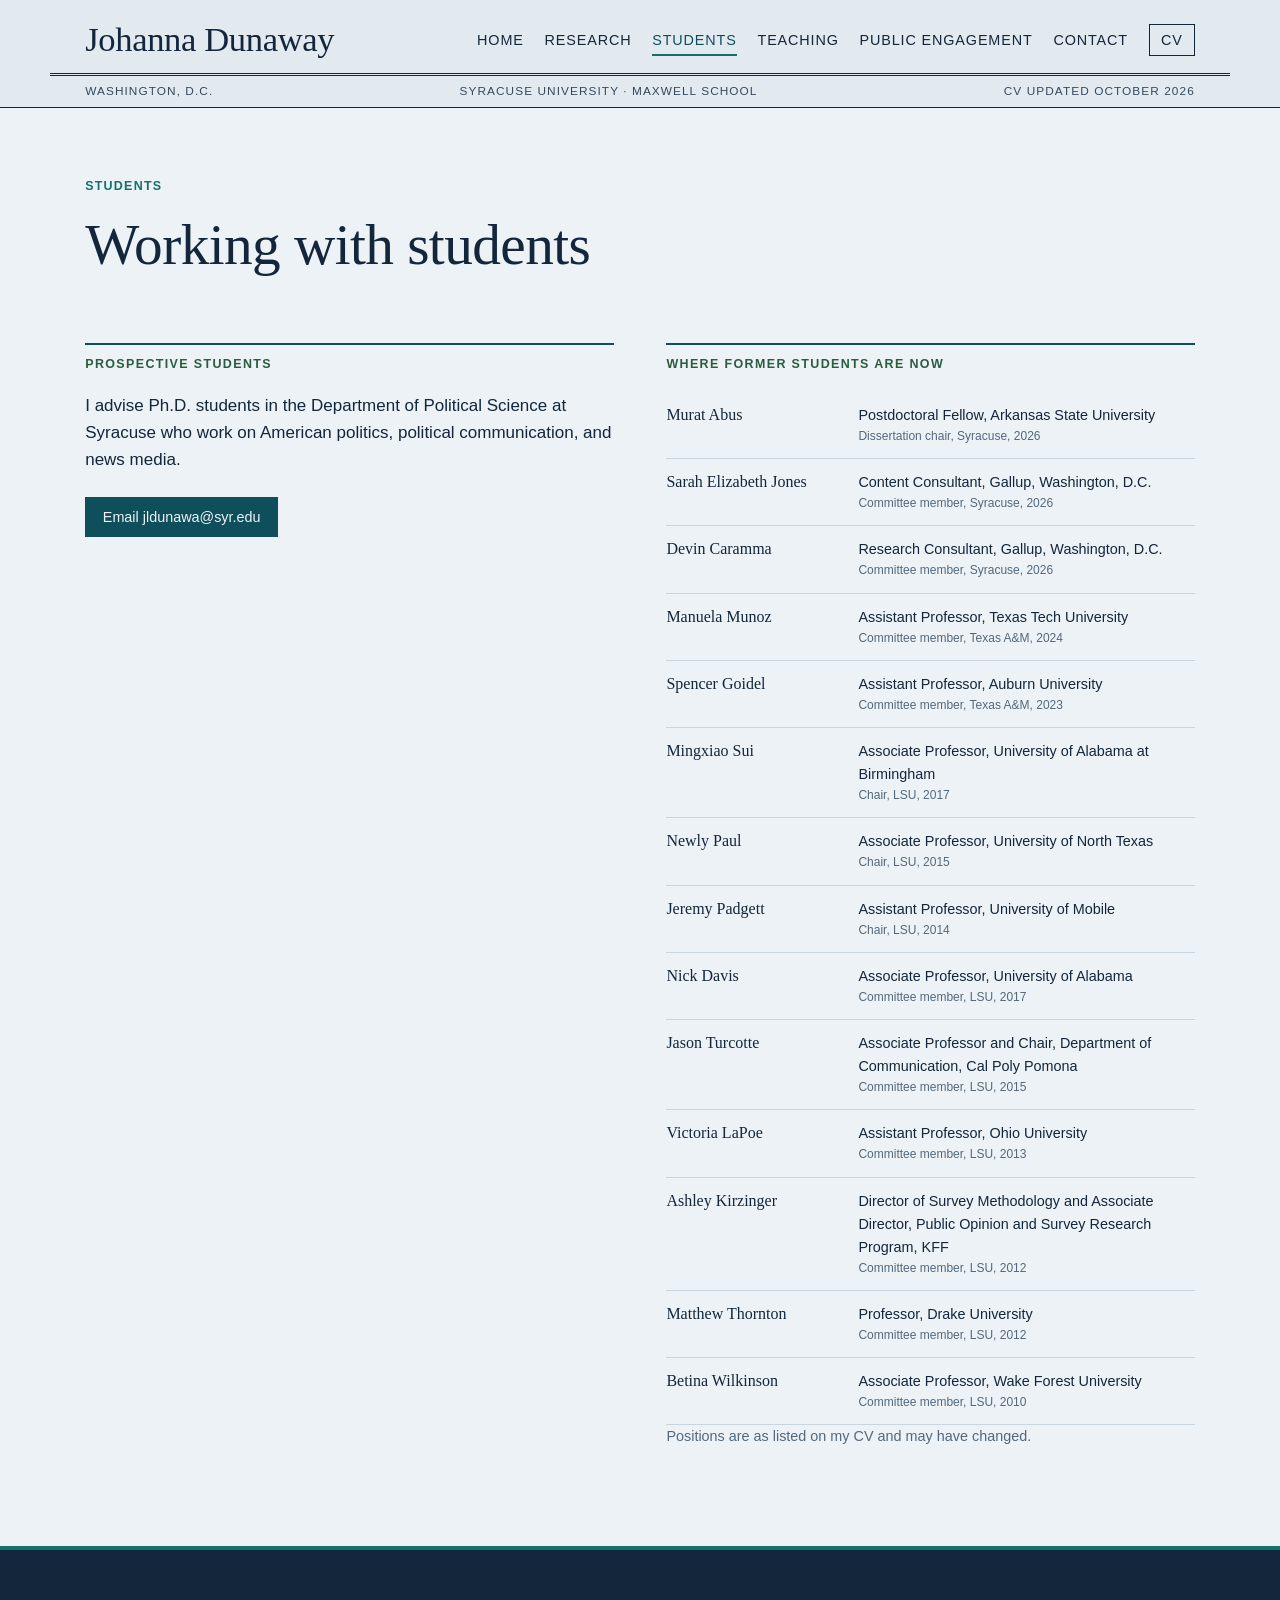
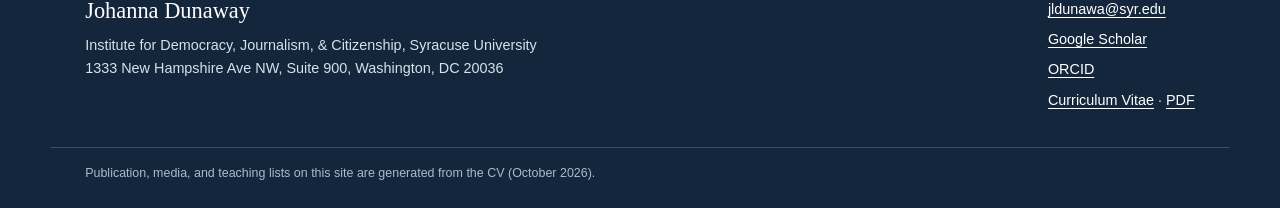
<file: students.html>
<!doctype html>
<html lang="en">
<head>
<meta charset="utf-8">
<meta name="viewport" content="width=device-width, initial-scale=1">
<title>Students · Johanna Dunaway</title>
<meta name="description" content="Johanna Dunaway studies how the news media environment shapes what citizens know, believe, and do in politics. Professor of political science at Syracuse University and research director of IDJC.">
<meta property="og:title" content="Johanna Dunaway">
<meta property="og:description" content="Johanna Dunaway studies how the news media environment shapes what citizens know, believe, and do in politics. Professor of political science at Syracuse University and research director of IDJC.">
<meta property="og:image" content="img/portrait-480.jpg">
<link rel="icon" href="data:image/svg+xml,<svg xmlns='http://www.w3.org/2000/svg' viewBox='0 0 32 32'><rect width='32' height='32' rx='4' fill='%231d2a3a'/><text x='16' y='23' font-family='Georgia,serif' font-size='19' text-anchor='middle' fill='%23f5f1e8'>JD</text></svg>">
<link rel="preconnect" href="https://api.fontshare.com" crossorigin>
<link href="https://api.fontshare.com/v2/css?f[]=zodiak@400,500,700&f[]=switzer@400,500,600&display=swap" rel="stylesheet">
<link rel="stylesheet" href="css/site.css">
</head>
<body>
<a class="skip" href="#main">Skip to content</a>
<header class="masthead">
  <div class="wrap masthead-row">
    <a class="wordmark" href="index.html">Johanna Dunaway</a>
    <button class="nav-toggle" aria-expanded="false" aria-controls="nav">Menu</button>
    <nav id="nav" aria-label="Main">
      <ul>
      <li><a href="index.html">Home</a></li><li><a href="research.html">Research</a></li><li><a href="students.html" aria-current="page">Students</a></li><li><a href="teaching.html">Teaching</a></li><li><a href="media.html">Public Engagement</a></li><li><a href="contact.html">Contact</a></li><li><a href="cv.html" class="cv-link">CV</a></li>
      </ul>
    </nav>
  </div>
  <div class="wrap dateline"><span>Washington, D.C.</span><span>Syracuse University · Maxwell School</span><span>CV updated October 2026</span></div>
</header>
<main id="main">

<header class="page-head wrap"><p class="kicker">Students</p><h1>Working with students</h1></header>
<section class="wrap section two">
  <div><h2 class="label">Prospective students</h2><p>I advise Ph.D. students in the Department of Political Science at Syracuse who work on American politics, political communication, and news media.</p>
    <p><a class="button" href="mailto:jldunawa@syr.edu">Email jldunawa@syr.edu</a></p>
  </div>
  <div><h2 class="label">Where former students are now</h2>
    <ul class="people"><li><strong>Murat Abus</strong><span>Postdoctoral Fellow, Arkansas State University</span><small>Dissertation chair, Syracuse, 2026</small></li><li><strong>Sarah Elizabeth Jones</strong><span>Content Consultant, Gallup, Washington, D.C.</span><small>Committee member, Syracuse, 2026</small></li><li><strong>Devin Caramma</strong><span>Research Consultant, Gallup, Washington, D.C.</span><small>Committee member, Syracuse, 2026</small></li><li><strong>Manuela Munoz</strong><span>Assistant Professor, Texas Tech University</span><small>Committee member, Texas A&amp;M, 2024</small></li><li><strong>Spencer Goidel</strong><span>Assistant Professor, Auburn University</span><small>Committee member, Texas A&amp;M, 2023</small></li><li><strong>Mingxiao Sui</strong><span>Associate Professor, University of Alabama at Birmingham</span><small>Chair, LSU, 2017</small></li><li><strong>Newly Paul</strong><span>Associate Professor, University of North Texas</span><small>Chair, LSU, 2015</small></li><li><strong>Jeremy Padgett</strong><span>Assistant Professor, University of Mobile</span><small>Chair, LSU, 2014</small></li><li><strong>Nick Davis</strong><span>Associate Professor, University of Alabama</span><small>Committee member, LSU, 2017</small></li><li><strong>Jason Turcotte</strong><span>Associate Professor and Chair, Department of Communication, Cal Poly Pomona</span><small>Committee member, LSU, 2015</small></li><li><strong>Victoria LaPoe</strong><span>Assistant Professor, Ohio University</span><small>Committee member, LSU, 2013</small></li><li><strong>Ashley Kirzinger</strong><span>Director of Survey Methodology and Associate Director, Public Opinion and Survey Research Program, KFF</span><small>Committee member, LSU, 2012</small></li><li><strong>Matthew Thornton</strong><span>Professor, Drake University</span><small>Committee member, LSU, 2012</small></li><li><strong>Betina Wilkinson</strong><span>Associate Professor, Wake Forest University</span><small>Committee member, LSU, 2010</small></li></ul>
    <p class="muted small">Positions are as listed on my CV and may have changed.</p>
  </div>
</section>

</main>
<footer class="footer">
  <div class="wrap footer-row">
    <div>
      <p class="footer-name">Johanna Dunaway</p>
      <p>Institute for Democracy, Journalism, &amp; Citizenship, Syracuse University<br>1333 New Hampshire Ave NW, Suite 900, Washington, DC 20036</p>
    </div>
    <ul class="footer-links">
      <li><a href="mailto:jldunawa@syr.edu">jldunawa@syr.edu</a></li>
      <li><a href="https://scholar.google.com/citations?user=AzPHmwYAAAAJ&amp;hl=en">Google Scholar</a></li>
      <li><a href="https://orcid.org/0000-0003-3975-5227">ORCID</a></li>
      <li><a href="cv.html">Curriculum Vitae</a> · <a href="Dunaway_CV.pdf">PDF</a></li>
    </ul>
  </div>
  <div class="wrap footer-fine">Publication, media, and teaching lists on this site are generated from the CV (October 2026).</div>
</footer>
<script>
const b=document.querySelector('.nav-toggle'),n=document.getElementById('nav');
b.addEventListener('click',()=>{const o=n.classList.toggle('open');b.setAttribute('aria-expanded',o)});
</script>
</body>
</html>
</file>
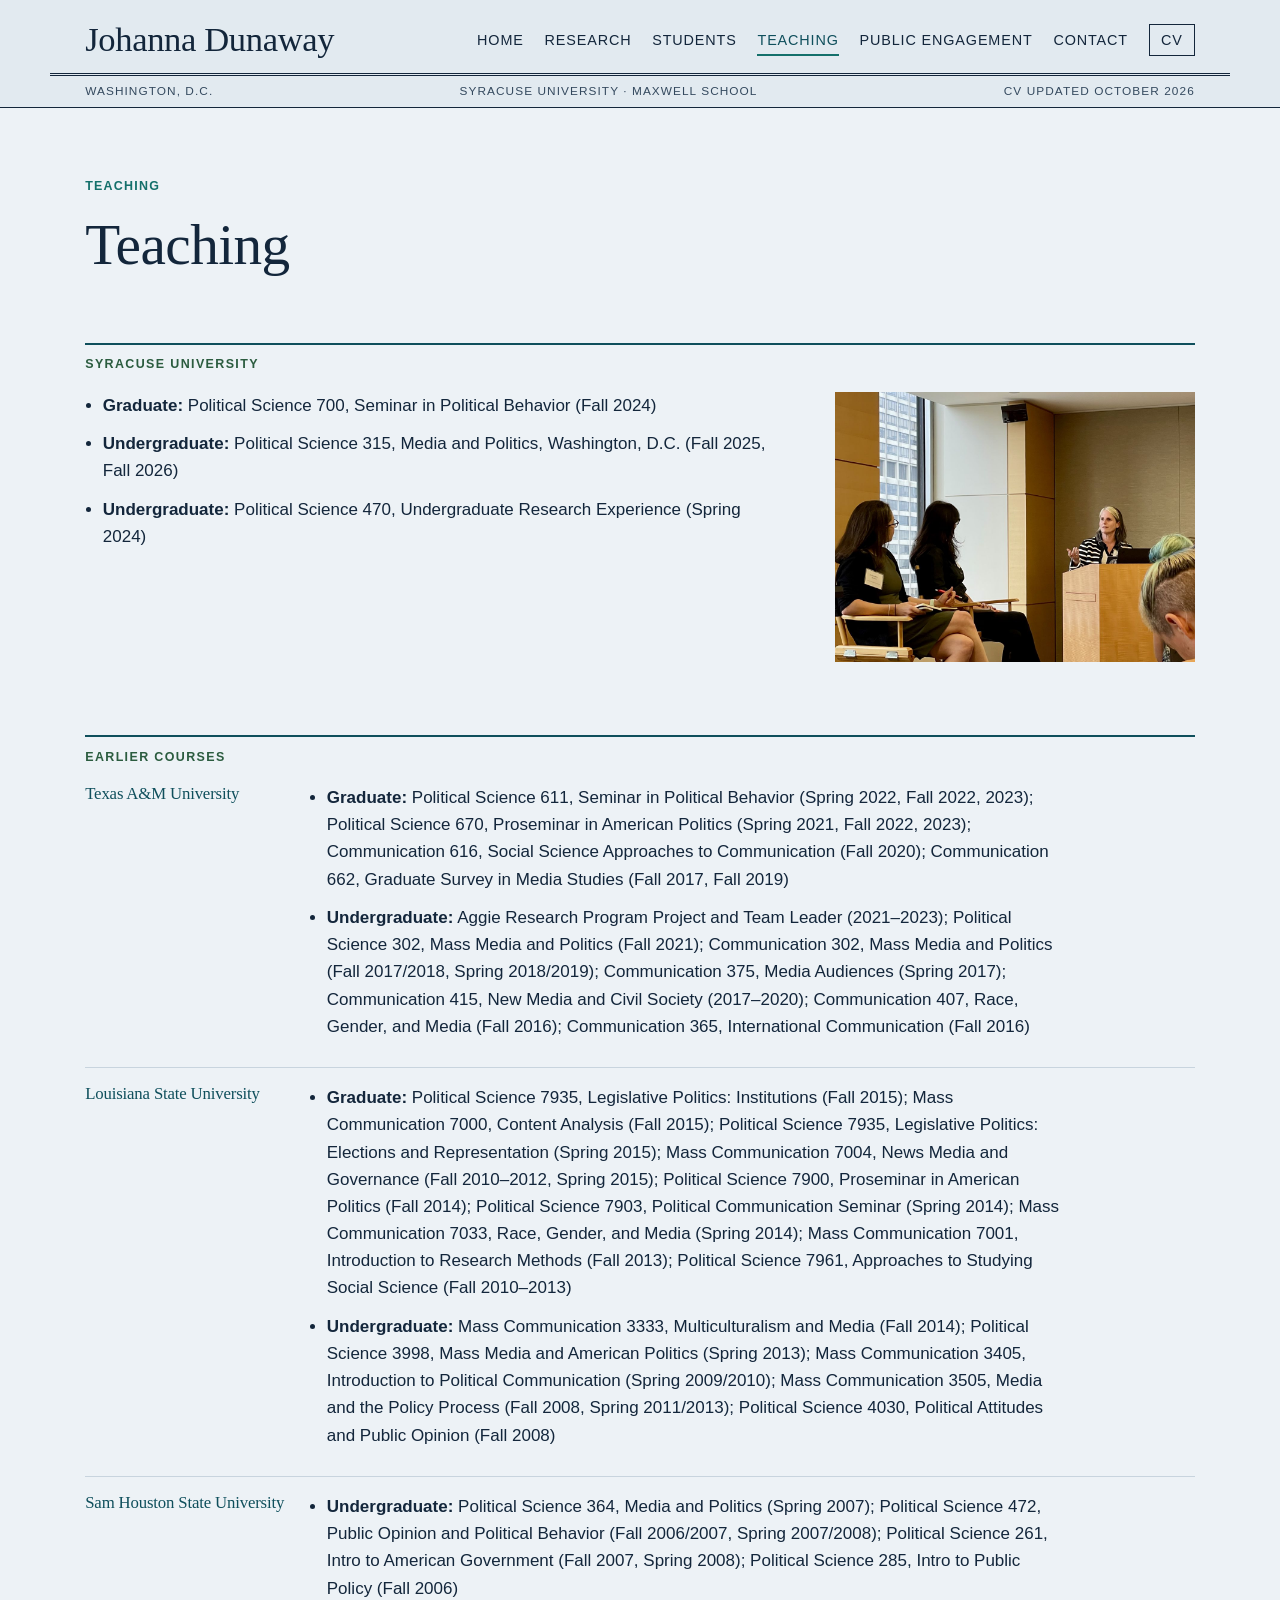
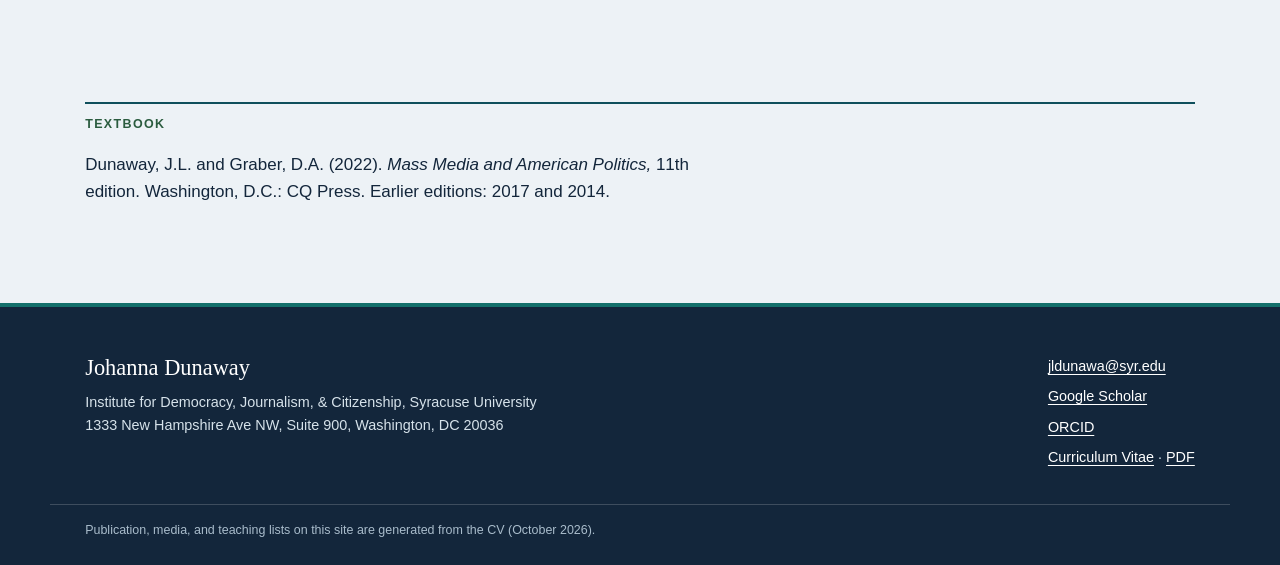
<file: teaching.html>
<!doctype html>
<html lang="en">
<head>
<meta charset="utf-8">
<meta name="viewport" content="width=device-width, initial-scale=1">
<title>Teaching · Johanna Dunaway</title>
<meta name="description" content="Johanna Dunaway studies how the news media environment shapes what citizens know, believe, and do in politics. Professor of political science at Syracuse University and research director of IDJC.">
<meta property="og:title" content="Johanna Dunaway">
<meta property="og:description" content="Johanna Dunaway studies how the news media environment shapes what citizens know, believe, and do in politics. Professor of political science at Syracuse University and research director of IDJC.">
<meta property="og:image" content="img/portrait-480.jpg">
<link rel="icon" href="data:image/svg+xml,<svg xmlns='http://www.w3.org/2000/svg' viewBox='0 0 32 32'><rect width='32' height='32' rx='4' fill='%231d2a3a'/><text x='16' y='23' font-family='Georgia,serif' font-size='19' text-anchor='middle' fill='%23f5f1e8'>JD</text></svg>">
<link rel="preconnect" href="https://api.fontshare.com" crossorigin>
<link href="https://api.fontshare.com/v2/css?f[]=zodiak@400,500,700&f[]=switzer@400,500,600&display=swap" rel="stylesheet">
<link rel="stylesheet" href="css/site.css">
</head>
<body>
<a class="skip" href="#main">Skip to content</a>
<header class="masthead">
  <div class="wrap masthead-row">
    <a class="wordmark" href="index.html">Johanna Dunaway</a>
    <button class="nav-toggle" aria-expanded="false" aria-controls="nav">Menu</button>
    <nav id="nav" aria-label="Main">
      <ul>
      <li><a href="index.html">Home</a></li><li><a href="research.html">Research</a></li><li><a href="students.html">Students</a></li><li><a href="teaching.html" aria-current="page">Teaching</a></li><li><a href="media.html">Public Engagement</a></li><li><a href="contact.html">Contact</a></li><li><a href="cv.html" class="cv-link">CV</a></li>
      </ul>
    </nav>
  </div>
  <div class="wrap dateline"><span>Washington, D.C.</span><span>Syracuse University · Maxwell School</span><span>CV updated October 2026</span></div>
</header>
<main id="main">


<header class="page-head wrap"><p class="kicker">Teaching</p><h1>Teaching</h1></header>
<section class="wrap section">
  <h2 class="label">Syracuse University</h2>
  <div class="with-photo"><ul class="courses"><li><strong>Graduate:</strong> Political Science 700, Seminar in Political Behavior (Fall 2024)</li><li><strong>Undergraduate:</strong> Political Science 315, Media and Politics, Washington, D.C. (Fall 2025, Fall 2026)</li><li><strong>Undergraduate:</strong> Political Science 470, Undergraduate Research Experience (Spring 2024)</li></ul>
  <figure class="side-photo landscape"><img src="img/podium.jpg" alt="Johanna Dunaway speaking at a podium to a seated audience" loading="lazy" width="1200" height="900"></figure></div>
</section>
<section class="wrap section">
  <h2 class="label">Earlier courses</h2>
  <div class="history">
  <div class="year"><h3>Texas A&amp;M University</h3><ul class="courses"><li><strong>Graduate:</strong> Political Science 611, Seminar in Political Behavior (Spring 2022, Fall 2022, 2023); Political Science 670, Proseminar in American Politics (Spring 2021, Fall 2022, 2023); Communication 616, Social Science Approaches to Communication (Fall 2020); Communication 662, Graduate Survey in Media Studies (Fall 2017, Fall 2019)</li><li><strong>Undergraduate:</strong> Aggie Research Program Project and Team Leader (2021–2023); Political Science 302, Mass Media and Politics (Fall 2021); Communication 302, Mass Media and Politics (Fall 2017/2018, Spring 2018/2019); Communication 375, Media Audiences (Spring 2017); Communication 415, New Media and Civil Society (2017–2020); Communication 407, Race, Gender, and Media (Fall 2016); Communication 365, International Communication (Fall 2016)</li></ul></div><div class="year"><h3>Louisiana State University</h3><ul class="courses"><li><strong>Graduate:</strong> Political Science 7935, Legislative Politics: Institutions (Fall 2015); Mass Communication 7000, Content Analysis (Fall 2015); Political Science 7935, Legislative Politics: Elections and Representation (Spring 2015); Mass Communication 7004, News Media and Governance (Fall 2010–2012, Spring 2015); Political Science 7900, Proseminar in American Politics (Fall 2014); Political Science 7903, Political Communication Seminar (Spring 2014); Mass Communication 7033, Race, Gender, and Media (Spring 2014); Mass Communication 7001, Introduction to Research Methods (Fall 2013); Political Science 7961, Approaches to Studying Social Science (Fall 2010–2013)</li><li><strong>Undergraduate:</strong> Mass Communication 3333, Multiculturalism and Media (Fall 2014); Political Science 3998, Mass Media and American Politics (Spring 2013); Mass Communication 3405, Introduction to Political Communication (Spring 2009/2010); Mass Communication 3505, Media and the Policy Process (Fall 2008, Spring 2011/2013); Political Science 4030, Political Attitudes and Public Opinion (Fall 2008)</li></ul></div><div class="year"><h3>Sam Houston State University</h3><ul class="courses"><li><strong>Undergraduate:</strong> Political Science 364, Media and Politics (Spring 2007); Political Science 472, Public Opinion and Political Behavior (Fall 2006/2007, Spring 2007/2008); Political Science 261, Intro to American Government (Fall 2007, Spring 2008); Political Science 285, Intro to Public Policy (Fall 2006)</li></ul></div>
  </div>
</section>
<section class="wrap section">
  <h2 class="label">Textbook</h2>
  <p class="measure">Dunaway, J.L. and Graber, D.A. (2022). <em>Mass Media and American Politics,</em> 11th edition. Washington, D.C.: CQ Press. Earlier editions: 2017 and 2014.</p>
</section>

</main>
<footer class="footer">
  <div class="wrap footer-row">
    <div>
      <p class="footer-name">Johanna Dunaway</p>
      <p>Institute for Democracy, Journalism, &amp; Citizenship, Syracuse University<br>1333 New Hampshire Ave NW, Suite 900, Washington, DC 20036</p>
    </div>
    <ul class="footer-links">
      <li><a href="mailto:jldunawa@syr.edu">jldunawa@syr.edu</a></li>
      <li><a href="https://scholar.google.com/citations?user=AzPHmwYAAAAJ&amp;hl=en">Google Scholar</a></li>
      <li><a href="https://orcid.org/0000-0003-3975-5227">ORCID</a></li>
      <li><a href="cv.html">Curriculum Vitae</a> · <a href="Dunaway_CV.pdf">PDF</a></li>
    </ul>
  </div>
  <div class="wrap footer-fine">Publication, media, and teaching lists on this site are generated from the CV (October 2026).</div>
</footer>
<script>
const b=document.querySelector('.nav-toggle'),n=document.getElementById('nav');
b.addEventListener('click',()=>{const o=n.classList.toggle('open');b.setAttribute('aria-expanded',o)});
</script>
</body>
</html>
</file>
<file: css/site.css>
/* Johanna Dunaway — editorial broadsheet. Cool blue-gray paper, navy ink, teal and forest-green accents. */
:root{
  --paper:#edf2f6; --paper-2:#e2eaf0; --ink:#13263b; --ink-2:#34495e; --ink-3:#53687b;
  --rule:#c8d4de; --accent:#14706b; --accent-ink:#0f5450; --green:#2b5c3f; --teal:#0f4f5c; --navy:#13263b;
  --serif:"Zodiak", Georgia, "Times New Roman", serif;
  --sans:"Switzer", "Helvetica Neue", Arial, sans-serif;
  --text-sm:clamp(.84rem,.82rem + .1vw,.9rem);
  --text-base:clamp(1rem,.97rem + .15vw,1.0625rem);
  --text-lg:clamp(1.15rem,1.05rem + .4vw,1.35rem);
  --text-xl:clamp(1.6rem,1.3rem + 1.2vw,2.3rem);
  --text-2xl:clamp(2.1rem,1.5rem + 2.6vw,3.6rem);
  --wrap:1180px; --gap:clamp(1.25rem,1rem + 1.5vw,2.5rem);
}
*{box-sizing:border-box}
html{-webkit-text-size-adjust:100%}
body{margin:0;background:var(--paper);color:var(--ink);font:400 var(--text-base)/1.6 var(--sans);-webkit-font-smoothing:antialiased;text-rendering:optimizeLegibility}
img{max-width:100%;height:auto;display:block}
a{color:var(--accent-ink);text-decoration-thickness:1px;text-underline-offset:.18em}
a:hover{color:var(--accent);text-decoration-thickness:2px}
:focus-visible{outline:2px solid var(--accent);outline-offset:3px}
.wrap{max-width:var(--wrap);margin:0 auto;padding:0 var(--gap)}
.skip{position:absolute;left:-999px}.skip:focus{left:1rem;top:1rem;background:var(--ink);color:var(--paper);padding:.5rem 1rem;z-index:10}
.sr{position:absolute;width:1px;height:1px;overflow:hidden;clip:rect(0 0 0 0)}

/* Masthead */
.masthead{border-bottom:1px solid var(--ink);background:var(--paper-2)}
.masthead-row{display:flex;align-items:center;justify-content:space-between;gap:1rem;padding-top:1.4rem;padding-bottom:1rem;border-bottom:3px double var(--ink)}
.wordmark{font:500 clamp(1.5rem,1.2rem + 1.2vw,2.2rem)/1 var(--serif);color:var(--navy);text-decoration:none;letter-spacing:-.01em}
.wordmark:hover{color:var(--teal)}
nav ul{list-style:none;margin:0;padding:0;display:flex;gap:clamp(.9rem,.5rem + 1vw,1.7rem);align-items:center}
nav a{font:500 var(--text-sm)/1 var(--sans);letter-spacing:.06em;text-transform:uppercase;color:var(--ink);text-decoration:none;padding:.4rem 0;border-bottom:2px solid transparent}
nav a:hover{color:var(--accent);border-color:var(--accent)}
nav a[aria-current=page]{border-color:var(--accent);color:var(--teal)}
nav .cv-link{border:1px solid var(--ink);padding:.45rem .7rem}
nav .cv-link:hover{background:var(--ink);color:var(--paper);border-color:var(--ink)}
.nav-toggle{display:none;font:500 var(--text-sm) var(--sans);text-transform:uppercase;letter-spacing:.06em;background:none;border:1px solid var(--ink);color:var(--ink);padding:.45rem .8rem;cursor:pointer}
.dateline{display:flex;justify-content:space-between;gap:1rem;font:500 .74rem/1 var(--sans);letter-spacing:.09em;text-transform:uppercase;color:var(--ink-2);padding-top:.6rem;padding-bottom:.6rem}

/* Type */
h1,h2,h3{font-family:var(--serif);font-weight:500;line-height:1.15;letter-spacing:-.01em;margin:0;color:var(--navy)}
h3{color:var(--teal)}
h1{font-size:var(--text-2xl);text-wrap:balance}
h3{font-size:var(--text-lg);margin-bottom:.6rem}
p{margin:0 0 1rem}
.kicker{font:600 .78rem/1.4 var(--sans);letter-spacing:.1em;text-transform:uppercase;color:var(--accent);margin-bottom:1rem}
.label{font:600 .78rem/1.3 var(--sans);letter-spacing:.11em;text-transform:uppercase;color:var(--green);padding-top:.7rem;border-top:2px solid var(--teal);margin-bottom:1.2rem}
.label.spaced{margin-top:2.5rem}
.lede{font:400 var(--text-lg)/1.5 var(--serif);color:var(--ink-2);max-width:60ch;margin-top:1.2rem}
.muted{color:var(--ink-3)}.small{font-size:var(--text-sm)}
.measure{max-width:68ch}
em{font-style:italic}

/* Home */
.hero{display:grid;grid-template-columns:minmax(0,1fr) 300px;gap:calc(var(--gap)*1.5);padding-top:clamp(2.5rem,2rem + 3vw,5rem);padding-bottom:clamp(2.5rem,2rem + 2vw,4rem);align-items:start}
.hero h1{font-size:clamp(1.8rem,1.4rem + 1.6vw,2.75rem);line-height:1.18;max-width:20ch;margin-bottom:1.6rem}
.bio{max-width:62ch;color:var(--ink)}
.hero-photo{margin:0;position:relative}
.hero-photo img{width:100%;aspect-ratio:4/5;object-fit:cover;filter:saturate(.92)}
.hero-photo::after{content:"";position:absolute;inset:auto -12px -12px auto;width:60%;height:40%;border-right:3px solid var(--accent);border-bottom:3px solid var(--accent);pointer-events:none}
.linkrow{display:flex;flex-wrap:wrap;gap:.6rem 1.4rem;margin-top:1.6rem;font:500 var(--text-sm) var(--sans)}
.linkrow a{color:var(--ink);text-decoration:none;border-bottom:1px solid var(--accent)}
.linkrow a:hover{color:var(--accent)}
.books-strip{display:grid;grid-template-columns:repeat(3,1fr);gap:var(--gap);padding-top:2rem;padding-bottom:2rem;border-top:1px solid var(--rule);border-bottom:1px solid var(--rule)}
.book-mini{display:flex;gap:1rem;align-items:center;text-decoration:none;color:var(--ink)}
.book-mini img{width:70px;height:auto;box-shadow:0 1px 0 var(--rule),0 6px 14px -8px rgba(0,0,0,.35)}
.book-mini em{display:block;font:500 1rem/1.3 var(--serif);font-style:italic}
.book-mini small{display:block;color:var(--ink-3);font-size:.8rem;margin-top:.3rem}
.book-mini:hover em{color:var(--accent)}
.grid-3{display:grid;grid-template-columns:repeat(3,1fr);gap:var(--gap);padding-top:clamp(2.5rem,2rem + 2vw,4rem);padding-bottom:clamp(3rem,2rem + 3vw,5rem)}

/* Lists */
.dated{list-style:none;margin:0;padding:0}
.dated li{display:grid;grid-template-columns:5.6rem 1fr;gap:.9rem;padding:.7rem 0;border-bottom:1px solid var(--rule);font-size:var(--text-sm);line-height:1.5}
.dated .d{font:500 .78rem/1.6 var(--sans);color:var(--ink-3);letter-spacing:.03em;font-variant-numeric:tabular-nums}
.grid-3 .dated li{grid-template-columns:4.9rem 1fr}
.pubs{list-style:none;margin:0;padding:0}
.pubs li{padding:.8rem 0;border-bottom:1px solid var(--rule);font-size:var(--text-sm);line-height:1.55;overflow-wrap:anywhere}
.pubs li:first-child{padding-top:0}
.pubs a{overflow-wrap:anywhere}

/* Pages */
.page-head{padding-top:clamp(2.5rem,2rem + 3vw,5rem);padding-bottom:clamp(1.5rem,1rem + 2vw,3rem)}
.section{padding-top:1.5rem;padding-bottom:clamp(2rem,1.5rem + 2vw,3.5rem)}
.books{display:grid;grid-template-columns:repeat(3,1fr);gap:calc(var(--gap)*1.2);margin-bottom:1.5rem}
.book img{width:100%;max-width:260px;aspect-ratio:2/3;object-fit:cover;margin-bottom:1.1rem;box-shadow:0 14px 28px -16px rgba(0,0,0,.45)}
.book h3{font-size:1.15rem;line-height:1.3}
.book p{font-size:var(--text-sm);margin-bottom:.3rem}
.themes{display:grid;grid-template-columns:repeat(3,1fr);gap:var(--gap)}
.two{display:grid;grid-template-columns:1fr 1fr;gap:calc(var(--gap)*1.5)}
details.all{border-top:1px solid var(--rule);border-bottom:1px solid var(--rule);margin-bottom:1.5rem}
details.all summary{cursor:pointer;padding:1rem 0;font:500 var(--text-sm) var(--sans);letter-spacing:.04em;color:var(--accent-ink);list-style:none}
details.all summary::before{content:"+ ";font-weight:600}
details[open].all summary::before{content:"– "}
.year{display:grid;grid-template-columns:7rem 1fr;gap:1rem;padding:1rem 0;border-top:1px solid var(--rule)}
.year h3{font-size:1.05rem}
.history .year{grid-template-columns:13rem 1fr}
.history .year:first-child{border-top:0;padding-top:0}
.people{list-style:none;margin:0;padding:0}
.people li{display:grid;grid-template-columns:minmax(0,11rem) 1fr;column-gap:1rem;padding:.75rem 0;border-bottom:1px solid var(--rule);font-size:var(--text-sm)}
.people strong{font:500 1rem/1.4 var(--serif);color:var(--navy)}
.people small{grid-column:2;color:var(--ink-3)}
.button{display:inline-block;background:var(--ink);color:var(--paper);text-decoration:none;padding:.75rem 1.1rem;font:500 var(--text-sm) var(--sans);margin-top:.5rem;overflow-wrap:anywhere}
.button{background:var(--teal)}
.button:hover{background:var(--green);color:#fff}
.courses{margin:0;padding-left:1.1rem;max-width:80ch}
.courses li{margin-bottom:.7rem}
.wide-photo{margin-top:0;margin-bottom:1.5rem}
.wide-photo img{width:100%;max-width:720px;aspect-ratio:3/2;object-fit:cover;max-height:420px}
.wide-photo figcaption{max-width:720px;font-size:.82rem;color:var(--ink-3);padding-top:.6rem;border-bottom:1px solid var(--rule);padding-bottom:.6rem}
.contact{display:grid;grid-template-columns:1.2fr 1fr 1fr;gap:var(--gap);padding-bottom:5rem}
.contact .big{font:400 var(--text-xl)/1.2 var(--serif);overflow-wrap:anywhere}
.plain{list-style:none;margin:0;padding:0}.plain li{margin-bottom:.5rem}

.with-photo{display:grid;grid-template-columns:minmax(0,1fr) 260px;gap:calc(var(--gap)*1.5);align-items:start}
.with-photo:has(.landscape){grid-template-columns:minmax(0,1fr) 360px}
.side-photo{margin:0}
.side-photo img{width:100%;aspect-ratio:3/4;object-fit:cover}
.side-photo.landscape img{aspect-ratio:4/3}
.side-photo figcaption{font-size:.8rem;color:var(--ink-3);padding-top:.5rem;line-height:1.45}

.advisory{padding-top:0;padding-bottom:clamp(3rem,2rem + 3vw,5rem)}
.dated.wide li{grid-template-columns:7rem minmax(0,70ch);font-size:var(--text-base)}
.dated.wide strong{font-weight:500;display:block}
.dated .note{display:block;color:var(--ink-2);margin-top:.35rem;font-size:var(--text-sm)}

.expertise p{font-size:var(--text-sm);line-height:1.6;margin:0}
.expertise strong{display:block;font:600 .74rem/1.4 var(--sans);letter-spacing:.09em;text-transform:uppercase;color:var(--accent);margin-bottom:.4rem}

/* Full CV page */
.cv-head{display:flex;justify-content:space-between;align-items:flex-end;gap:1.5rem;flex-wrap:wrap}
.cv-updated{color:var(--ink-3);margin:.6rem 0 0}
.cv-actions{display:flex;gap:.7rem;margin:0}
.button.ghost{background:transparent;color:var(--ink);border:1px solid var(--ink);cursor:pointer}
.button.ghost:hover{background:var(--ink);color:var(--paper)}
.cv-layout{display:grid;grid-template-columns:220px minmax(0,1fr);gap:calc(var(--gap)*1.5);padding-bottom:4rem}
.cv-toc{position:sticky;top:1rem;align-self:start;max-height:calc(100vh - 2rem);overflow:auto;font-size:.84rem}
.cv-toc ol{list-style:none;margin:0;padding:0}
.cv-toc li{margin:0 0 .35rem}
.cv-toc a{color:var(--ink-2);text-decoration:none}
.cv-toc a:hover{color:var(--accent);text-decoration:underline}
.cv-body{max-width:820px}
.cv-sec{padding-bottom:1.6rem}
.cv-sec h2{font:600 .82rem/1.3 var(--sans);letter-spacing:.11em;text-transform:uppercase;color:var(--green);padding-top:.7rem;border-top:2px solid var(--teal);margin:0 0 .9rem}
.cv-sec h3{font:italic 500 1.05rem/1.3 var(--serif);margin:1.2rem 0 .5rem}
.cv-sec>p{font-size:var(--text-sm)}
.cv-intro{color:var(--ink-2);font-style:italic}
.cv-list{list-style:none;margin:0;padding:0}
.cv-list li{display:grid;grid-template-columns:minmax(0,1fr) 7.5rem;column-gap:1.2rem;padding:.55rem 0;border-bottom:1px solid var(--rule);font-size:var(--text-sm);line-height:1.5}
.cv-list .cv-date{grid-column:2;grid-row:1;text-align:right;color:var(--ink-3);font-size:.8rem;font-variant-numeric:tabular-nums}
.cv-list .cv-text{grid-column:1;grid-row:1;overflow-wrap:anywhere}
.cv-sub,.cv-note{display:block;color:var(--ink-2);margin-top:.25rem}
.cv-note{font-size:.84rem;padding-left:1rem}
.cv-body a{color:#1a4e8a}
.cv-sec h3{color:var(--teal)}

/* Footer */
.footer{background:var(--navy);color:#d6e2ea;border-top:4px solid var(--accent);margin-top:2rem;padding:3rem 0 1.5rem;font-size:var(--text-sm)}
.footer a{color:#fff}
.footer-row{display:flex;justify-content:space-between;gap:2rem;flex-wrap:wrap}
.footer-name{font:500 1.4rem var(--serif);color:#fff;margin-bottom:.6rem}
.footer-links{list-style:none;margin:0;padding:0;display:grid;gap:.45rem}
.footer-fine{margin-top:2.2rem;padding-top:1rem;border-top:1px solid rgba(255,255,255,.18);font-size:.78rem;color:#a9bccb}

@media (max-width:960px){
  .themes,.grid-3{grid-template-columns:1fr 1fr}
  .books{grid-template-columns:repeat(3,1fr)}
}
@media (max-width:760px){
  .nav-toggle{display:block}
  nav{position:absolute;left:0;right:0;top:100%;background:var(--paper);border-bottom:1px solid var(--ink);display:none;z-index:5}
  nav.open{display:block}
  .masthead{position:relative}
  nav ul{flex-direction:column;align-items:flex-start;padding:1rem var(--gap) 1.4rem;gap:.9rem}
  .dateline span:nth-child(2){display:none}
  .hero{grid-template-columns:1fr}
  .hero-photo{order:-1;max-width:220px}
  .books-strip,.books,.themes,.grid-3,.two,.contact{grid-template-columns:1fr}
  .book{display:grid;grid-template-columns:110px 1fr;gap:1rem;align-items:start}
  .book img{margin:0}
  .book>*:not(a):not(img){grid-column:2}
  .book a,.book>img{grid-row:1/span 3}
  .year{grid-template-columns:1fr;gap:.3rem}
  .with-photo,.with-photo:has(.landscape){grid-template-columns:1fr}
  .side-photo{max-width:260px}.side-photo.landscape{max-width:100%}
  .cv-layout{grid-template-columns:1fr}.cv-toc{position:static;max-height:none}.cv-toc ol{columns:2;column-gap:1rem}
  .cv-list li{grid-template-columns:1fr}.cv-list .cv-date{grid-column:1;grid-row:1;text-align:left}.cv-list .cv-text{grid-row:2}
  .people li{grid-template-columns:1fr}.people small{grid-column:1}
  .dated li,.dated.wide li{grid-template-columns:4.6rem 1fr}
}

@media print{
  .masthead,.footer,.cv-toc,.cv-actions,.skip{display:none!important}
  body{background:#fff;color:#000;font-size:10.5pt}
  .cv-layout{display:block;padding:0}
  .page-head{padding:0 0 1rem}
  .cv-list li{break-inside:avoid;border-color:#ccc}
  .cv-sec h2{break-after:avoid}
  a{color:#1a4e8a!important;text-decoration:none}
}
</file>
